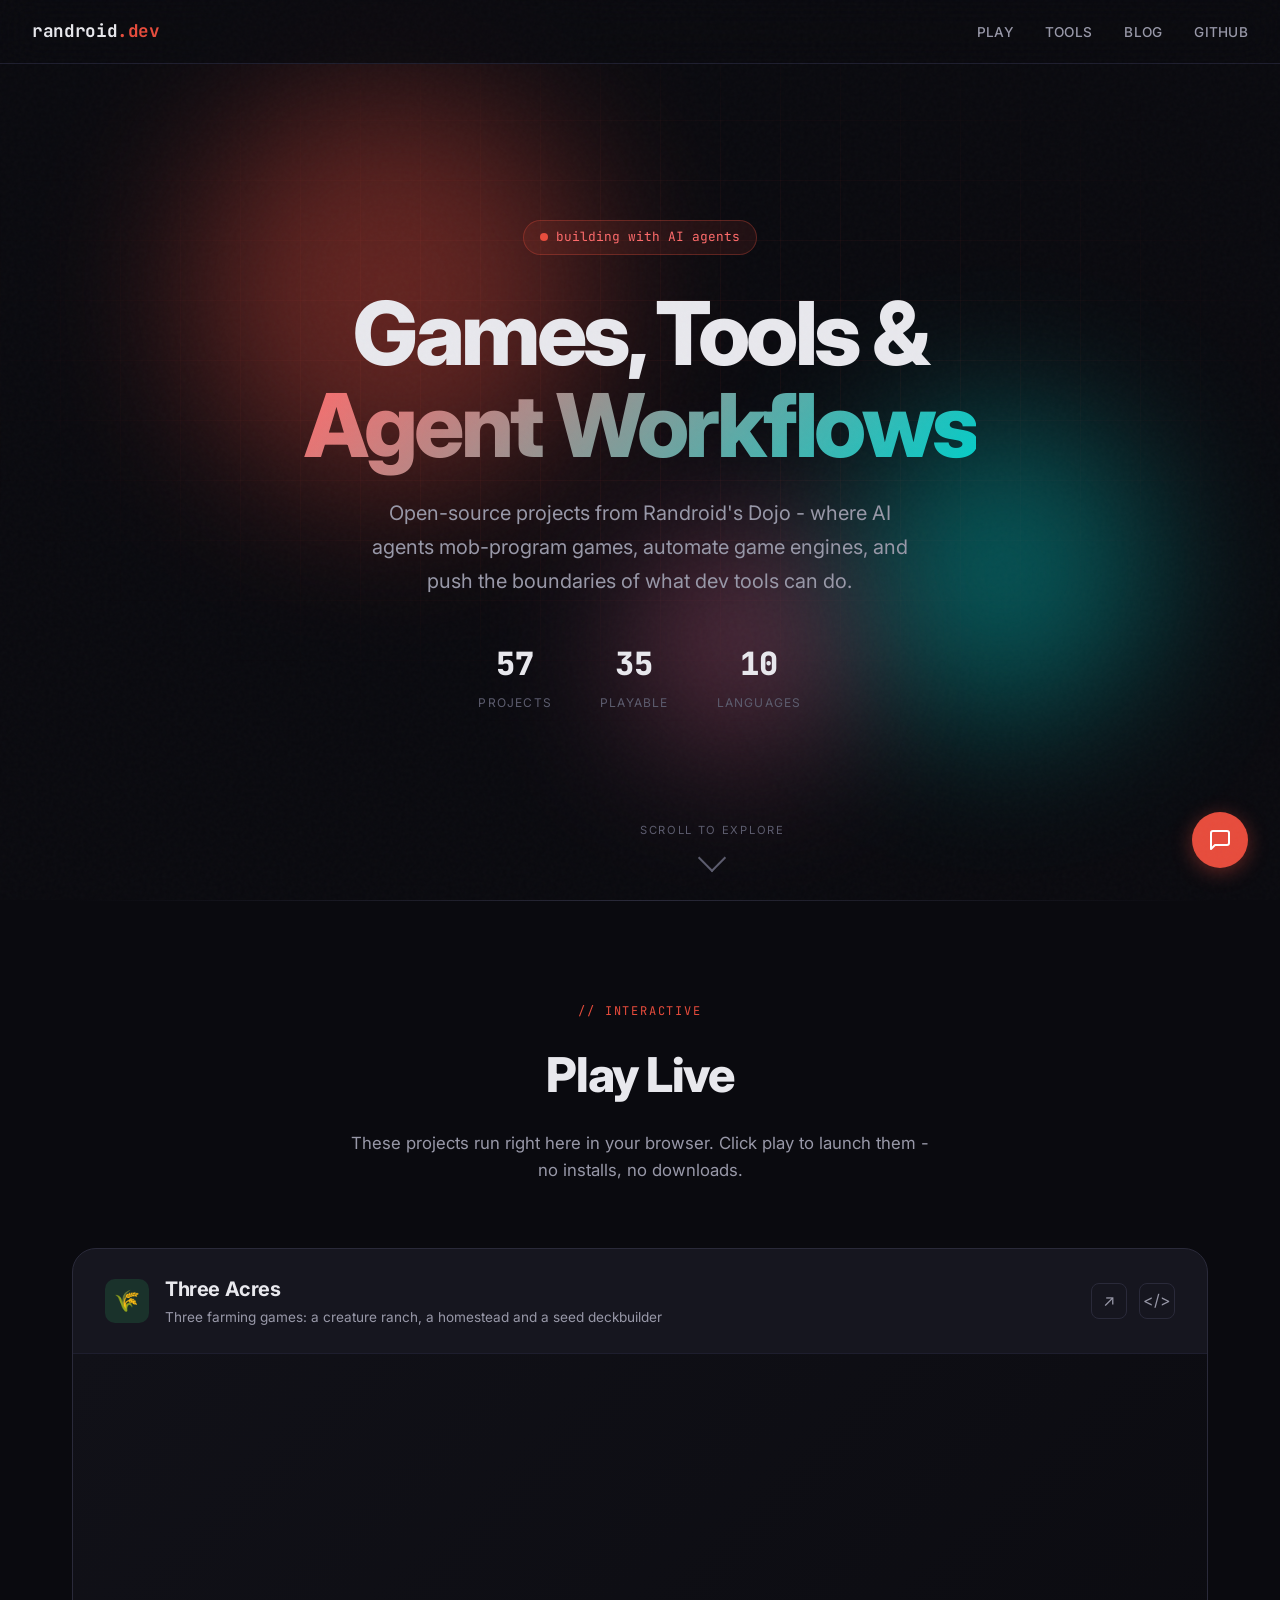
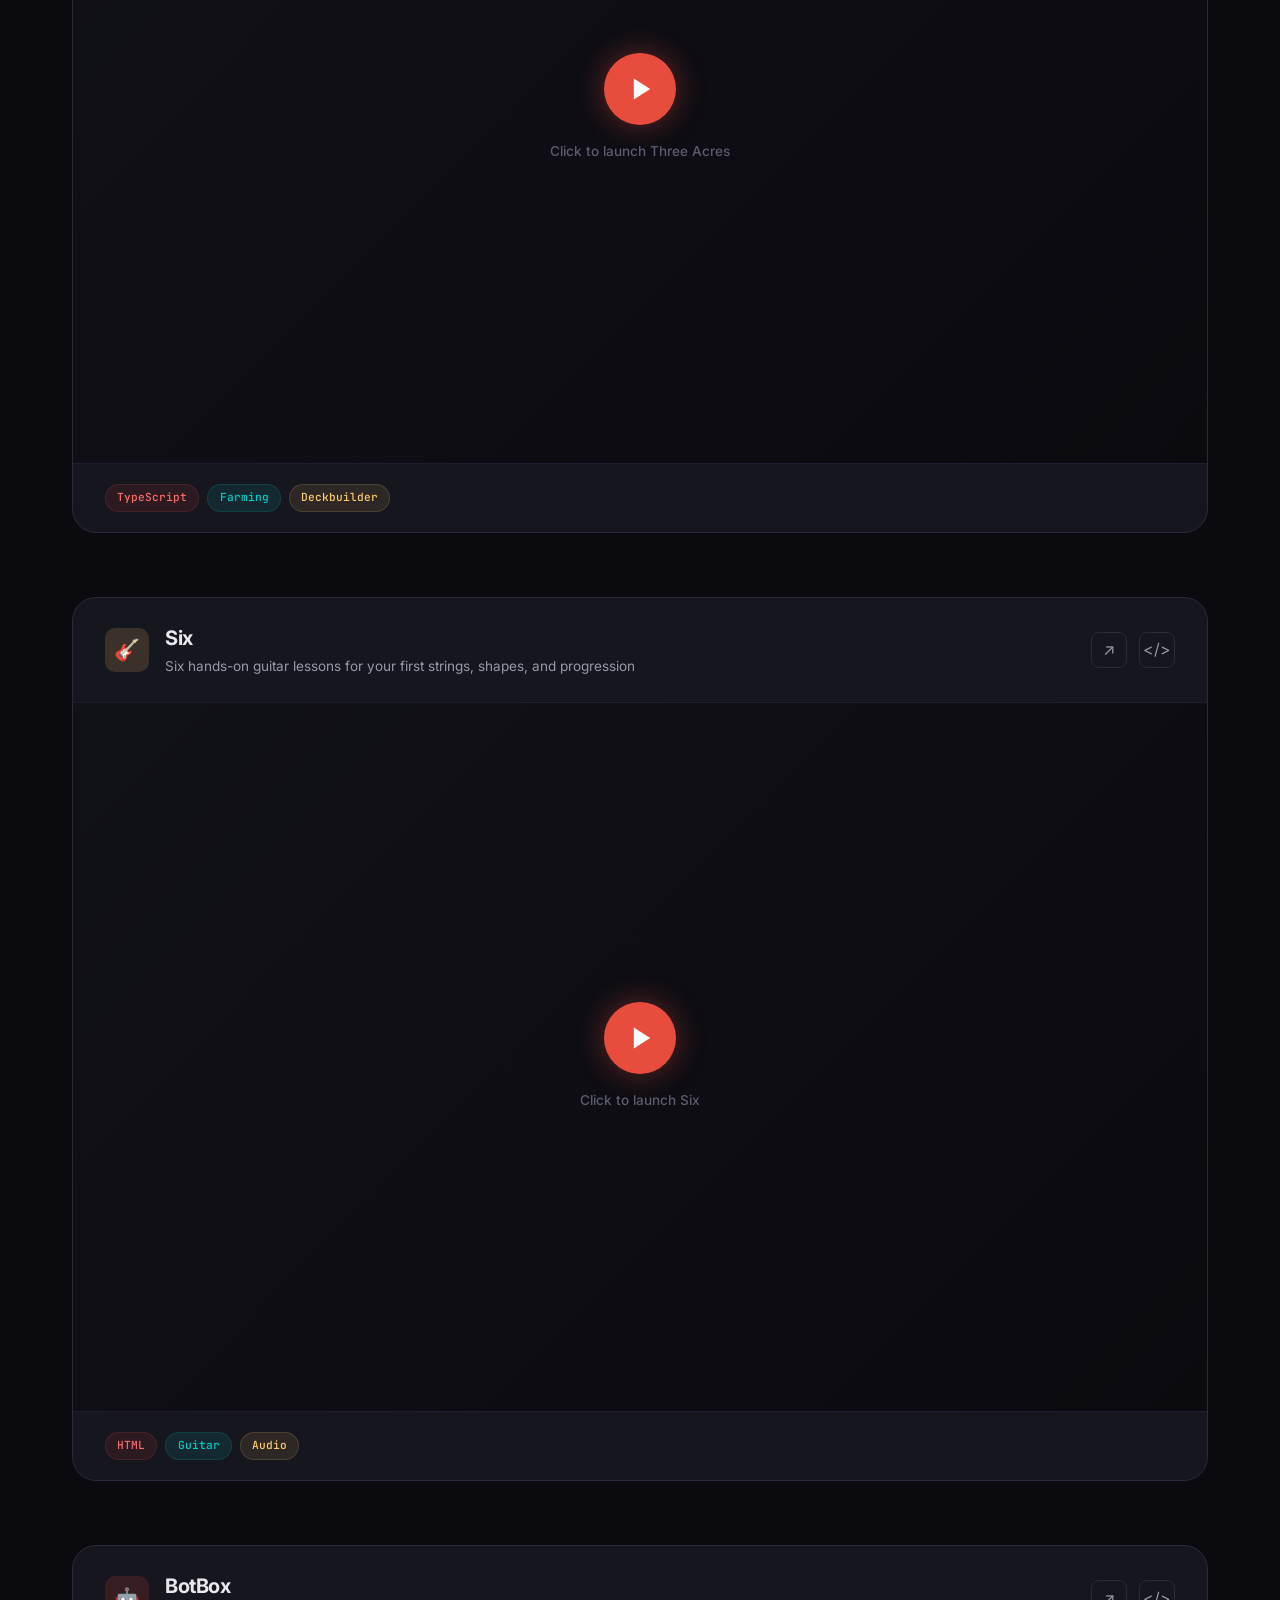
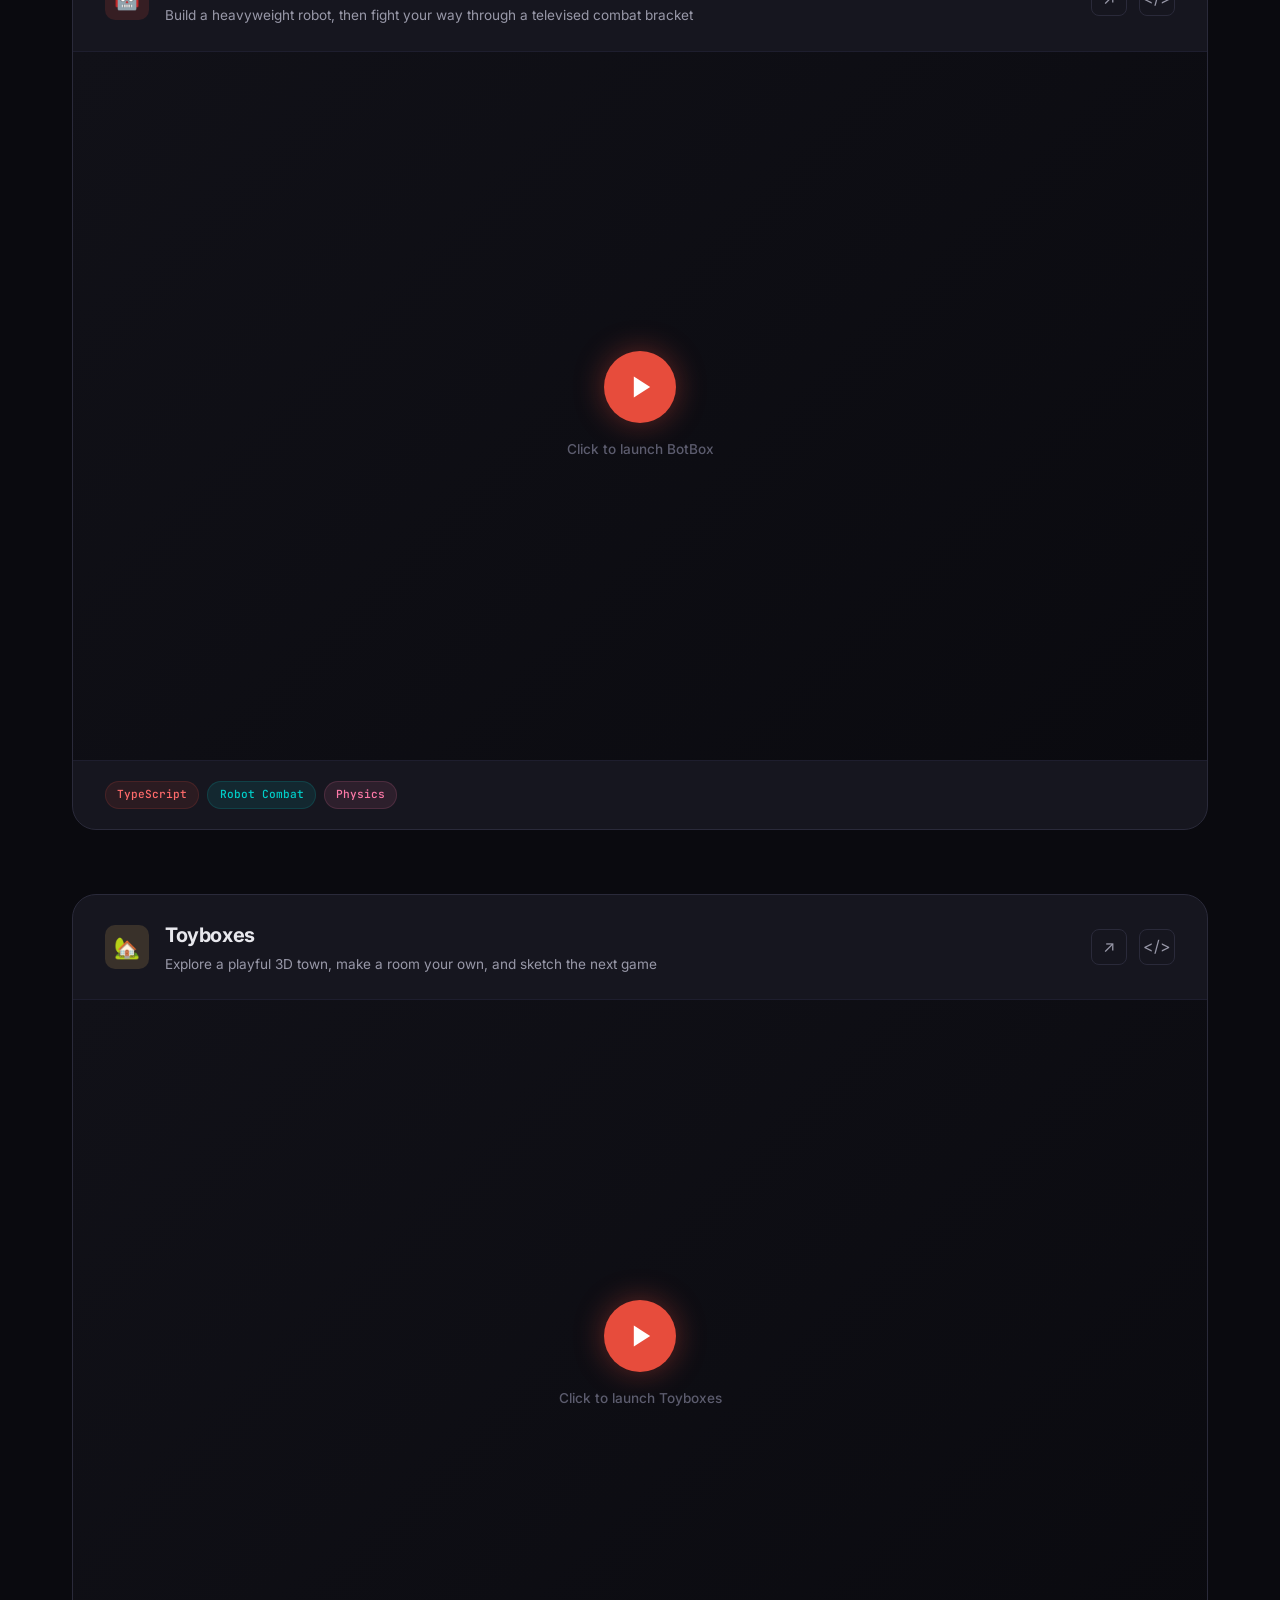
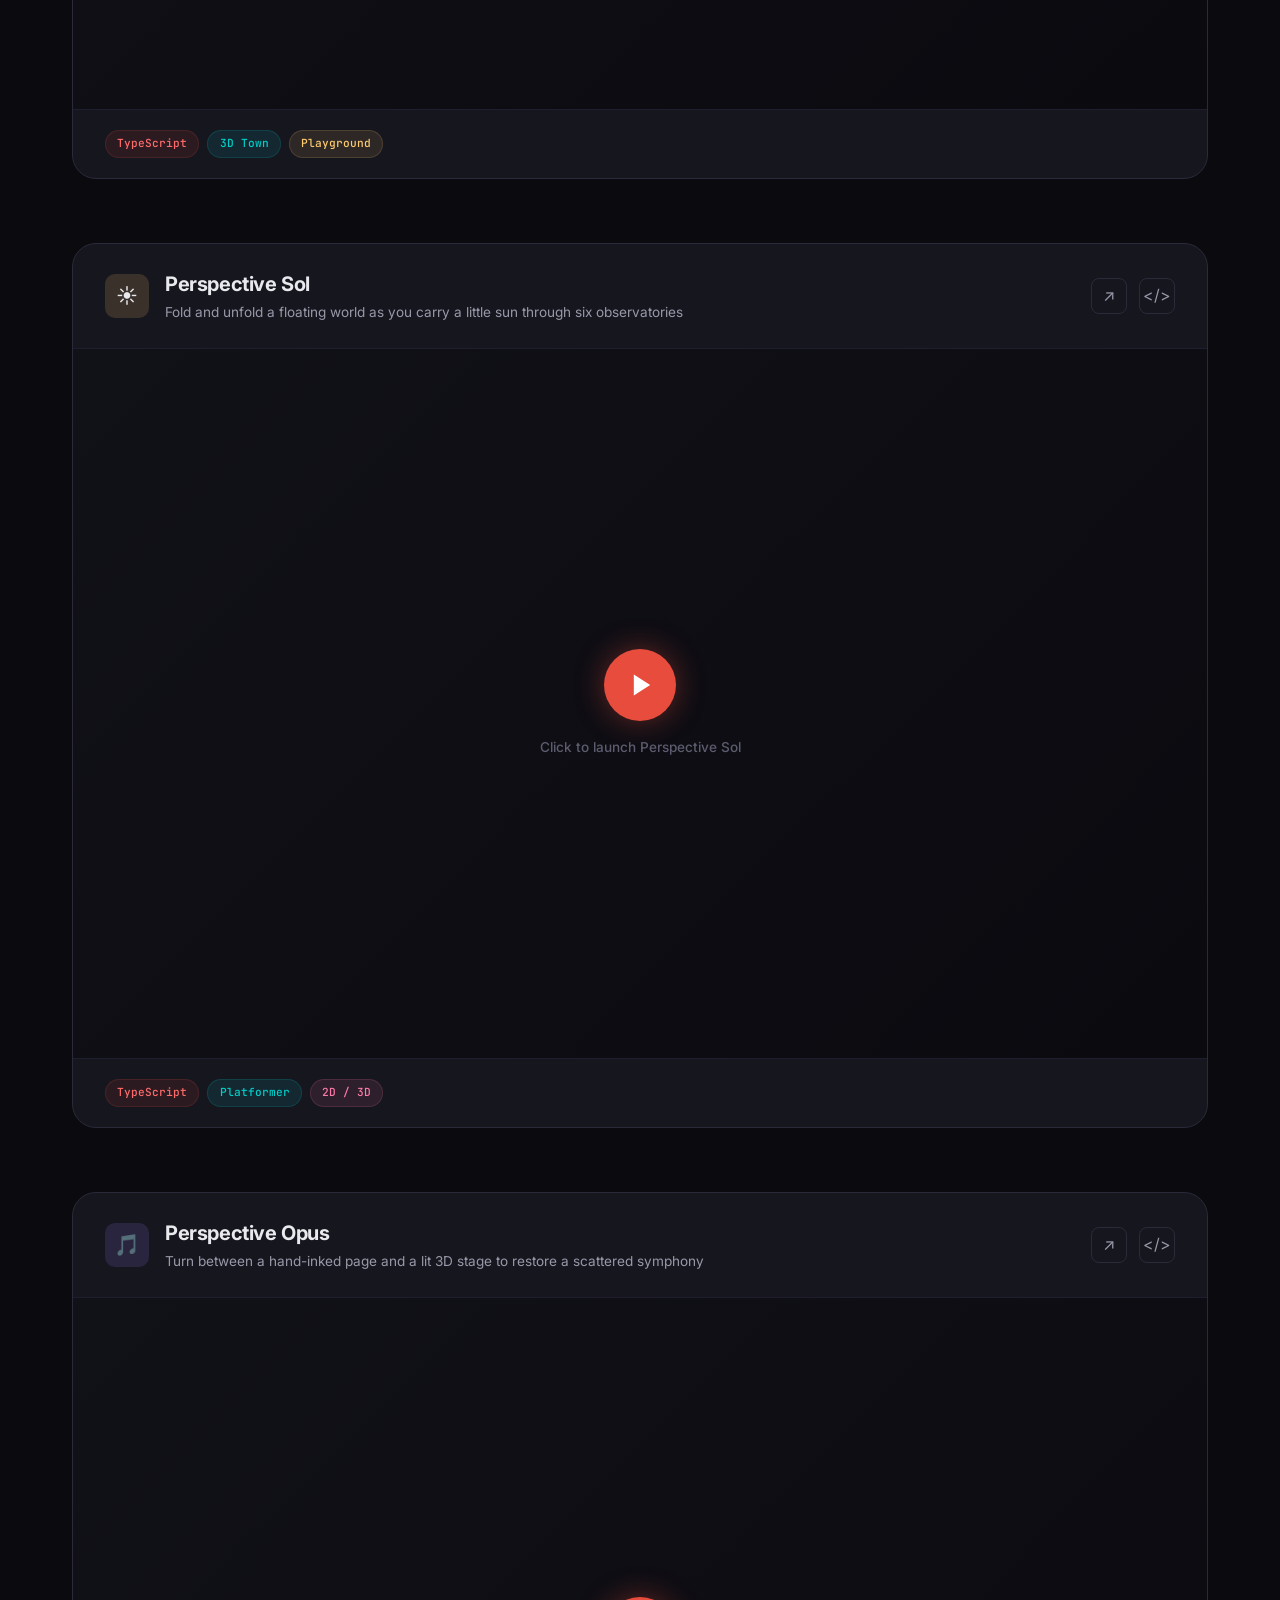
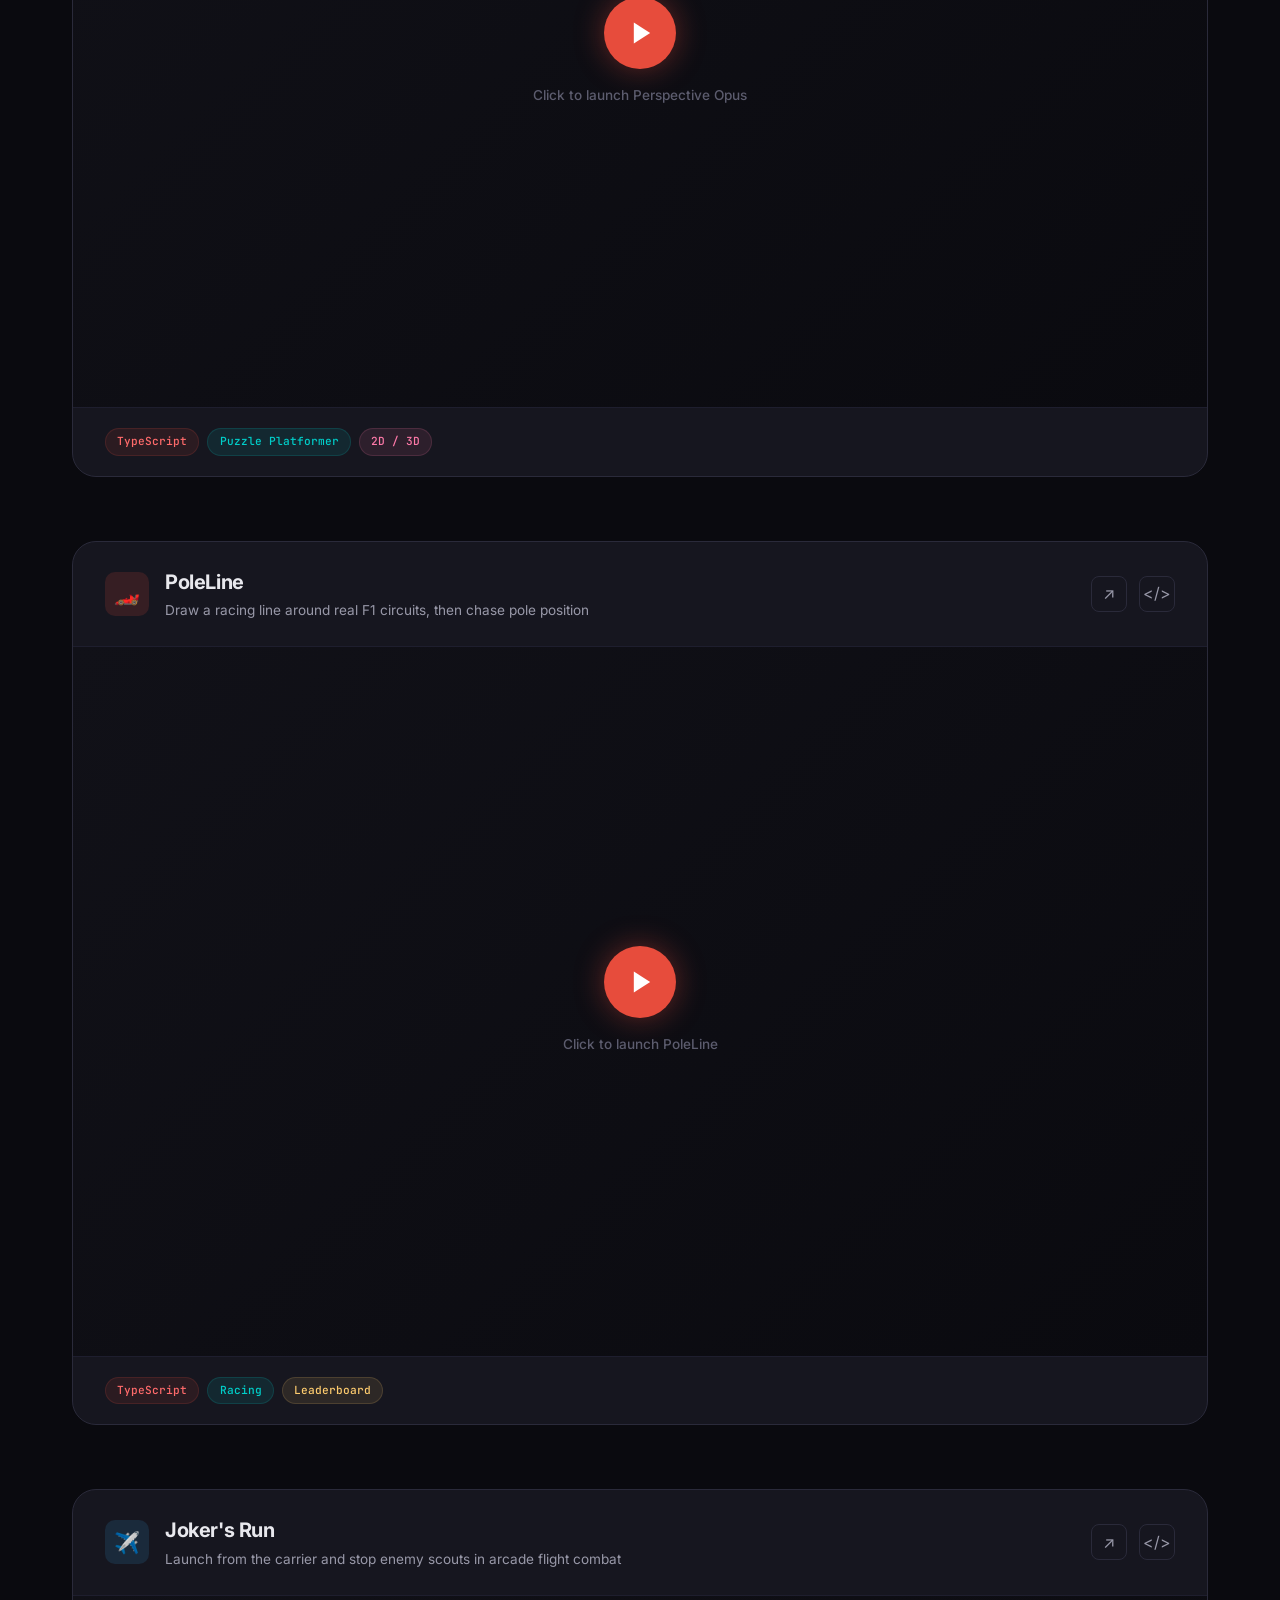
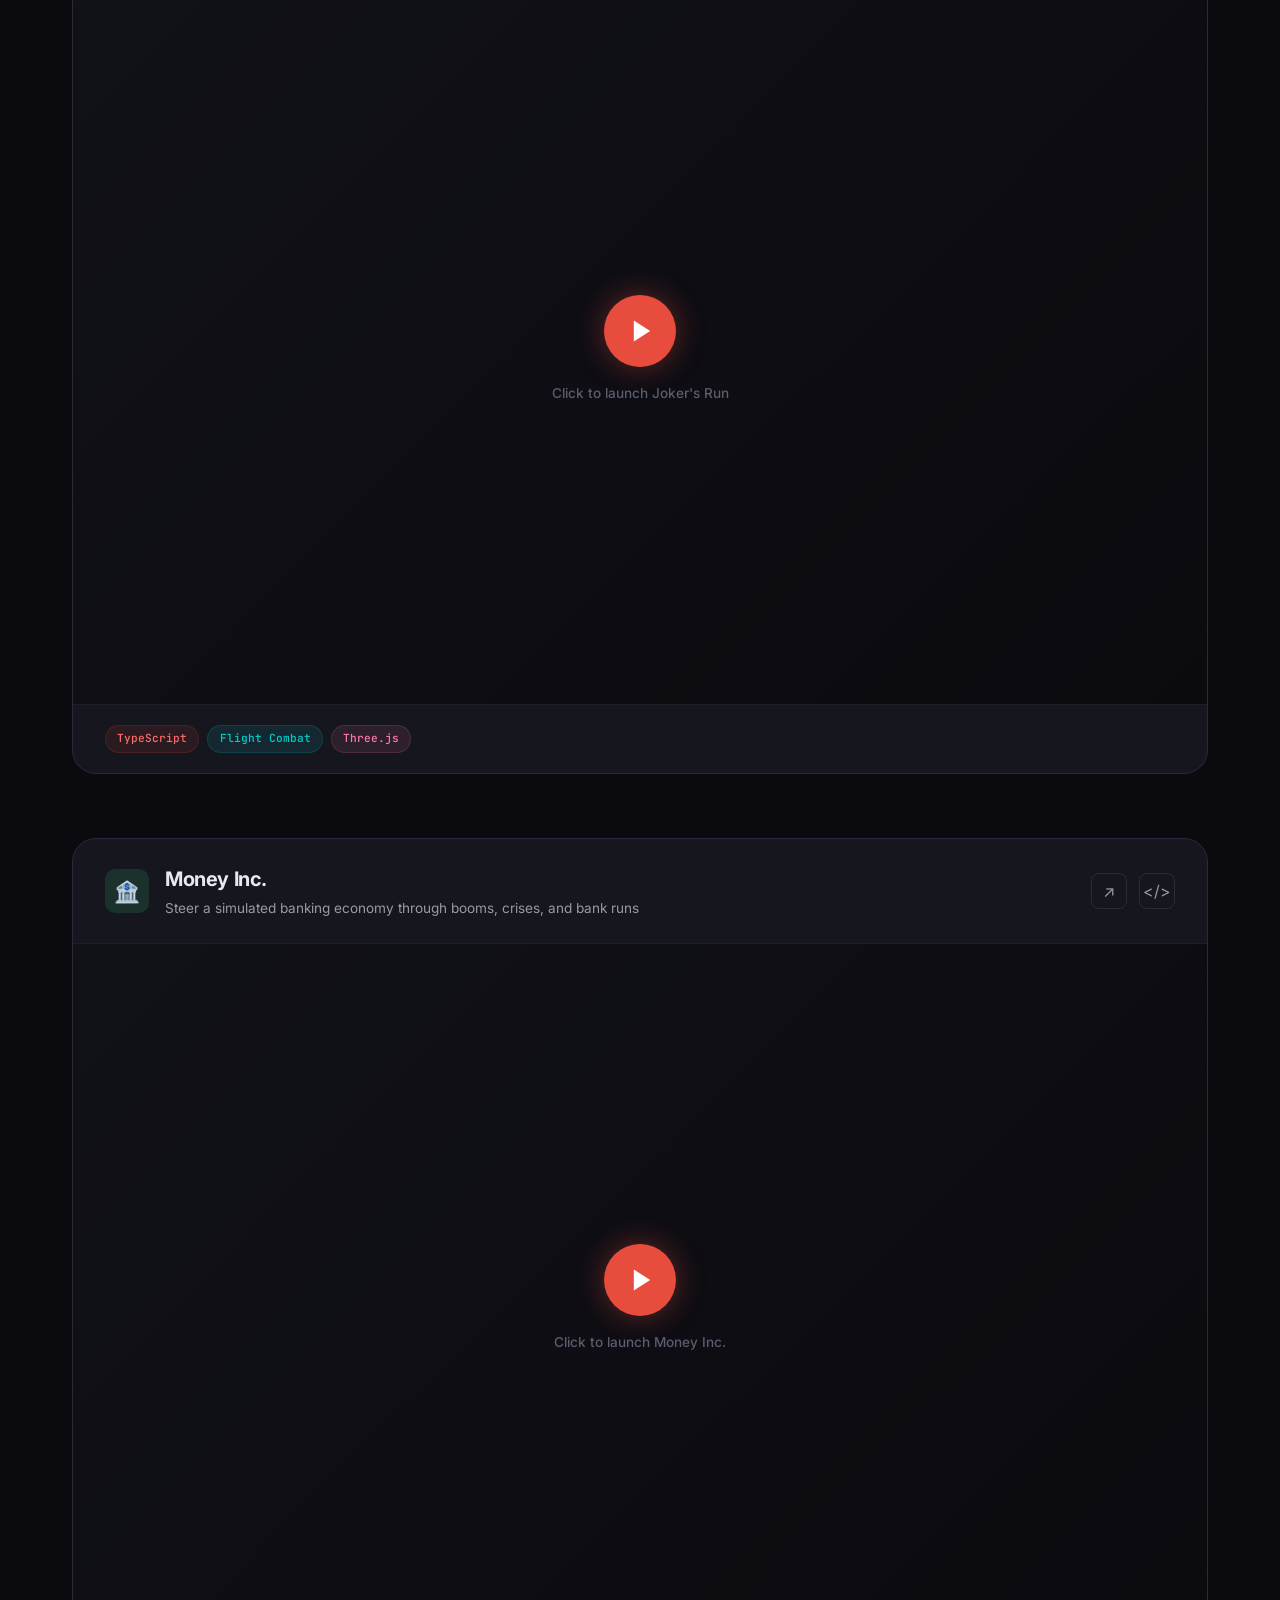
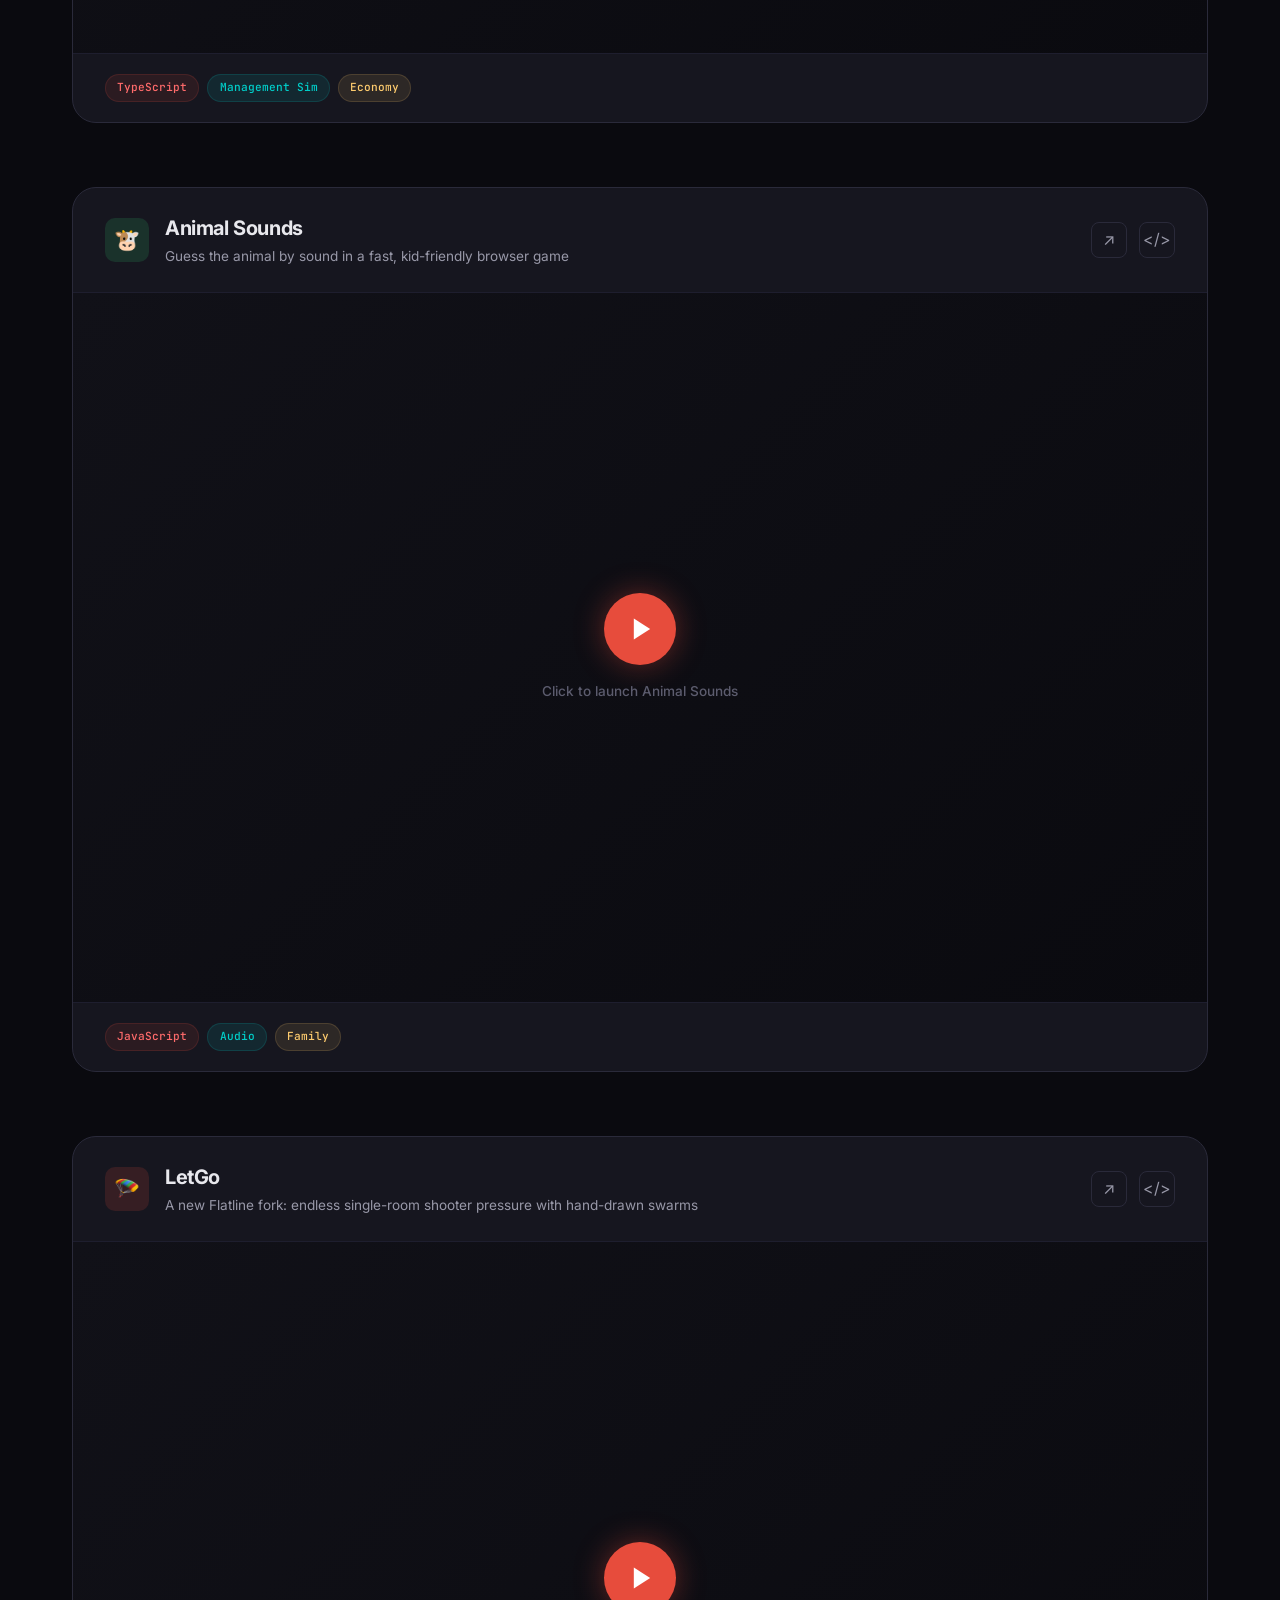
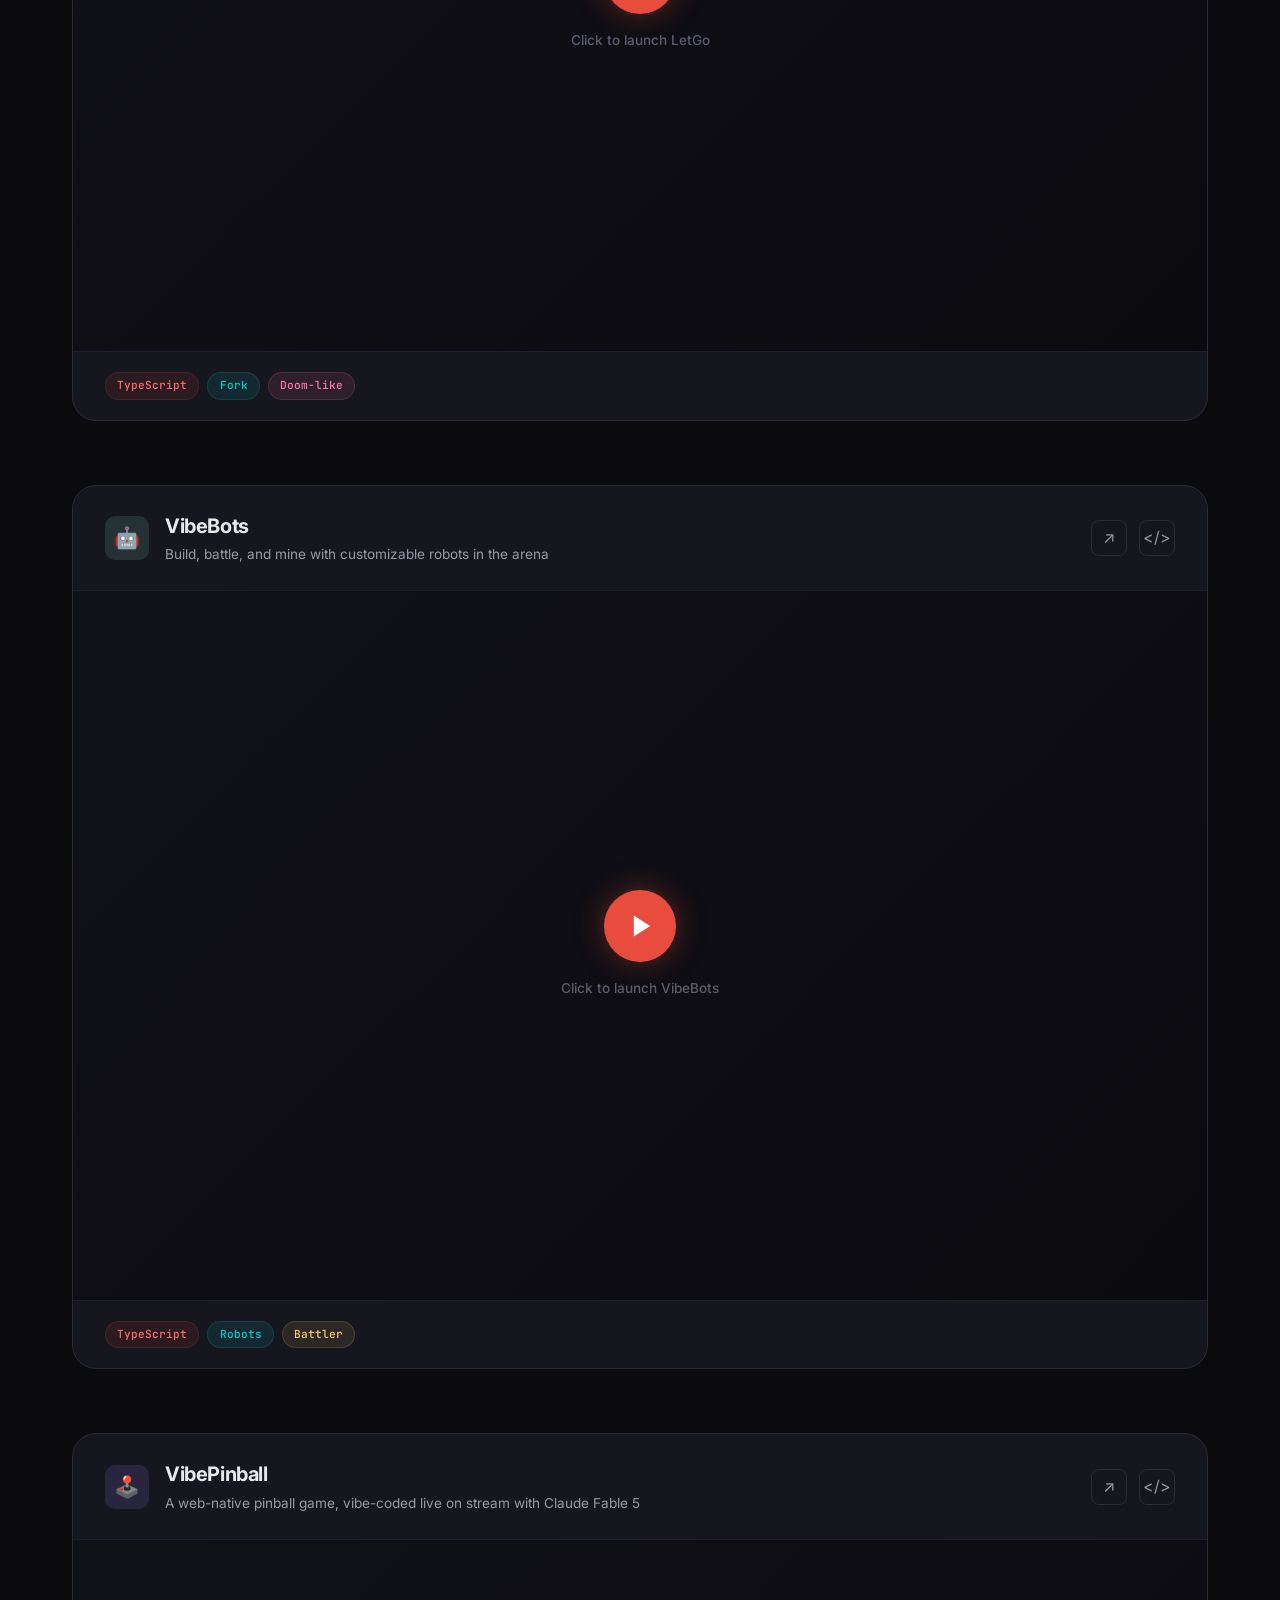
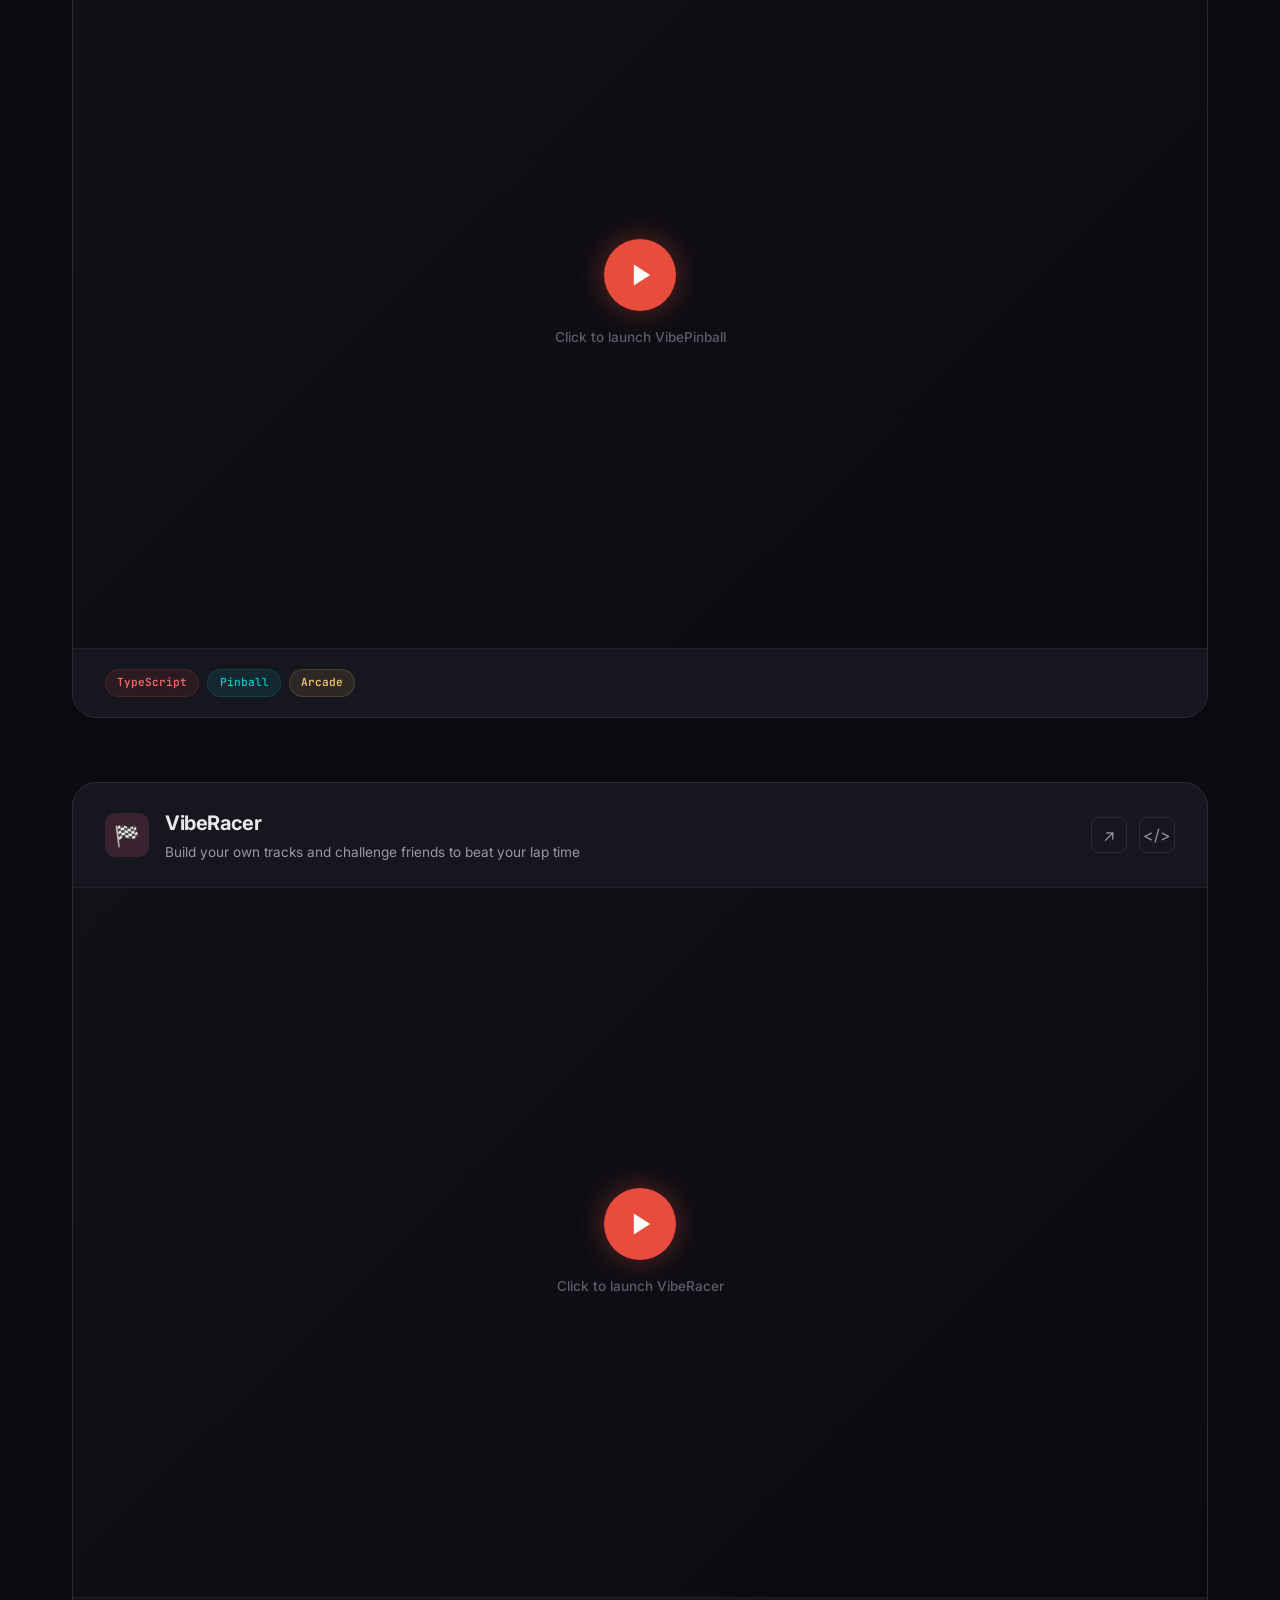
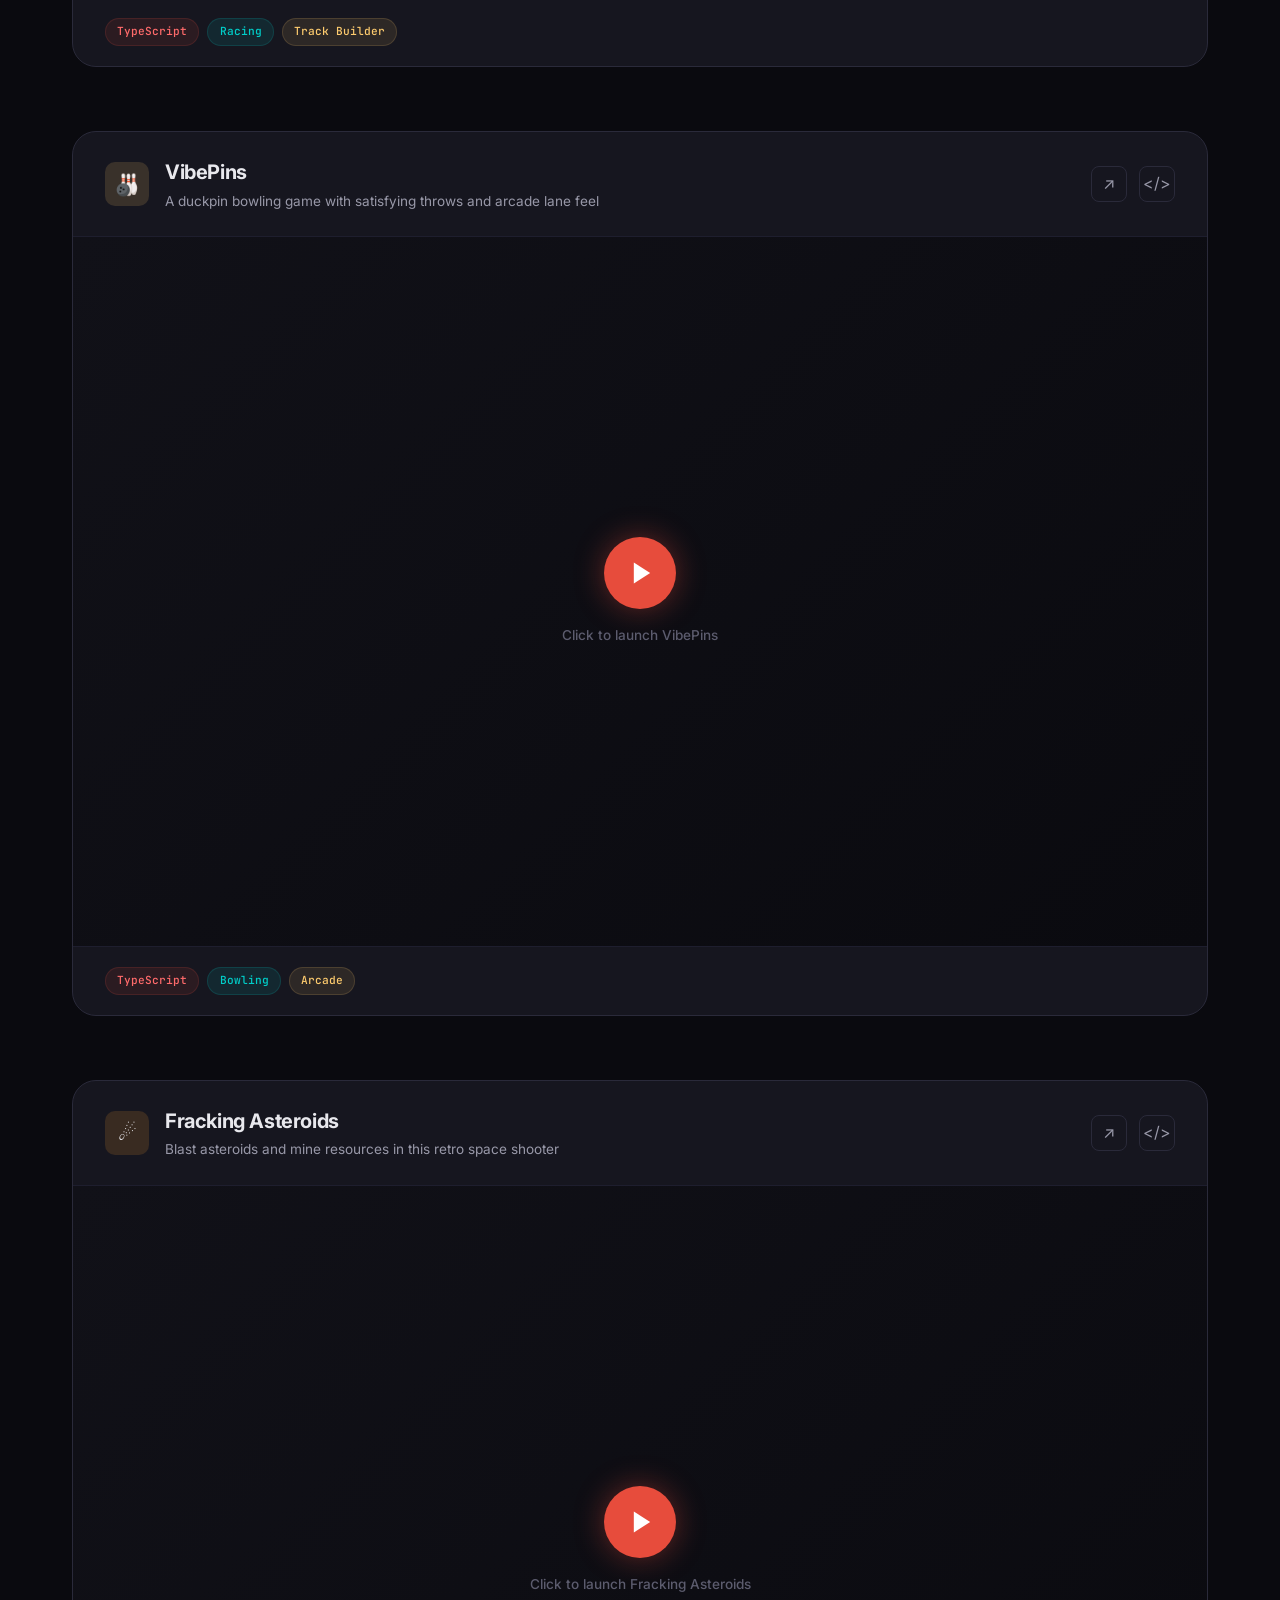
<file: index.html>
<!DOCTYPE html>
<html lang="en">
<head>
  <meta charset="UTF-8">
  <meta name="viewport" content="width=device-width, initial-scale=1.0">
  <title>Randroid's Dojo - Developer Portfolio</title>
  <meta name="description" content="Games, tools, and AI-powered dev workflows by Randroid's Dojo. Play games live, explore open-source tools, and see what happens when AI agents build software.">
  <link rel="preconnect" href="https://fonts.googleapis.com">
  <link rel="preconnect" href="https://fonts.gstatic.com" crossorigin>
  <link href="https://fonts.googleapis.com/css2?family=Inter:wght@400;500;600;700;800&family=JetBrains+Mono:wght@400;500;600;700&display=swap" rel="stylesheet">
  <link rel="stylesheet" href="styles.css">
  <link rel="icon" href="data:image/svg+xml,<svg xmlns='http://www.w3.org/2000/svg' viewBox='0 0 100 100'><text y='.9em' font-size='90'>🥋</text></svg>">
</head>
<body>

  <!-- ======== NAV ======== -->
  <nav class="nav" id="nav">
    <a href="#" class="nav-logo">randroid<span>.dev</span></a>
    <ul class="nav-links">
      <li><a href="#play" data-section="play">Play</a></li>
      <li><a href="#tools" data-section="tools">Tools</a></li>
      <li><a href="#blog" data-section="blog">Blog</a></li>
      <li><a href="https://github.com/Randroids-Dojo" target="_blank" rel="noopener">GitHub</a></li>
    </ul>
    <button class="nav-hamburger" id="menuToggle" aria-label="Menu">
      <span></span><span></span><span></span>
    </button>
  </nav>

  <!-- Mobile Menu -->
  <div class="mobile-menu" id="mobileMenu">
    <button class="mobile-close" id="menuClose" aria-label="Close menu">&times;</button>
    <a href="#play" class="mobile-link">Play</a>
    <a href="#tools" class="mobile-link">Tools</a>
    <a href="#blog" class="mobile-link">Blog</a>
    <a href="https://github.com/Randroids-Dojo" target="_blank" rel="noopener">GitHub</a>
  </div>

  <!-- ======== HERO ======== -->
  <section class="hero" id="hero">
    <div class="hero-grid-bg"></div>
    <div class="hero-orb hero-orb-1"></div>
    <div class="hero-orb hero-orb-2"></div>
    <div class="hero-orb hero-orb-3"></div>

    <div class="hero-content">
      <div class="hero-badge">
        <span class="pulse-dot"></span>
        building with AI agents
      </div>
      <h1>
        Games, Tools &amp;<br>
        <span class="gradient-text">Agent Workflows</span>
      </h1>
      <p class="hero-subtitle">
        Open-source projects from Randroid's Dojo - where AI agents mob-program games, automate game engines, and push the boundaries of what dev tools can do.
      </p>
      <div class="hero-stats">
        <div class="hero-stat">
          <div class="hero-stat-number" data-count="57">0</div>
          <div class="hero-stat-label">Projects</div>
        </div>
        <div class="hero-stat">
          <div class="hero-stat-number" data-count="35">0</div>
          <div class="hero-stat-label">Playable</div>
        </div>
        <div class="hero-stat">
          <div class="hero-stat-number" data-count="10">0</div>
          <div class="hero-stat-label">Languages</div>
        </div>
      </div>
    </div>

    <div class="hero-scroll-cue">
      <span>Scroll to explore</span>
      <div class="scroll-arrow"></div>
    </div>
  </section>

  <!-- ======== PLAYABLE PROJECTS ======== -->
  <div class="section-divider"><hr></div>

  <section class="section" id="play">
    <div class="section-header fade-in">
      <span class="section-label">// Interactive</span>
      <h2 class="section-title">Play Live</h2>
      <p class="section-desc">These projects run right here in your browser. Click play to launch them - no installs, no downloads.</p>
    </div>

    <div class="playable-grid">

      <!-- Three Acres -->
      <div class="playable-card" data-url="https://three-acres.vercel.app">
        <div class="playable-card-header">
          <div class="playable-card-info">
            <div class="playable-card-icon" style="background: rgba(46, 204, 113, 0.15);">&#x1F33E;</div>
            <div>
              <div class="playable-card-title">Three Acres</div>
              <div class="playable-card-tagline">Three farming games: a creature ranch, a homestead and a seed deckbuilder</div>
            </div>
          </div>
          <div class="playable-card-actions">
            <a href="https://three-acres.vercel.app" target="_blank" rel="noopener" class="btn-icon" title="Open in new tab">&#x2197;</a>
            <a href="https://github.com/Randroids-Dojo/ThreeAcres" target="_blank" rel="noopener" class="btn-icon" title="Source code">&lt;/&gt;</a>
          </div>
        </div>
        <div class="playable-card-embed">
          <div class="embed-placeholder" onclick="loadEmbed(this)">
            <div class="play-btn"><svg viewBox="0 0 24 24"><polygon points="5,3 19,12 5,21"/></svg></div>
            <span class="embed-label">Click to launch Three Acres</span>
          </div>
        </div>
        <div class="playable-card-footer">
          <span class="tech-tag">TypeScript</span>
          <span class="tech-tag teal">Farming</span>
          <span class="tech-tag gold">Deckbuilder</span>
        </div>
      </div>

      <!-- Six -->
      <div class="playable-card" data-url="https://six-guitar.vercel.app">
        <div class="playable-card-header">
          <div class="playable-card-info">
            <div class="playable-card-icon" style="background: rgba(253, 203, 110, 0.15);">&#x1F3B8;</div>
            <div>
              <div class="playable-card-title">Six</div>
              <div class="playable-card-tagline">Six hands-on guitar lessons for your first strings, shapes, and progression</div>
            </div>
          </div>
          <div class="playable-card-actions">
            <a href="https://six-guitar.vercel.app" target="_blank" rel="noopener" class="btn-icon" title="Open in new tab">&#x2197;</a>
            <a href="https://github.com/Randroids-Dojo/Six" target="_blank" rel="noopener" class="btn-icon" title="Source code">&lt;/&gt;</a>
          </div>
        </div>
        <div class="playable-card-embed">
          <div class="embed-placeholder" onclick="loadEmbed(this)">
            <div class="play-btn"><svg viewBox="0 0 24 24"><polygon points="5,3 19,12 5,21"/></svg></div>
            <span class="embed-label">Click to launch Six</span>
          </div>
        </div>
        <div class="playable-card-footer">
          <span class="tech-tag">HTML</span>
          <span class="tech-tag teal">Guitar</span>
          <span class="tech-tag gold">Audio</span>
        </div>
      </div>

      <!-- BotBox -->
      <div class="playable-card" data-url="https://botbox-game.vercel.app">
        <div class="playable-card-header">
          <div class="playable-card-info">
            <div class="playable-card-icon" style="background: rgba(231, 76, 60, 0.15);">&#x1F916;</div>
            <div>
              <div class="playable-card-title">BotBox</div>
              <div class="playable-card-tagline">Build a heavyweight robot, then fight your way through a televised combat bracket</div>
            </div>
          </div>
          <div class="playable-card-actions">
            <a href="https://botbox-game.vercel.app" target="_blank" rel="noopener" class="btn-icon" title="Open in new tab">&#x2197;</a>
            <a href="https://github.com/Randroids-Dojo/BotBox" target="_blank" rel="noopener" class="btn-icon" title="Source code">&lt;/&gt;</a>
          </div>
        </div>
        <div class="playable-card-embed">
          <div class="embed-placeholder" onclick="loadEmbed(this)">
            <div class="play-btn"><svg viewBox="0 0 24 24"><polygon points="5,3 19,12 5,21"/></svg></div>
            <span class="embed-label">Click to launch BotBox</span>
          </div>
        </div>
        <div class="playable-card-footer">
          <span class="tech-tag">TypeScript</span>
          <span class="tech-tag teal">Robot Combat</span>
          <span class="tech-tag pink">Physics</span>
        </div>
      </div>

      <!-- Toyboxes -->
      <div class="playable-card" data-url="https://toyboxes.games">
        <div class="playable-card-header">
          <div class="playable-card-info">
            <div class="playable-card-icon" style="background: rgba(253, 203, 110, 0.15);">&#x1F3E1;</div>
            <div>
              <div class="playable-card-title">Toyboxes</div>
              <div class="playable-card-tagline">Explore a playful 3D town, make a room your own, and sketch the next game</div>
            </div>
          </div>
          <div class="playable-card-actions">
            <a href="https://toyboxes.games" target="_blank" rel="noopener" class="btn-icon" title="Open in new tab">&#x2197;</a>
            <a href="https://github.com/Randroids-Dojo/Toyboxes" target="_blank" rel="noopener" class="btn-icon" title="Source code">&lt;/&gt;</a>
          </div>
        </div>
        <div class="playable-card-embed">
          <div class="embed-placeholder" onclick="loadEmbed(this)">
            <div class="play-btn"><svg viewBox="0 0 24 24"><polygon points="5,3 19,12 5,21"/></svg></div>
            <span class="embed-label">Click to launch Toyboxes</span>
          </div>
        </div>
        <div class="playable-card-footer">
          <span class="tech-tag">TypeScript</span>
          <span class="tech-tag teal">3D Town</span>
          <span class="tech-tag gold">Playground</span>
        </div>
      </div>

      <!-- Perspective Sol -->
      <div class="playable-card" data-url="https://perspective-sol.vercel.app">
        <div class="playable-card-header">
          <div class="playable-card-info">
            <div class="playable-card-icon" style="background: rgba(253, 203, 110, 0.15);">&#x2600;&#xFE0F;</div>
            <div>
              <div class="playable-card-title">Perspective Sol</div>
              <div class="playable-card-tagline">Fold and unfold a floating world as you carry a little sun through six observatories</div>
            </div>
          </div>
          <div class="playable-card-actions">
            <a href="https://perspective-sol.vercel.app" target="_blank" rel="noopener" class="btn-icon" title="Open in new tab">&#x2197;</a>
            <a href="https://github.com/Randroids-Dojo/PerspectiveSol" target="_blank" rel="noopener" class="btn-icon" title="Source code">&lt;/&gt;</a>
          </div>
        </div>
        <div class="playable-card-embed">
          <div class="embed-placeholder" onclick="loadEmbed(this)">
            <div class="play-btn"><svg viewBox="0 0 24 24"><polygon points="5,3 19,12 5,21"/></svg></div>
            <span class="embed-label">Click to launch Perspective Sol</span>
          </div>
        </div>
        <div class="playable-card-footer">
          <span class="tech-tag">TypeScript</span>
          <span class="tech-tag teal">Platformer</span>
          <span class="tech-tag pink">2D / 3D</span>
        </div>
      </div>

      <!-- Perspective Opus -->
      <div class="playable-card" data-url="https://perspective-opus.vercel.app">
        <div class="playable-card-header">
          <div class="playable-card-info">
            <div class="playable-card-icon" style="background: rgba(155, 120, 240, 0.15);">&#x1F3B5;</div>
            <div>
              <div class="playable-card-title">Perspective Opus</div>
              <div class="playable-card-tagline">Turn between a hand-inked page and a lit 3D stage to restore a scattered symphony</div>
            </div>
          </div>
          <div class="playable-card-actions">
            <a href="https://perspective-opus.vercel.app" target="_blank" rel="noopener" class="btn-icon" title="Open in new tab">&#x2197;</a>
            <a href="https://github.com/Randroids-Dojo/PerspectiveOpus" target="_blank" rel="noopener" class="btn-icon" title="Source code">&lt;/&gt;</a>
          </div>
        </div>
        <div class="playable-card-embed">
          <div class="embed-placeholder" onclick="loadEmbed(this)">
            <div class="play-btn"><svg viewBox="0 0 24 24"><polygon points="5,3 19,12 5,21"/></svg></div>
            <span class="embed-label">Click to launch Perspective Opus</span>
          </div>
        </div>
        <div class="playable-card-footer">
          <span class="tech-tag">TypeScript</span>
          <span class="tech-tag teal">Puzzle Platformer</span>
          <span class="tech-tag pink">2D / 3D</span>
        </div>
      </div>

      <!-- PoleLine -->
      <div class="playable-card" data-url="https://pole-line.vercel.app">
        <div class="playable-card-header">
          <div class="playable-card-info">
            <div class="playable-card-icon" style="background: rgba(231, 76, 60, 0.15);">&#x1F3CE;&#xFE0F;</div>
            <div>
              <div class="playable-card-title">PoleLine</div>
              <div class="playable-card-tagline">Draw a racing line around real F1 circuits, then chase pole position</div>
            </div>
          </div>
          <div class="playable-card-actions">
            <a href="https://pole-line.vercel.app" target="_blank" rel="noopener" class="btn-icon" title="Open in new tab">&#x2197;</a>
            <a href="https://github.com/Randroids-Dojo/PoleLine" target="_blank" rel="noopener" class="btn-icon" title="Source code">&lt;/&gt;</a>
          </div>
        </div>
        <div class="playable-card-embed">
          <div class="embed-placeholder" onclick="loadEmbed(this)">
            <div class="play-btn"><svg viewBox="0 0 24 24"><polygon points="5,3 19,12 5,21"/></svg></div>
            <span class="embed-label">Click to launch PoleLine</span>
          </div>
        </div>
        <div class="playable-card-footer">
          <span class="tech-tag">TypeScript</span>
          <span class="tech-tag teal">Racing</span>
          <span class="tech-tag gold">Leaderboard</span>
        </div>
      </div>

      <!-- Joker's Run -->
      <div class="playable-card" data-url="https://jokers-run-arcade.vercel.app">
        <div class="playable-card-header">
          <div class="playable-card-info">
            <div class="playable-card-icon" style="background: rgba(52, 152, 219, 0.15);">&#x2708;&#xFE0F;</div>
            <div>
              <div class="playable-card-title">Joker's Run</div>
              <div class="playable-card-tagline">Launch from the carrier and stop enemy scouts in arcade flight combat</div>
            </div>
          </div>
          <div class="playable-card-actions">
            <a href="https://jokers-run-arcade.vercel.app" target="_blank" rel="noopener" class="btn-icon" title="Open in new tab">&#x2197;</a>
            <a href="https://github.com/Randroids-Dojo/JokersRunArcade" target="_blank" rel="noopener" class="btn-icon" title="Source code">&lt;/&gt;</a>
          </div>
        </div>
        <div class="playable-card-embed">
          <div class="embed-placeholder" onclick="loadEmbed(this)">
            <div class="play-btn"><svg viewBox="0 0 24 24"><polygon points="5,3 19,12 5,21"/></svg></div>
            <span class="embed-label">Click to launch Joker's Run</span>
          </div>
        </div>
        <div class="playable-card-footer">
          <span class="tech-tag">TypeScript</span>
          <span class="tech-tag teal">Flight Combat</span>
          <span class="tech-tag pink">Three.js</span>
        </div>
      </div>

      <!-- Money Inc. -->
      <div class="playable-card" data-url="https://money-inc-dev.vercel.app">
        <div class="playable-card-header">
          <div class="playable-card-info">
            <div class="playable-card-icon" style="background: rgba(46, 204, 113, 0.15);">&#x1F3E6;</div>
            <div>
              <div class="playable-card-title">Money Inc.</div>
              <div class="playable-card-tagline">Steer a simulated banking economy through booms, crises, and bank runs</div>
            </div>
          </div>
          <div class="playable-card-actions">
            <a href="https://money-inc-dev.vercel.app" target="_blank" rel="noopener" class="btn-icon" title="Open in new tab">&#x2197;</a>
            <a href="https://github.com/Randroids-Dojo/Money-Inc" target="_blank" rel="noopener" class="btn-icon" title="Source code">&lt;/&gt;</a>
          </div>
        </div>
        <div class="playable-card-embed">
          <div class="embed-placeholder" onclick="loadEmbed(this)">
            <div class="play-btn"><svg viewBox="0 0 24 24"><polygon points="5,3 19,12 5,21"/></svg></div>
            <span class="embed-label">Click to launch Money Inc.</span>
          </div>
        </div>
        <div class="playable-card-footer">
          <span class="tech-tag">TypeScript</span>
          <span class="tech-tag teal">Management Sim</span>
          <span class="tech-tag gold">Economy</span>
        </div>
      </div>

      <!-- Animal Sounds -->
      <div class="playable-card" data-url="https://animal-sounds-beta.vercel.app">
        <div class="playable-card-header">
          <div class="playable-card-info">
            <div class="playable-card-icon" style="background: rgba(46, 204, 113, 0.15);">&#x1F42E;</div>
            <div>
              <div class="playable-card-title">Animal Sounds</div>
              <div class="playable-card-tagline">Guess the animal by sound in a fast, kid-friendly browser game</div>
            </div>
          </div>
          <div class="playable-card-actions">
            <a href="https://animal-sounds-beta.vercel.app" target="_blank" rel="noopener" class="btn-icon" title="Open in new tab">&#x2197;</a>
            <a href="https://github.com/Randroids-Dojo/Animal-Sounds" target="_blank" rel="noopener" class="btn-icon" title="Source code">&lt;/&gt;</a>
          </div>
        </div>
        <div class="playable-card-embed">
          <div class="embed-placeholder" onclick="loadEmbed(this)">
            <div class="play-btn"><svg viewBox="0 0 24 24"><polygon points="5,3 19,12 5,21"/></svg></div>
            <span class="embed-label">Click to launch Animal Sounds</span>
          </div>
        </div>
        <div class="playable-card-footer">
          <span class="tech-tag">JavaScript</span>
          <span class="tech-tag teal">Audio</span>
          <span class="tech-tag gold">Family</span>
        </div>
      </div>

      <!-- LetGo -->
      <div class="playable-card" data-url="https://let-go-kappa.vercel.app">
        <div class="playable-card-header">
          <div class="playable-card-info">
            <div class="playable-card-icon" style="background: rgba(231, 76, 60, 0.15);">&#x1FA82;</div>
            <div>
              <div class="playable-card-title">LetGo</div>
              <div class="playable-card-tagline">A new Flatline fork: endless single-room shooter pressure with hand-drawn swarms</div>
            </div>
          </div>
          <div class="playable-card-actions">
            <a href="https://let-go-kappa.vercel.app" target="_blank" rel="noopener" class="btn-icon" title="Open in new tab">&#x2197;</a>
            <a href="https://github.com/Randroids-Dojo/LetGo" target="_blank" rel="noopener" class="btn-icon" title="Source code">&lt;/&gt;</a>
          </div>
        </div>
        <div class="playable-card-embed">
          <div class="embed-placeholder" onclick="loadEmbed(this)">
            <div class="play-btn"><svg viewBox="0 0 24 24"><polygon points="5,3 19,12 5,21"/></svg></div>
            <span class="embed-label">Click to launch LetGo</span>
          </div>
        </div>
        <div class="playable-card-footer">
          <span class="tech-tag">TypeScript</span>
          <span class="tech-tag teal">Fork</span>
          <span class="tech-tag pink">Doom-like</span>
        </div>
      </div>

      <!-- VibeBots -->
      <div class="playable-card" data-url="https://vibebots.randroid.dev">
        <div class="playable-card-header">
          <div class="playable-card-info">
            <div class="playable-card-icon" style="background: rgba(120, 200, 180, 0.15);">&#x1F916;</div>
            <div>
              <div class="playable-card-title">VibeBots</div>
              <div class="playable-card-tagline">Build, battle, and mine with customizable robots in the arena</div>
            </div>
          </div>
          <div class="playable-card-actions">
            <a href="https://vibebots.randroid.dev" target="_blank" rel="noopener" class="btn-icon" title="Open in new tab">&#x2197;</a>
            <a href="https://github.com/Randroids-Dojo/VibeBots" target="_blank" rel="noopener" class="btn-icon" title="Source code">&lt;/&gt;</a>
          </div>
        </div>
        <div class="playable-card-embed">
          <div class="embed-placeholder" onclick="loadEmbed(this)">
            <div class="play-btn"><svg viewBox="0 0 24 24"><polygon points="5,3 19,12 5,21"/></svg></div>
            <span class="embed-label">Click to launch VibeBots</span>
          </div>
        </div>
        <div class="playable-card-footer">
          <span class="tech-tag">TypeScript</span>
          <span class="tech-tag teal">Robots</span>
          <span class="tech-tag gold">Battler</span>
        </div>
      </div>

      <!-- VibePinball -->
      <div class="playable-card" data-url="https://vibe-pinball.vercel.app">
        <div class="playable-card-header">
          <div class="playable-card-info">
            <div class="playable-card-icon" style="background: rgba(155, 120, 240, 0.15);">&#x1F579;&#xFE0F;</div>
            <div>
              <div class="playable-card-title">VibePinball</div>
              <div class="playable-card-tagline">A web-native pinball game, vibe-coded live on stream with Claude Fable 5</div>
            </div>
          </div>
          <div class="playable-card-actions">
            <a href="https://vibe-pinball.vercel.app" target="_blank" rel="noopener" class="btn-icon" title="Open in new tab">&#x2197;</a>
            <a href="https://github.com/Randroids-Dojo/VibePinball" target="_blank" rel="noopener" class="btn-icon" title="Source code">&lt;/&gt;</a>
          </div>
        </div>
        <div class="playable-card-embed">
          <div class="embed-placeholder" onclick="loadEmbed(this)">
            <div class="play-btn"><svg viewBox="0 0 24 24"><polygon points="5,3 19,12 5,21"/></svg></div>
            <span class="embed-label">Click to launch VibePinball</span>
          </div>
        </div>
        <div class="playable-card-footer">
          <span class="tech-tag">TypeScript</span>
          <span class="tech-tag teal">Pinball</span>
          <span class="tech-tag gold">Arcade</span>
        </div>
      </div>

      <!-- VibeRacer -->
      <div class="playable-card" data-url="https://vibe-racer-three.vercel.app">
        <div class="playable-card-header">
          <div class="playable-card-info">
            <div class="playable-card-icon" style="background: rgba(255, 99, 132, 0.15);">&#x1F3C1;</div>
            <div>
              <div class="playable-card-title">VibeRacer</div>
              <div class="playable-card-tagline">Build your own tracks and challenge friends to beat your lap time</div>
            </div>
          </div>
          <div class="playable-card-actions">
            <a href="https://vibe-racer-three.vercel.app" target="_blank" rel="noopener" class="btn-icon" title="Open in new tab">&#x2197;</a>
            <a href="https://github.com/Randroids-Dojo/VibeRacer" target="_blank" rel="noopener" class="btn-icon" title="Source code">&lt;/&gt;</a>
          </div>
        </div>
        <div class="playable-card-embed">
          <div class="embed-placeholder" onclick="loadEmbed(this)">
            <div class="play-btn"><svg viewBox="0 0 24 24"><polygon points="5,3 19,12 5,21"/></svg></div>
            <span class="embed-label">Click to launch VibeRacer</span>
          </div>
        </div>
        <div class="playable-card-footer">
          <span class="tech-tag">TypeScript</span>
          <span class="tech-tag teal">Racing</span>
          <span class="tech-tag gold">Track Builder</span>
        </div>
      </div>

      <!-- VibePins -->
      <div class="playable-card" data-url="https://vibe-pins.vercel.app">
        <div class="playable-card-header">
          <div class="playable-card-info">
            <div class="playable-card-icon" style="background: rgba(253, 203, 110, 0.15);">&#x1F3B3;</div>
            <div>
              <div class="playable-card-title">VibePins</div>
              <div class="playable-card-tagline">A duckpin bowling game with satisfying throws and arcade lane feel</div>
            </div>
          </div>
          <div class="playable-card-actions">
            <a href="https://vibe-pins.vercel.app" target="_blank" rel="noopener" class="btn-icon" title="Open in new tab">&#x2197;</a>
            <a href="https://github.com/Randroids-Dojo/VibePins" target="_blank" rel="noopener" class="btn-icon" title="Source code">&lt;/&gt;</a>
          </div>
        </div>
        <div class="playable-card-embed">
          <div class="embed-placeholder" onclick="loadEmbed(this)">
            <div class="play-btn"><svg viewBox="0 0 24 24"><polygon points="5,3 19,12 5,21"/></svg></div>
            <span class="embed-label">Click to launch VibePins</span>
          </div>
        </div>
        <div class="playable-card-footer">
          <span class="tech-tag">TypeScript</span>
          <span class="tech-tag teal">Bowling</span>
          <span class="tech-tag gold">Arcade</span>
        </div>
      </div>

      <!-- FrackingAsteroids -->
      <div class="playable-card" data-url="https://fracking-asteroids.vercel.app">
        <div class="playable-card-header">
          <div class="playable-card-info">
            <div class="playable-card-icon" style="background: rgba(255, 160, 50, 0.15);">&#x2604;</div>
            <div>
              <div class="playable-card-title">Fracking Asteroids</div>
              <div class="playable-card-tagline">Blast asteroids and mine resources in this retro space shooter</div>
            </div>
          </div>
          <div class="playable-card-actions">
            <a href="https://fracking-asteroids.vercel.app" target="_blank" rel="noopener" class="btn-icon" title="Open in new tab">&#x2197;</a>
            <a href="https://github.com/Randroids-Dojo/FrackingAsteroids" target="_blank" rel="noopener" class="btn-icon" title="Source code">&lt;/&gt;</a>
          </div>
        </div>
        <div class="playable-card-embed">
          <div class="embed-placeholder" onclick="loadEmbed(this)">
            <div class="play-btn"><svg viewBox="0 0 24 24"><polygon points="5,3 19,12 5,21"/></svg></div>
            <span class="embed-label">Click to launch Fracking Asteroids</span>
          </div>
        </div>
        <div class="playable-card-footer">
          <span class="tech-tag">TypeScript</span>
          <span class="tech-tag teal">Arcade</span>
          <span class="tech-tag gold">Space</span>
        </div>
      </div>

      <!-- Hoops -->
      <div class="playable-card" data-url="https://hoops-kappa.vercel.app">
        <div class="playable-card-header">
          <div class="playable-card-info">
            <div class="playable-card-icon" style="background: rgba(255, 165, 0, 0.15);">&#x1F3C0;</div>
            <div>
              <div class="playable-card-title">Hoops</div>
              <div class="playable-card-tagline">Set a high score in this arcade-style basketball shooter</div>
            </div>
          </div>
          <div class="playable-card-actions">
            <a href="https://hoops-kappa.vercel.app" target="_blank" rel="noopener" class="btn-icon" title="Open in new tab">&#x2197;</a>
            <a href="https://github.com/Randroids-Dojo/Hoops" target="_blank" rel="noopener" class="btn-icon" title="Source code">&lt;/&gt;</a>
          </div>
        </div>
        <div class="playable-card-embed">
          <div class="embed-placeholder" onclick="loadEmbed(this)">
            <div class="play-btn"><svg viewBox="0 0 24 24"><polygon points="5,3 19,12 5,21"/></svg></div>
            <span class="embed-label">Click to launch Hoops</span>
          </div>
        </div>
        <div class="playable-card-footer">
          <span class="tech-tag">JavaScript</span>
          <span class="tech-tag teal">HTML5 Canvas</span>
          <span class="tech-tag pink">Arcade</span>
        </div>
      </div>

      <!-- Mi Casa Es Su Casa -->
      <div class="playable-card" data-url="https://mi-casa-es-su-casa.vercel.app">
        <div class="playable-card-header">
          <div class="playable-card-info">
            <div class="playable-card-icon" style="background: rgba(210, 160, 90, 0.15);">&#x1F3E0;</div>
            <div>
              <div class="playable-card-title">Mi Casa Es Su Casa</div>
              <div class="playable-card-tagline">Persistent dollhouse life sim - visit anyone's home by name</div>
            </div>
          </div>
          <div class="playable-card-actions">
            <a href="https://mi-casa-es-su-casa.vercel.app" target="_blank" rel="noopener" class="btn-icon" title="Open in new tab">&#x2197;</a>
            <a href="https://github.com/Randroids-Dojo/mi-casa-es-su-casa" target="_blank" rel="noopener" class="btn-icon" title="Source code">&lt;/&gt;</a>
          </div>
        </div>
        <div class="playable-card-embed">
          <div class="embed-placeholder mcesc-placeholder">
            <div class="mcesc-prompt">
              <div class="mcesc-play" onclick="loadEmbed(this.closest('.embed-placeholder'))">
                <div class="play-btn"><svg viewBox="0 0 24 24"><polygon points="5,3 19,12 5,21"/></svg></div>
                <span class="embed-label">Click to launch</span>
              </div>
              <div class="mcesc-divider">or visit a specific home</div>
              <form class="mcesc-form" onsubmit="loadMiCasa(event, this)">
                <input class="mcesc-input" type="text" placeholder="Enter a name…" maxlength="20" autocomplete="off" spellcheck="false" />
                <button class="mcesc-btn" type="submit">Visit</button>
              </form>
            </div>
          </div>
        </div>
        <div class="playable-card-footer">
          <span class="tech-tag">Three.js</span>
          <span class="tech-tag teal">Life Sim</span>
          <span class="tech-tag gold">Persistent</span>
        </div>
      </div>

      <!-- BlockPunchKick -->
      <div class="playable-card" data-url="https://block-punch-kick.vercel.app">
        <div class="playable-card-header">
          <div class="playable-card-info">
            <div class="playable-card-icon" style="background: rgba(231, 76, 60, 0.15);">&#x1F94A;</div>
            <div>
              <div class="playable-card-title">Block Punch Kick</div>
              <div class="playable-card-tagline">Minimalist 3D skeleton fighter - surgical precision, crunchy hits</div>
            </div>
          </div>
          <div class="playable-card-actions">
            <a href="https://block-punch-kick.vercel.app" target="_blank" rel="noopener" class="btn-icon" title="Open in new tab">&#x2197;</a>
            <a href="https://github.com/Randroids-Dojo/BlockPunchKick" target="_blank" rel="noopener" class="btn-icon" title="Source code">&lt;/&gt;</a>
          </div>
        </div>
        <div class="playable-card-embed">
          <div class="embed-placeholder" onclick="loadEmbed(this)">
            <div class="play-btn"><svg viewBox="0 0 24 24"><polygon points="5,3 19,12 5,21"/></svg></div>
            <span class="embed-label">Click to launch Block Punch Kick</span>
          </div>
        </div>
        <div class="playable-card-footer">
          <span class="tech-tag">JavaScript</span>
          <span class="tech-tag teal">Fighter</span>
          <span class="tech-tag pink">3D</span>
        </div>
      </div>

      <!-- Epoch -->
      <div class="playable-card" data-url="https://epoch-theta.vercel.app">
        <div class="playable-card-header">
          <div class="playable-card-info">
            <div class="playable-card-icon" style="background: rgba(100, 120, 200, 0.15);">&#x2694;&#xFE0F;</div>
            <div>
              <div class="playable-card-title">Epoch</div>
              <div class="playable-card-tagline">A Real-Time Strategy Game of Cycles, Not Clicks</div>
            </div>
          </div>
          <div class="playable-card-actions">
            <a href="https://epoch-theta.vercel.app" target="_blank" rel="noopener" class="btn-icon" title="Open in new tab">&#x2197;</a>
            <a href="https://github.com/Randroids-Dojo/epoch" target="_blank" rel="noopener" class="btn-icon" title="Source code">&lt;/&gt;</a>
          </div>
        </div>
        <div class="playable-card-embed">
          <div class="embed-placeholder" onclick="loadEmbed(this)">
            <div class="play-btn"><svg viewBox="0 0 24 24"><polygon points="5,3 19,12 5,21"/></svg></div>
            <span class="embed-label">Click to launch Epoch</span>
          </div>
        </div>
        <div class="playable-card-footer">
          <span class="tech-tag">TypeScript</span>
          <span class="tech-tag teal">RTS</span>
          <span class="tech-tag gold">Strategy</span>
        </div>
      </div>

      <!-- GameTape -->
      <div class="playable-card" data-url="https://game-tape.vercel.app">
        <div class="playable-card-header">
          <div class="playable-card-info">
            <div class="playable-card-icon" style="background: rgba(0, 206, 201, 0.15);">&#x1F3AC;</div>
            <div>
              <div class="playable-card-title">GameTape</div>
              <div class="playable-card-tagline">Study agent workflows like a coach studies game tape</div>
            </div>
          </div>
          <div class="playable-card-actions">
            <a href="https://game-tape.vercel.app" target="_blank" rel="noopener" class="btn-icon" title="Open in new tab">&#x2197;</a>
            <a href="https://github.com/Randroids-Dojo/GameTape" target="_blank" rel="noopener" class="btn-icon" title="Source code">&lt;/&gt;</a>
          </div>
        </div>
        <div class="playable-card-embed">
          <div class="embed-placeholder" onclick="loadEmbed(this)">
            <div class="play-btn"><svg viewBox="0 0 24 24"><polygon points="5,3 19,12 5,21"/></svg></div>
            <span class="embed-label">Click to launch GameTape</span>
          </div>
        </div>
        <div class="playable-card-footer">
          <span class="tech-tag">HTML</span>
          <span class="tech-tag teal">Agent Analytics</span>
          <span class="tech-tag gold">Workflow Replay</span>
        </div>
      </div>

      <!-- GoPit -->
      <div class="playable-card" data-url="https://go-pit.vercel.app">
        <div class="playable-card-header">
          <div class="playable-card-info">
            <div class="playable-card-icon" style="background: rgba(253, 121, 168, 0.15);">&#x1F525;</div>
            <div>
              <div class="playable-card-title">GoPit</div>
              <div class="playable-card-tagline">Mobile arcade - fire projectiles at waves of descending slimes</div>
            </div>
          </div>
          <div class="playable-card-actions">
            <a href="https://go-pit.vercel.app" target="_blank" rel="noopener" class="btn-icon" title="Open in new tab">&#x2197;</a>
            <a href="https://github.com/Randroids-Dojo/GoPit" target="_blank" rel="noopener" class="btn-icon" title="Source code">&lt;/&gt;</a>
          </div>
        </div>
        <div class="playable-card-embed">
          <div class="embed-placeholder" onclick="loadEmbed(this)">
            <div class="play-btn"><svg viewBox="0 0 24 24"><polygon points="5,3 19,12 5,21"/></svg></div>
            <span class="embed-label">Click to launch GoPit</span>
          </div>
        </div>
        <div class="playable-card-footer">
          <span class="tech-tag gold">Godot 4.5</span>
          <span class="tech-tag">GDScript</span>
          <span class="tech-tag pink">Wave Survival</span>
        </div>
      </div>

      <!-- Block-You -->
      <div class="playable-card" data-url="https://block-you.vercel.app">
        <div class="playable-card-header">
          <div class="playable-card-info">
            <div class="playable-card-icon" style="background: rgba(231, 76, 60, 0.15);">&#x1F9F1;</div>
            <div>
              <div class="playable-card-title">Block-You</div>
              <div class="playable-card-tagline">A block-based puzzle game in the browser</div>
            </div>
          </div>
          <div class="playable-card-actions">
            <a href="https://block-you.vercel.app" target="_blank" rel="noopener" class="btn-icon" title="Open in new tab">&#x2197;</a>
            <a href="https://github.com/Randroids-Dojo/Block-You" target="_blank" rel="noopener" class="btn-icon" title="Source code">&lt;/&gt;</a>
          </div>
        </div>
        <div class="playable-card-embed">
          <div class="embed-placeholder" onclick="loadEmbed(this)">
            <div class="play-btn"><svg viewBox="0 0 24 24"><polygon points="5,3 19,12 5,21"/></svg></div>
            <span class="embed-label">Click to launch Block-You</span>
          </div>
        </div>
        <div class="playable-card-footer">
          <span class="tech-tag">JavaScript</span>
          <span class="tech-tag teal">Browser Game</span>
        </div>
      </div>

      <!-- Determined -->
      <div class="playable-card" data-url="https://determined-khaki.vercel.app">
        <div class="playable-card-header">
          <div class="playable-card-info">
            <div class="playable-card-icon" style="background: rgba(231, 76, 60, 0.15);">🧠</div>
            <div>
              <div class="playable-card-title">Determined</div>
              <div class="playable-card-tagline">An LLM-enabled web game - AI meets interactive fiction</div>
            </div>
          </div>
          <div class="playable-card-actions">
            <a href="https://determined-khaki.vercel.app" target="_blank" rel="noopener" class="btn-icon" title="Open in new tab">&#x2197;</a>
            <a href="https://github.com/Randroids-Dojo/Determined" target="_blank" rel="noopener" class="btn-icon" title="Source code">&lt;/&gt;</a>
          </div>
        </div>
        <div class="playable-card-embed">
          <div class="embed-placeholder" onclick="loadEmbed(this)">
            <div class="play-btn"><svg viewBox="0 0 24 24"><polygon points="5,3 19,12 5,21"/></svg></div>
            <span class="embed-label">Click to launch Determined</span>
          </div>
        </div>
        <div class="playable-card-footer">
          <span class="tech-tag">JavaScript</span>
          <span class="tech-tag teal">LLM-Powered</span>
          <span class="tech-tag pink">Interactive Fiction</span>
        </div>
      </div>

      <!-- SoftwareDevSim -->
      <div class="playable-card" data-url="https://software-dev-sim.vercel.app">
        <div class="playable-card-header">
          <div class="playable-card-info">
            <div class="playable-card-icon" style="background: rgba(100, 180, 255, 0.15);">&#x1F4BB;</div>
            <div>
              <div class="playable-card-title">SoftwareDevSim</div>
              <div class="playable-card-tagline">A collaboratively agentic coded game about software development</div>
            </div>
          </div>
          <div class="playable-card-actions">
            <a href="https://software-dev-sim.vercel.app" target="_blank" rel="noopener" class="btn-icon" title="Open in new tab">&#x2197;</a>
            <a href="https://github.com/Randroids-Dojo/SoftwareDevSim" target="_blank" rel="noopener" class="btn-icon" title="Source code">&lt;/&gt;</a>
          </div>
        </div>
        <div class="playable-card-embed">
          <div class="embed-placeholder" onclick="loadEmbed(this)">
            <div class="play-btn"><svg viewBox="0 0 24 24"><polygon points="5,3 19,12 5,21"/></svg></div>
            <span class="embed-label">Click to launch SoftwareDevSim</span>
          </div>
        </div>
        <div class="playable-card-footer">
          <span class="tech-tag">TypeScript</span>
          <span class="tech-tag teal">Simulation</span>
          <span class="tech-tag gold">Strategy</span>
        </div>
      </div>

      <!-- BabyPiano -->
      <div class="playable-card" data-url="https://baby-piano-eight.vercel.app">
        <div class="playable-card-header">
          <div class="playable-card-info">
            <div class="playable-card-icon" style="background: rgba(253, 203, 110, 0.15);">&#x1F3B9;</div>
            <div>
              <div class="playable-card-title">Baby Piano</div>
              <div class="playable-card-tagline">A tiny piano to teach little ones their first lullabies</div>
            </div>
          </div>
          <div class="playable-card-actions">
            <a href="https://baby-piano-eight.vercel.app" target="_blank" rel="noopener" class="btn-icon" title="Open in new tab">&#x2197;</a>
            <a href="https://github.com/Randroids-Dojo/BabyPiano" target="_blank" rel="noopener" class="btn-icon" title="Source code">&lt;/&gt;</a>
          </div>
        </div>
        <div class="playable-card-embed">
          <div class="embed-placeholder" onclick="loadEmbed(this)">
            <div class="play-btn"><svg viewBox="0 0 24 24"><polygon points="5,3 19,12 5,21"/></svg></div>
            <span class="embed-label">Click to launch Baby Piano</span>
          </div>
        </div>
        <div class="playable-card-footer">
          <span class="tech-tag">TypeScript</span>
          <span class="tech-tag teal">Music</span>
          <span class="tech-tag gold">Educational</span>
        </div>
      </div>

      <!-- Clankers -->
      <div class="playable-card" data-url="https://clankers-mocha.vercel.app">
        <div class="playable-card-header">
          <div class="playable-card-info">
            <div class="playable-card-icon" style="background: rgba(231, 76, 60, 0.15);">&#x1F0CF;</div>
            <div>
              <div class="playable-card-title">Clankers</div>
              <div class="playable-card-tagline">Humans vs machines on a scorched Earth in an open-source card battler</div>
            </div>
          </div>
          <div class="playable-card-actions">
            <a href="https://clankers-mocha.vercel.app" target="_blank" rel="noopener" class="btn-icon" title="Open in new tab">&#x2197;</a>
            <a href="https://github.com/Randroids-Dojo/Clankers" target="_blank" rel="noopener" class="btn-icon" title="Source code">&lt;/&gt;</a>
          </div>
        </div>
        <div class="playable-card-embed">
          <div class="embed-placeholder" onclick="loadEmbed(this)">
            <div class="play-btn"><svg viewBox="0 0 24 24"><polygon points="5,3 19,12 5,21"/></svg></div>
            <span class="embed-label">Click to launch Clankers</span>
          </div>
        </div>
        <div class="playable-card-footer">
          <span class="tech-tag">JavaScript</span>
          <span class="tech-tag teal">Card Battler</span>
          <span class="tech-tag pink">Strategy</span>
        </div>
      </div>

      <!-- VibeCity -->
      <div class="playable-card" data-url="https://vibe-city-weld.vercel.app">
        <div class="playable-card-header">
          <div class="playable-card-info">
            <div class="playable-card-icon" style="background: rgba(96, 165, 250, 0.15);">&#x1F3D9;&#xFE0F;</div>
            <div>
              <div class="playable-card-title">VibeCity</div>
              <div class="playable-card-tagline">A fully vibed city builder you can actually drive around in</div>
            </div>
          </div>
          <div class="playable-card-actions">
            <a href="https://vibe-city-weld.vercel.app" target="_blank" rel="noopener" class="btn-icon" title="Open in new tab">&#x2197;</a>
            <a href="https://github.com/Randroids-Dojo/VibeCity" target="_blank" rel="noopener" class="btn-icon" title="Source code">&lt;/&gt;</a>
          </div>
        </div>
        <div class="playable-card-embed">
          <div class="embed-placeholder" onclick="loadEmbed(this)">
            <div class="play-btn"><svg viewBox="0 0 24 24"><polygon points="5,3 19,12 5,21"/></svg></div>
            <span class="embed-label">Click to launch VibeCity</span>
          </div>
        </div>
        <div class="playable-card-footer">
          <span class="tech-tag">TypeScript</span>
          <span class="tech-tag teal">City Builder</span>
          <span class="tech-tag gold">3D Driving</span>
        </div>
      </div>

      <!-- Pseudo Paradox -->
      <div class="playable-card" data-url="https://pseudo-paradox.vercel.app">
        <div class="playable-card-header">
          <div class="playable-card-info">
            <div class="playable-card-icon" style="background: rgba(122, 90, 255, 0.15);">&#x23F3;</div>
            <div>
              <div class="playable-card-title">Pseudo Paradox</div>
              <div class="playable-card-tagline">Escape a locked room by coordinating with your own past selves</div>
            </div>
          </div>
          <div class="playable-card-actions">
            <a href="https://pseudo-paradox.vercel.app" target="_blank" rel="noopener" class="btn-icon" title="Open in new tab">&#x2197;</a>
            <a href="https://github.com/Randroids-Dojo/PseudoParadox" target="_blank" rel="noopener" class="btn-icon" title="Source code">&lt;/&gt;</a>
          </div>
        </div>
        <div class="playable-card-embed">
          <div class="embed-placeholder" onclick="loadEmbed(this)">
            <div class="play-btn"><svg viewBox="0 0 24 24"><polygon points="5,3 19,12 5,21"/></svg></div>
            <span class="embed-label">Click to launch Pseudo Paradox</span>
          </div>
        </div>
        <div class="playable-card-footer">
          <span class="tech-tag">TypeScript</span>
          <span class="tech-tag teal">Time Travel</span>
          <span class="tech-tag gold">Puzzle</span>
        </div>
      </div>

      <!-- Flatline -->
      <div class="playable-card" data-url="https://flatline-gamma.vercel.app">
        <div class="playable-card-header">
          <div class="playable-card-info">
            <div class="playable-card-icon" style="background: rgba(231, 76, 60, 0.15);">&#x1F480;</div>
            <div>
              <div class="playable-card-title">Flatline</div>
              <div class="playable-card-tagline">An endless single-room Doom-like shooter where hand-drawn flat enemies swarm you from every angle</div>
            </div>
          </div>
          <div class="playable-card-actions">
            <a href="https://flatline-gamma.vercel.app" target="_blank" rel="noopener" class="btn-icon" title="Open in new tab">&#x2197;</a>
            <a href="https://github.com/Randroids-Dojo/Flatline" target="_blank" rel="noopener" class="btn-icon" title="Source code">&lt;/&gt;</a>
          </div>
        </div>
        <div class="playable-card-embed">
          <div class="embed-placeholder" onclick="loadEmbed(this)">
            <div class="play-btn"><svg viewBox="0 0 24 24"><polygon points="5,3 19,12 5,21"/></svg></div>
            <span class="embed-label">Click to launch Flatline</span>
          </div>
        </div>
        <div class="playable-card-footer">
          <span class="tech-tag">TypeScript</span>
          <span class="tech-tag teal">Doom-like</span>
          <span class="tech-tag pink">Endless Shooter</span>
        </div>
      </div>

      <!-- VibeGear2 -->
      <div class="playable-card" data-url="https://vibe-gear2.vercel.app">
        <div class="playable-card-header">
          <div class="playable-card-info">
            <div class="playable-card-icon" style="background: rgba(255, 99, 132, 0.15);">&#x1F697;</div>
            <div>
              <div class="playable-card-title">VibeGear2</div>
              <div class="playable-card-tagline">Open-sourced and vibed spiritual successor to Top Gear 2</div>
            </div>
          </div>
          <div class="playable-card-actions">
            <a href="https://vibe-gear2.vercel.app" target="_blank" rel="noopener" class="btn-icon" title="Open in new tab">&#x2197;</a>
            <a href="https://github.com/Randroids-Dojo/VibeGear2" target="_blank" rel="noopener" class="btn-icon" title="Source code">&lt;/&gt;</a>
          </div>
        </div>
        <div class="playable-card-embed">
          <div class="embed-placeholder" onclick="loadEmbed(this)">
            <div class="play-btn"><svg viewBox="0 0 24 24"><polygon points="5,3 19,12 5,21"/></svg></div>
            <span class="embed-label">Click to launch VibeGear2</span>
          </div>
        </div>
        <div class="playable-card-footer">
          <span class="tech-tag">TypeScript</span>
          <span class="tech-tag teal">Racing</span>
          <span class="tech-tag gold">Retro Revival</span>
        </div>
      </div>

      <!-- TextRacer -->
      <div class="playable-card" data-url="https://text-racer.vercel.app">
        <div class="playable-card-header">
          <div class="playable-card-info">
            <div class="playable-card-icon" style="background: rgba(46, 204, 113, 0.15);">&#x1F3CE;&#xFE0F;</div>
            <div>
              <div class="playable-card-title">Text Racer</div>
              <div class="playable-card-tagline">Race against the clock in this fast-paced typing speed game</div>
            </div>
          </div>
          <div class="playable-card-actions">
            <a href="https://text-racer.vercel.app" target="_blank" rel="noopener" class="btn-icon" title="Open in new tab">&#x2197;</a>
            <a href="https://github.com/Randroids-Dojo/text-racer" target="_blank" rel="noopener" class="btn-icon" title="Source code">&lt;/&gt;</a>
          </div>
        </div>
        <div class="playable-card-embed">
          <div class="embed-placeholder" onclick="loadEmbed(this)">
            <div class="play-btn"><svg viewBox="0 0 24 24"><polygon points="5,3 19,12 5,21"/></svg></div>
            <span class="embed-label">Click to launch Text Racer</span>
          </div>
        </div>
        <div class="playable-card-footer">
          <span class="tech-tag">TypeScript</span>
          <span class="tech-tag teal">Typing</span>
          <span class="tech-tag gold">Racing</span>
        </div>
      </div>

      <!-- Drop Dead Keep -->
      <div class="playable-card" data-url="https://drop-dead-keep.vercel.app">
        <div class="playable-card-header">
          <div class="playable-card-info">
            <div class="playable-card-icon" style="background: rgba(108, 92, 231, 0.15);">&#x1F3F0;</div>
            <div>
              <div class="playable-card-title">Drop Dead Keep</div>
              <div class="playable-card-tagline">Fling boulders from your castle walls to shatter bridges and stop the undead</div>
            </div>
          </div>
          <div class="playable-card-actions">
            <a href="https://drop-dead-keep.vercel.app" target="_blank" rel="noopener" class="btn-icon" title="Open in new tab">&#x2197;</a>
            <a href="https://github.com/Randroids-Dojo/drop-dead-keep" target="_blank" rel="noopener" class="btn-icon" title="Source code">&lt;/&gt;</a>
          </div>
        </div>
        <div class="playable-card-embed">
          <div class="embed-placeholder" onclick="loadEmbed(this)">
            <div class="play-btn"><svg viewBox="0 0 24 24"><polygon points="5,3 19,12 5,21"/></svg></div>
            <span class="embed-label">Click to launch Drop Dead Keep</span>
          </div>
        </div>
        <div class="playable-card-footer">
          <span class="tech-tag">JavaScript</span>
          <span class="tech-tag teal">Tower Defense</span>
          <span class="tech-tag gold">Medieval</span>
        </div>
      </div>

      <!-- StreamerBillboard -->
      <div class="playable-card" data-url="https://streamer-billboard.vercel.app">
        <div class="playable-card-header">
          <div class="playable-card-info">
            <div class="playable-card-icon" style="background: rgba(145, 70, 255, 0.15);">&#x1F4FA;</div>
            <div>
              <div class="playable-card-title">Streamer Billboard</div>
              <div class="playable-card-tagline">Let Chat control animations on the big screen behind you</div>
            </div>
          </div>
          <div class="playable-card-actions">
            <a href="https://streamer-billboard.vercel.app" target="_blank" rel="noopener" class="btn-icon" title="Open in new tab">&#x2197;</a>
            <a href="https://github.com/Randroids-Dojo/StreamerBillboard" target="_blank" rel="noopener" class="btn-icon" title="Source code">&lt;/&gt;</a>
          </div>
        </div>
        <div class="playable-card-embed">
          <div class="embed-placeholder" onclick="loadEmbed(this)">
            <div class="play-btn"><svg viewBox="0 0 24 24"><polygon points="5,3 19,12 5,21"/></svg></div>
            <span class="embed-label">Click to launch Streamer Billboard</span>
          </div>
        </div>
        <div class="playable-card-footer">
          <span class="tech-tag">TypeScript</span>
          <span class="tech-tag teal">Streaming</span>
          <span class="tech-tag pink">Chat-Controlled</span>
        </div>
      </div>

      <!-- GoDig -->
      <div class="playable-card" data-url="https://go-dig.vercel.app">
        <div class="playable-card-header">
          <div class="playable-card-info">
            <div class="playable-card-icon" style="background: rgba(253, 203, 110, 0.15);">&#x26CF;&#xFE0F;</div>
            <div>
              <div class="playable-card-title">GoDig</div>
              <div class="playable-card-tagline">A digging game built with Godot 4.x in portrait mode</div>
            </div>
          </div>
          <div class="playable-card-actions">
            <a href="https://go-dig.vercel.app" target="_blank" rel="noopener" class="btn-icon" title="Open in new tab">&#x2197;</a>
            <a href="https://github.com/Randroids-Dojo/GoDig" target="_blank" rel="noopener" class="btn-icon" title="Source code">&lt;/&gt;</a>
          </div>
        </div>
        <div class="playable-card-embed">
          <div class="embed-placeholder" onclick="loadEmbed(this)">
            <div class="play-btn"><svg viewBox="0 0 24 24"><polygon points="5,3 19,12 5,21"/></svg></div>
            <span class="embed-label">Click to launch GoDig</span>
          </div>
        </div>
        <div class="playable-card-footer">
          <span class="tech-tag gold">Godot 4.x</span>
          <span class="tech-tag">GDScript</span>
          <span class="tech-tag teal">PlayGodot Tested</span>
        </div>
      </div>



    </div>
  </section>

  <!-- ======== DEV TOOLS ======== -->
  <section class="tools-section" id="tools">
    <div class="section-header fade-in" style="max-width: 1200px; margin: 0 auto; padding: 0 2rem 4rem;">
      <span class="section-label">// Open Source</span>
      <h2 class="section-title">Dev Tools &amp; Frameworks</h2>
      <p class="section-desc">The infrastructure behind the games. Automation frameworks, AI agent skills, and developer utilities born from real projects.</p>
    </div>

    <div class="tools-grid">

      <!-- Toyboxes App -->
      <div class="story-card">
        <div class="story-card-glow"></div>
        <div class="story-card-header">
          <div class="story-card-icon" style="background: rgba(253, 203, 110, 0.15);">&#x1F3AE;</div>
        </div>
        <h3>Toyboxes App</h3>
        <p class="story-card-narrative">
          The home for Toyboxes mobile games: a focused storefront for <span class="highlight">Joker's Run and Perspective Opus on Android</span>, with game details, support, and privacy information kept alongside the releases.
        </p>
        <div class="story-card-footer">
          <span class="story-card-lang"><span class="lang-dot lang-html"></span> JavaScript</span>
          <a href="https://toyboxes.app" target="_blank" rel="noopener" class="story-card-link">Visit Toyboxes.app <span>&rarr;</span></a>
        </div>
      </div>

      <!-- LocalLLM Dashboard -->
      <div class="story-card">
        <div class="story-card-glow"></div>
        <div class="story-card-header">
          <div class="story-card-icon" style="background: rgba(0, 206, 201, 0.15);">&#x1F4CA;</div>
        </div>
        <h3>LocalLLM Dashboard</h3>
        <p class="story-card-narrative">
          A public benchmark-results dashboard for the LocalLLM macOS app. It ingests raw benchmark evidence, <span class="highlight">re-derives the scoring server-side</span>, and turns scattered local runs into a shared leaderboard for comparing how coding models perform across real machines.
        </p>
        <div class="story-card-footer">
          <span class="story-card-lang"><span class="lang-dot lang-typescript"></span> TypeScript</span>
          <a href="https://github.com/Randroids-Dojo/LocalLLM-Dashboard" target="_blank" rel="noopener" class="story-card-link">View on GitHub <span>&rarr;</span></a>
        </div>
      </div>

      <!-- LocalLLM -->
      <div class="story-card">
        <div class="story-card-glow"></div>
        <div class="story-card-header">
          <div class="story-card-icon" style="background: rgba(52, 152, 219, 0.15);">&#x1F5A5;&#xFE0F;</div>
        </div>
        <h3>LocalLLM</h3>
        <p class="story-card-narrative">
          A native macOS menu bar app for running local coding models without leaving the desktop. LocalLLM wraps Ollama workflows, local benchmarks, and opt-in shared results into a <span class="highlight">small agentic cockpit</span> for testing how far private on-device coding assistants can go before you need the cloud.
        </p>
        <div class="story-card-footer">
          <span class="story-card-lang"><span class="lang-dot lang-swift"></span> Swift</span>
          <a href="https://github.com/Randroids-Dojo/LocalLLM" target="_blank" rel="noopener" class="story-card-link">View on GitHub <span>&rarr;</span></a>
        </div>
      </div>

      <!-- VibeReview -->
      <div class="story-card">
        <div class="story-card-glow"></div>
        <div class="story-card-header">
          <div class="story-card-icon" style="background: rgba(46, 204, 113, 0.15);">&#x1F4DD;</div>
        </div>
        <h3>VibeReview</h3>
        <p class="story-card-narrative">
          A macOS playtest capture tool for vibe-coded games. VibeReview bundles screenshots, reviewer notes, and live game state into <span class="highlight">structured Spiral-HTML artifacts</span> so agents can turn human playtest sessions into follow-ups, open questions, and concrete next steps instead of leaving feedback stranded in chat.
        </p>
        <div class="story-card-footer">
          <span class="story-card-lang"><span class="lang-dot lang-swift"></span> Swift</span>
          <a href="https://github.com/Randroids-Dojo/VibeReview" target="_blank" rel="noopener" class="story-card-link">View on GitHub <span>&rarr;</span></a>
        </div>
      </div>

      <!-- VibeTCG -->
      <div class="story-card">
        <div class="story-card-glow"></div>
        <div class="story-card-header">
          <div class="story-card-icon" style="background: rgba(231, 76, 60, 0.15);">&#x1F0CF;</div>
        </div>
        <h3>VibeTCG</h3>
        <p class="story-card-narrative">
          A spec-only ghost library for card battlers. VibeTCG turns a detailed GDD into a playable browser game through any coding agent, then anchors the implementation with <span class="highlight">38 test cases and a golden trace</span> so independent builds stay rule-identical. Clankers is the first proof that the spec can become a real game without becoming a one-off.
        </p>
        <div class="story-card-footer">
          <span class="story-card-lang"><span class="lang-dot lang-html"></span> Spec + Tests</span>
          <a href="https://github.com/Randroids-Dojo/VibeTCG" target="_blank" rel="noopener" class="story-card-link">View on GitHub <span>&rarr;</span></a>
        </div>
      </div>

      <!-- dots-html -->
      <div class="story-card">
        <div class="story-card-glow"></div>
        <div class="story-card-header">
          <div class="story-card-icon" style="background: rgba(236, 194, 64, 0.15);">&#x25CF;</div>
        </div>
        <h3>dots-html</h3>
        <p class="story-card-narrative">
          A Zig fork of the dots task tracker that swaps Markdown ledgers for <span class="highlight">HTML-backed task files</span>. It keeps the tiny command-line workflow that makes dots useful for long agent runs, while testing whether richer document structure can make status, dependencies, and completion reasons easier to audit across sessions.
        </p>
        <div class="story-card-footer">
          <span class="story-card-lang"><span class="lang-dot lang-zig"></span> Zig</span>
          <a href="https://github.com/Randroids-Dojo/dots-html" target="_blank" rel="noopener" class="story-card-link">View on GitHub <span>&rarr;</span></a>
        </div>
      </div>

      <!-- VibeKit -->
      <div class="story-card">
        <div class="story-card-glow"></div>
        <div class="story-card-header">
          <div class="story-card-icon" style="background: rgba(49, 120, 198, 0.15);">&#x1F9F0;</div>
        </div>
        <h3>VibeKit</h3>
        <p class="story-card-narrative">
          The reusable starter kit behind faster vibe-coded games and apps. VibeKit collects the components, conventions, and bootstrap pieces that kept recurring across projects, turning ad hoc setup work into a <span class="highlight">shared TypeScript foundation</span> for the next experiment.
        </p>
        <div class="story-card-footer">
          <span class="story-card-lang"><span class="lang-dot lang-typescript"></span> TypeScript</span>
          <a href="https://github.com/Randroids-Dojo/VibeKit" target="_blank" rel="noopener" class="story-card-link">View on GitHub <span>&rarr;</span></a>
        </div>
      </div>

      <!-- CutScript -->
      <div class="story-card">
        <div class="story-card-glow"></div>
        <div class="story-card-header">
          <div class="story-card-icon" style="background: rgba(0, 206, 201, 0.15);">&#x2702;&#xFE0F;</div>
        </div>
        <h3>CutScript</h3>
        <p class="story-card-narrative">
          An open-source AI-powered video editor where text becomes the editing surface. CutScript explores the workflow of <span class="highlight">editing video by editing words</span>: trim, rearrange, and shape the final cut through a script-first interface instead of dragging clips around a timeline.
        </p>
        <div class="story-card-footer">
          <span class="story-card-lang"><span class="lang-dot lang-typescript"></span> TypeScript</span>
          <a href="https://github.com/Randroids-Dojo/CutScript" target="_blank" rel="noopener" class="story-card-link">View on GitHub <span>&rarr;</span></a>
        </div>
      </div>

      <!-- MagicDesktop -->
      <div class="story-card">
        <div class="story-card-glow"></div>
        <div class="story-card-header">
          <div class="story-card-icon" style="background: rgba(240, 81, 56, 0.15);">&#x1FA84;</div>
        </div>
        <h3>MagicDesktop</h3>
        <p class="story-card-narrative">
          A Swift macOS experiment in making the desktop feel scriptable and agent-friendly. MagicDesktop sits in the same family as CopyPath and the Mac automation work: small native utilities that reduce friction in the daily loop between developer, operating system, and AI assistant.
        </p>
        <div class="story-card-footer">
          <span class="story-card-lang"><span class="lang-dot lang-swift"></span> Swift</span>
          <a href="https://github.com/Randroids-Dojo/MagicDesktop" target="_blank" rel="noopener" class="story-card-link">View on GitHub <span>&rarr;</span></a>
        </div>
      </div>

      <!-- Spiral -->
      <div class="story-card">
        <div class="story-card-glow"></div>
        <div class="story-card-header">
          <div class="story-card-icon" style="background: rgba(155, 89, 182, 0.15);">&#x1F300;</div>
        </div>
        <h3>Spiral</h3>
        <p class="story-card-narrative">
          The methodology that lets autonomous PR loops run for <span class="highlight">weeks without losing context</span>. Spiral writes ten canonical ledger files into a fresh repo - GDD tree, coverage rows, progress log, open questions, fun-factor gate - so the agent's job collapses to <span class="highlight">read ledgers, pick the next slice, ship, update ledgers</span>. The substrate half of the autonomous-loop trio (with <code>randroid-loop</code> and <code>task-tracking-dots</code>), shaped by three case studies: VibeRacer shipped, VibeGear2 still shipping, Flatline self-terminated un-fun. Spiral is the audit that catches the failure mode before it lands.
        </p>
        <div class="story-card-footer">
          <span class="story-card-lang"><span class="lang-dot lang-shell"></span> Shell + Markdown</span>
          <a href="https://github.com/Randroids-Dojo/skills/tree/main/plugins/spiral" target="_blank" rel="noopener" class="story-card-link">View on GitHub <span>&rarr;</span></a>
        </div>
      </div>

      <!-- SlipBox -->
      <div class="story-card">
        <div class="story-card-glow"></div>
        <div class="story-card-header">
          <div class="story-card-icon" style="background: rgba(46, 204, 113, 0.15);">&#x1F4E6;</div>
        </div>
        <h3>SlipBox</h3>
        <p class="story-card-narrative">
          A Zettelkasten-style semantic thinking engine for building a private second brain. SlipBox captures atomic notes, generates embeddings, auto-links related ideas, clusters them into themes, and surfaces conceptual tensions. The core model is simple: <span class="highlight">the engine is public, the knowledge stays private</span> in your own GitHub repo.
        </p>
        <div class="story-card-footer">
          <span class="story-card-lang"><span class="lang-dot lang-typescript"></span> TypeScript</span>
          <a href="https://github.com/Randroids-Dojo/SlipBox" target="_blank" rel="noopener" class="story-card-link">View on GitHub <span>&rarr;</span></a>
        </div>
      </div>

      <!-- UnrealFrog -->
      <div class="story-card">
        <div class="story-card-glow"></div>
        <div class="story-card-header">
          <div class="story-card-icon" style="background: rgba(0, 206, 201, 0.15);">&#x1F438;</div>
        </div>
        <h3>UnrealFrog</h3>
        <p class="story-card-narrative">
          A 3D Frogger arcade game built in Unreal Engine 5.4 by an <span class="highlight">8-agent mob</span>. Not playable in the browser - it's native Unreal - but it served a dual purpose: the proving ground for building out the <span class="highlight">PlayUnreal tooling</span>, and a stress test for <span class="highlight">Claude Code's Agent Teams</span>. Eight AI agents coordinating C++ and Blueprint work in a single UE5 project pushed both the engine automation and the multi-agent workflow to their limits.
        </p>
        <div class="story-card-footer">
          <span class="story-card-lang"><span class="lang-dot lang-cpp"></span> C++</span>
          <a href="https://github.com/Randroids-Dojo/UnrealFrog" target="_blank" rel="noopener" class="story-card-link">View on GitHub <span>&rarr;</span></a>
        </div>
      </div>

      <!-- PlayUnreal -->
      <div class="story-card">
        <div class="story-card-glow"></div>
        <div class="story-card-header">
          <div class="story-card-icon" style="background: rgba(231, 76, 60, 0.15);">&#x1F3AE;</div>
        </div>
        <h3>PlayUnreal</h3>
        <p class="story-card-narrative">
          If PlayGodot proved the model, PlayUnreal is the next frontier. <span class="highlight">The same external automation philosophy</span> - control Unreal Engine games from Python, run tests outside the engine, capture and compare screenshots - adapted to the beast that is UE5. Born from the UnrealFrog project's need for <span class="highlight">reliable CI/CD testing</span> of a 3D game built by AI agents.
        </p>
        <div class="story-card-footer">
          <span class="story-card-lang"><span class="lang-dot lang-python"></span> Python</span>
          <a href="https://github.com/Randroids-Dojo/PlayUnreal" target="_blank" rel="noopener" class="story-card-link">View on GitHub <span>&rarr;</span></a>
        </div>
      </div>

      <!-- CopyPath -->
      <div class="story-card">
        <div class="story-card-glow"></div>
        <div class="story-card-header">
          <div class="story-card-icon" style="background: rgba(240, 81, 56, 0.15);">&#x1F4CB;</div>
          <div class="story-card-stars">&#9733; 2</div>
        </div>
        <h3>CopyPath</h3>
        <p class="story-card-narrative">
          The tool that shouldn't need to exist but does. macOS Finder has never had a native "copy path" option in the right-click menu. CopyPath adds it - <span class="highlight">full path and quoted path</span> for terminal-safe pasting, plus copy from empty folder space. A tiny Swift extension for macOS Ventura+ that scratches the itch <span class="highlight">every developer has felt</span> but Apple never fixed.
        </p>
        <div class="story-card-footer">
          <span class="story-card-lang"><span class="lang-dot lang-swift"></span> Swift</span>
          <a href="https://github.com/Randroids-Dojo/CopyPath" target="_blank" rel="noopener" class="story-card-link">View on GitHub <span>&rarr;</span></a>
        </div>
      </div>

      <!-- Skills -->
      <div class="story-card">
        <div class="story-card-glow"></div>
        <div class="story-card-header">
          <div class="story-card-icon" style="background: rgba(231, 76, 60, 0.15);">&#x1F9E0;</div>
          <div class="story-card-stars">&#9733; 47</div>
        </div>
        <h3>Skills</h3>
        <p class="story-card-narrative">
          When AI coding agents kept making the same mistakes - wrong build commands, broken test patterns, missing engine conventions - skills became the fix. This collection gives <span class="highlight">Claude Code, Codex CLI, and OpenCode</span> deep knowledge of Godot, Unreal Engine, autonomous dev loops, and task tracking. One <code>npx skills add</code> command turns a general-purpose LLM into a <span class="highlight">specialized game dev partner</span> that knows how to export, test, and deploy your project.
        </p>
        <div class="story-card-footer">
          <span class="story-card-lang"><span class="lang-dot lang-python"></span> Python</span>
          <a href="https://github.com/Randroids-Dojo/skills" target="_blank" rel="noopener" class="story-card-link">View on GitHub <span>&rarr;</span></a>
        </div>
      </div>

      <!-- VibeGo -->
      <div class="story-card">
        <div class="story-card-glow"></div>
        <div class="story-card-header">
          <div class="story-card-icon" style="background: rgba(0, 206, 201, 0.15);">&#x1F4F1;</div>
        </div>
        <h3>VibeGo</h3>
        <p class="story-card-narrative">
          The couch coding dream: kick back, grab your phone, and orchestrate AI agents running on your Mac. VibeGo connects your Android phone to <span class="highlight">Claude Code and Codex CLI</span> over local WiFi via SSH and tmux. Push notifications ping you when the AI needs input or finishes a task. Multiple parallel sessions, <span class="highlight">jj VCS integration</span>, and an optional auto-responder that handles safe operations while you stay in the loop on the important calls.
        </p>
        <div class="story-card-footer">
          <span class="story-card-lang"><span class="lang-dot lang-typescript"></span> TypeScript</span>
          <a href="https://github.com/Randroids-Dojo/VibeGo" target="_blank" rel="noopener" class="story-card-link">View on GitHub <span>&rarr;</span></a>
        </div>
      </div>

      <!-- TeddyBot -->
      <div class="story-card">
        <div class="story-card-glow"></div>
        <div class="story-card-header">
          <div class="story-card-icon" style="background: rgba(104, 33, 122, 0.15);">&#x1F9F8;</div>
          <div class="story-card-stars">&#9733; 1</div>
        </div>
        <h3>TeddyBot</h3>
        <p class="story-card-narrative">
          A proof-of-concept that bridges the Microsoft AI stack with the Model Context Protocol. TeddyBot combines <span class="highlight">Semantic Kernel</span> and <span class="highlight">Microsoft.Extensions.AI</span> with MCP tool integration - 14 filesystem tools let the agent read, write, search, and navigate files through natural conversation. Built on .NET 10, it's a blueprint for adding <span class="highlight">MCP-powered file operations</span> to any .NET AI application.
        </p>
        <div class="story-card-footer">
          <span class="story-card-lang"><span class="lang-dot lang-csharp"></span> C#</span>
          <a href="https://github.com/Randroids-Dojo/TeddyBot" target="_blank" rel="noopener" class="story-card-link">View on GitHub <span>&rarr;</span></a>
        </div>
      </div>

      <!-- PlayGodot -->
      <div class="story-card">
        <div class="story-card-glow"></div>
        <div class="story-card-header">
          <div class="story-card-icon" style="background: rgba(53, 114, 165, 0.15);">&#x1F3AD;</div>
          <div class="story-card-stars">&#9733; 40</div>
        </div>
        <h3>PlayGodot</h3>
        <p class="story-card-narrative">
          Every game engine had automated testing - except Godot. Traditional frameworks ran <em>inside</em> the engine, crashing tests along with your game. PlayGodot flipped the model: <span class="highlight">Playwright, but for games.</span> It controls Godot externally over a custom binary protocol, capturing screenshots, simulating input, and querying scene trees - all from Python. With <span class="highlight">210+ tests</span> and a PyPI package, it's the foundation that GoDig and GoPit are tested on, and the reason those games ship with confidence.
        </p>
        <div class="story-card-footer">
          <span class="story-card-lang"><span class="lang-dot lang-python"></span> Python</span>
          <a href="https://github.com/Randroids-Dojo/PlayGodot" target="_blank" rel="noopener" class="story-card-link">View on GitHub <span>&rarr;</span></a>
        </div>
      </div>

      <!-- Logo-Remix -->
      <div class="story-card">
        <div class="story-card-glow"></div>
        <div class="story-card-header">
          <div class="story-card-icon" style="background: rgba(253, 121, 168, 0.15);">&#x1F3A8;</div>
        </div>
        <h3>Logo Remix</h3>
        <p class="story-card-narrative">
          Generative art meets brand identity. Take a vector image and <span class="highlight">endlessly reconfigure it</span> - shifting colors, morphing shapes, remixing composition. A creative coding experiment that turns static SVGs into a <span class="highlight">living canvas</span> of procedural variations. Part tool, part art piece, entirely mesmerizing.
        </p>
        <div class="story-card-footer">
          <span class="story-card-lang"><span class="lang-dot lang-html"></span> HTML</span>
          <a href="https://github.com/Randroids-Dojo/Logo-Remix" target="_blank" rel="noopener" class="story-card-link">View on GitHub <span>&rarr;</span></a>
        </div>
      </div>






      <!-- gpt5-fullstack-bootstrap -->
      <div class="story-card">
        <div class="story-card-glow"></div>
        <div class="story-card-header">
          <div class="story-card-icon" style="background: rgba(253, 203, 110, 0.15);">&#x1F680;</div>
          <div class="story-card-stars">&#9733; 2</div>
        </div>
        <h3>GPT-5 Fullstack Bootstrap</h3>
        <p class="story-card-narrative">
          An experiment in letting AI build the whole stack. This project was <span class="highlight">built entirely by ChatGPT and Cursor CLI</span> - React TypeScript frontend, FastAPI backend, PostgreSQL database, all wired together in Docker. A snapshot of what pure AI-driven development looks like: <span class="highlight">no human code, only prompts.</span> The result is a clean, deployable fullstack template that actually works.
        </p>
        <div class="story-card-footer">
          <span class="story-card-lang"><span class="lang-dot lang-python"></span> Python + TypeScript</span>
          <a href="https://github.com/Randroids-Dojo/gpt5-fullstack-bootstrap" target="_blank" rel="noopener" class="story-card-link">View on GitHub <span>&rarr;</span></a>
        </div>
      </div>

      <!-- dev-mac-setup -->
      <div class="story-card">
        <div class="story-card-glow"></div>
        <div class="story-card-header">
          <div class="story-card-icon" style="background: rgba(137, 224, 81, 0.15);">&#x1F5A5;&#xFE0F;</div>
        </div>
        <h3>Dev Mac Setup</h3>
        <p class="story-card-narrative">
          The "new Mac day" companion. A <span class="highlight">complete macOS development environment setup</span> with Hammerspoon workspace management, automation scripts, and developer tooling. One-command bootstrapping that takes a fresh Mac from unboxed to <span class="highlight">fully configured dev machine</span> - terminal, editors, compilers, containers, and custom window management all dialed in.
        </p>
        <div class="story-card-footer">
          <span class="story-card-lang"><span class="lang-dot lang-shell"></span> Shell</span>
          <a href="https://github.com/Randroids-Dojo/dev-mac-setup" target="_blank" rel="noopener" class="story-card-link">View on GitHub <span>&rarr;</span></a>
        </div>
      </div>

      <!-- mcp-desktop-dvr -->
      <div class="story-card">
        <div class="story-card-glow"></div>
        <div class="story-card-header">
          <div class="story-card-icon" style="background: rgba(0, 206, 201, 0.15);">&#x1F4F9;</div>
          <div class="story-card-stars">&#9733; 4</div>
        </div>
        <h3>MCP Desktop DVR</h3>
        <p class="story-card-narrative">
          What if your AI agent could watch what's happening on screen? MCP Desktop DVR is a <span class="highlight">Model Context Protocol server</span> that gives AI agents the ability to capture, replay, and analyze desktop video on macOS. Record a session, ask Claude what happened, let the agent <span class="highlight">see errors you can't describe</span>. Built for the edge cases where text logs aren't enough and you need the AI to actually witness the problem.
        </p>
        <div class="story-card-footer">
          <span class="story-card-lang"><span class="lang-dot lang-typescript"></span> TypeScript</span>
          <a href="https://github.com/Randroids-Dojo/mcp-desktop-dvr" target="_blank" rel="noopener" class="story-card-link">View on GitHub <span>&rarr;</span></a>
        </div>
      </div>




    </div>
  </section>

  <!-- ======== BLOG ======== -->
  <div class="section-divider"><hr></div>

  <section class="section blog-section" id="blog">
    <div class="section-header fade-in">
      <span class="section-label">// Thoughts</span>
      <h2 class="section-title">From the Dojo</h2>
      <p class="section-desc">Writing about AI, vibe coding, and what it's like to build software when the tools keep changing under your feet.</p>
    </div>

    <div class="blog-timeline">

      <!-- Post 6 -->
      <article class="blog-card" data-post="post-6">
        <div class="blog-card-date-col">
          <div class="blog-card-date-pip"></div>
          <time class="blog-card-date" datetime="2026-07-30">July 30, 2026</time>
        </div>
        <div class="blog-card-body">
          <img class="blog-card-thumb blog-card-thumb-full" src="assets/blog/steam-controller/openpuck-halo-thumbnail.png" alt="Halo gameplay beside the new Steam Controller and the question Steam Controller fixed" loading="lazy">
          <h3 class="blog-card-title">I Was Researching OpenPuck for Xbox. It Simplified Halo on PC First.</h3>
          <p class="blog-card-excerpt">I already had Halo working through a software bridge. The surprise was that OpenPuck made the PC setup cleaner before it ever reached Series X.</p>
          <div class="blog-card-meta">
            <span class="blog-card-read-time">5 min read</span>
            <span class="blog-card-cta">Read post <span class="arrow">&rarr;</span></span>
          </div>
        </div>
      </article>

      <!-- Post 1 -->
      <article class="blog-card" data-post="post-1">
        <div class="blog-card-date-col">
          <div class="blog-card-date-pip"></div>
          <time class="blog-card-date" datetime="2025-05-24">May 24, 2025</time>
        </div>
        <div class="blog-card-body">
          <img class="blog-card-thumb" src="https://images.squarespace-cdn.com/content/v1/5f29c42a3868f93715346525/1748074847558-PBSW9BNID7RB9H68H2EQ/vibe-coding.png" alt="Vibe Coding illustration" loading="lazy">
          <h3 class="blog-card-title">Vibe Coding + Software Engineering: A Partnership, Not a Competition</h3>
          <p class="blog-card-excerpt">I'm hoping we can move past the "true vibe coding means you don't care about the code" debates.</p>
          <div class="blog-card-meta">
            <span class="blog-card-read-time">5 min read</span>
            <span class="blog-card-cta">Read post <span class="arrow">&rarr;</span></span>
          </div>
        </div>
      </article>

      <!-- Post 2 -->
      <article class="blog-card" data-post="post-2">
        <div class="blog-card-date-col">
          <div class="blog-card-date-pip"></div>
          <time class="blog-card-date" datetime="2025-05-09">May 9, 2025</time>
        </div>
        <div class="blog-card-body">
          <img class="blog-card-thumb" src="https://images.squarespace-cdn.com/content/v1/5f29c42a3868f93715346525/1746806620262-7GZ8VH051P3N88GLRDHZ/ChatGPT+Image+May+9%2C+2025%2C+11_02_19+AM.png" alt="The Fog of Now" loading="lazy">
          <h3 class="blog-card-title">The Fog of Now: Living Through the AI Revolution</h3>
          <p class="blog-card-excerpt">This is our wave. This is our moment. We're right in the thick of it, even if we can't see where it's all going.</p>
          <div class="blog-card-meta">
            <span class="blog-card-read-time">3 min read</span>
            <span class="blog-card-cta">Read post <span class="arrow">&rarr;</span></span>
          </div>
        </div>
      </article>

      <!-- Post 3 -->
      <article class="blog-card" data-post="post-3">
        <div class="blog-card-date-col">
          <div class="blog-card-date-pip"></div>
          <time class="blog-card-date" datetime="2024-03-13">March 13, 2024</time>
        </div>
        <div class="blog-card-body">
          <img class="blog-card-thumb" src="https://images.squarespace-cdn.com/content/v1/5f29c42a3868f93715346525/1710390660339-KU1PVM3PNS2RX6B6K1JX/IMG_1964.jpeg" alt="Exploring Curiosities with ChatGPT" loading="lazy">
          <h3 class="blog-card-title">Exploring Curiosities with ChatGPT: The Judgment-Free Path to Understanding</h3>
          <p class="blog-card-excerpt">One of my favorite uses for ChatGPT is leveraging it as a judgment-free tool to fill in gaps in my understanding.</p>
          <div class="blog-card-meta">
            <span class="blog-card-read-time">4 min read</span>
            <span class="blog-card-cta">Read post <span class="arrow">&rarr;</span></span>
          </div>
        </div>
      </article>

      <!-- Post 4 -->
      <article class="blog-card" data-post="post-4">
        <div class="blog-card-date-col">
          <div class="blog-card-date-pip"></div>
          <time class="blog-card-date" datetime="2023-10-29">October 29, 2023</time>
        </div>
        <div class="blog-card-body">
          <h3 class="blog-card-title">Thom Clanzy's Software Engineering Conductor</h3>
          <p class="blog-card-excerpt">I've long had this unrefined idea that large projects need a "conductor" role - someone to connect the dots.</p>
          <div class="blog-card-meta">
            <span class="blog-card-read-time">5 min read</span>
            <span class="blog-card-cta">Read post <span class="arrow">&rarr;</span></span>
          </div>
        </div>
      </article>

      <!-- Post 5 -->
      <article class="blog-card" data-post="post-5">
        <div class="blog-card-date-col">
          <div class="blog-card-date-pip"></div>
          <time class="blog-card-date" datetime="2023-09-10">September 10, 2023</time>
        </div>
        <div class="blog-card-body">
          <h3 class="blog-card-title">Be Humble!</h3>
          <p class="blog-card-excerpt">As a consultant who has something to prove, it's easy to fall into the trap of overconfidence.</p>
          <div class="blog-card-meta">
            <span class="blog-card-read-time">2 min read</span>
            <span class="blog-card-cta">Read post <span class="arrow">&rarr;</span></span>
          </div>
        </div>
      </article>

    </div>
  </section>

  <!-- ======== BLOG READER OVERLAY ======== -->
  <div class="blog-reader" id="blogReader">
    <div class="blog-reader-backdrop" id="blogReaderBackdrop"></div>
    <div class="blog-reader-panel">
      <div class="blog-reader-header">
        <button class="blog-reader-close" id="blogReaderClose" aria-label="Close">&larr; Back</button>
      </div>
      <div class="blog-reader-scroll">
        <div class="blog-reader-content" id="blogReaderContent"></div>
      </div>
    </div>
  </div>

  <!-- Blog post content (hidden, loaded into reader) -->
  <template id="post-6">
    <time datetime="2026-07-30">July 30, 2026</time>
    <h1>I Was Researching OpenPuck for Xbox. It Simplified Halo on PC First.</h1>
    <img class="blog-hero-img" src="assets/blog/steam-controller/openpuck-halo-thumbnail.png" alt="Halo gameplay beside the new Steam Controller and the question Steam Controller fixed">
    <a class="blog-youtube-link" href="https://www.youtube.com/watch?v=OaFj9buxbKA" target="_blank" rel="noopener" aria-label="Watch OpenPuck Made My Steam Controller Work With Halo on YouTube">
      <svg class="blog-youtube-icon" viewBox="0 0 24 24" aria-hidden="true"><path d="M23.498 6.186a3.016 3.016 0 0 0-2.122-2.136C19.505 3.545 12 3.545 12 3.545s-7.505 0-9.377.505A3.017 3.017 0 0 0 .502 6.186C0 8.07 0 12 0 12s0 3.93.502 5.814a3.016 3.016 0 0 0 2.122 2.136c1.871.505 9.376.505 9.376.505s7.505 0 9.377-.505a3.015 3.015 0 0 0 2.122-2.136C24 15.93 24 12 24 12s0-3.93-.502-5.814zM9.545 15.568V8.432L15.818 12l-6.273 3.568z"/></svg>
      <span class="blog-youtube-copy">
        <span class="blog-youtube-label">Watch on YouTube</span>
        <span class="blog-youtube-title">OpenPuck Made My Steam Controller Work With Halo</span>
      </span>
      <span class="blog-youtube-arrow" aria-hidden="true">&nearr;</span>
    </a>
    <p>I went into this knowing there had to be some way to use the new Steam Controller with Halo: Campaign Evolved through the Xbox app on PC. I also suspected OpenPuck might eventually help me connect it to an actual Xbox. What I did not know was whether OpenPuck offered any benefit on PC.</p>
    <p>That became the surprise. I already had Halo working through a software bridge, but OpenPuck replaced most of that chain with a tiny receiver that made the Steam Controller appear to Windows as an Xbox 360 controller. Games read that standardized controller through XInput, Microsoft's interface for Xbox-style gamepads. Its first clear win was not on Xbox Series X. It was making the PC setup simpler.</p>

    <img class="blog-inline-img" src="https://i.ytimg.com/vi/UsmNnRveo6M/maxresdefault.jpg" alt="Holding the new Steam Controller during the hands-on review" loading="lazy">

    <h2>The PC Problem</h2>
    <p>Steam Input can translate controller inputs for games launched through Steam. Halo was launched through the Xbox app, outside the normal path where Steam Input reliably attaches a per-game controller layout. It kept receiving the Steam Controller's desktop mouse-and-keyboard layout instead of standard XInput gamepad input.</p>
    <p>My first working answer was software. <strong>SISR</strong> uses <strong>VIIPER and USBIP</strong> to expose Steam Input as a system-level Xbox 360 controller that Halo can recognize. It worked, but it meant keeping Steam, SISR, and the virtual controller bridge running with the right layout.</p>

    <h2>A Tiny Hardware Bridge</h2>
    <p>I already knew <a href="https://github.com/safijari/openpuck" target="_blank" rel="noopener">OpenPuck</a> might help me connect the Steam Controller to an Xbox, so I tested whether it could also simplify the PC setup. OpenPuck is open-source firmware for a small programmable USB radio built around Nordic's multiprotocol nRF52840 chip. My tested receiver was the <a href="https://www.adafruit.com/product/5199" target="_blank" rel="noopener">Adafruit product 5199 / Raytac MDBT50Q-RX</a>. It is sold as Bluetooth Low Energy hardware because the chip supports BLE, but it is not a normal USB Bluetooth adapter.</p>
    <p>OpenPuck reflashes that programmable receiver to use a low-latency 2.4 GHz radio link similar to Valve's puck. In Xbox mode, the OpenPuck receiver appears to Windows as an Xbox 360 controller, which games can read through XInput.</p>
    <p>One of the coolest parts is how much switching the controller can do without digging through menus. The Steam Controller itself, independent of OpenPuck, remembers two puck pairing slots: hold <strong>RB + A + Steam</strong> while turning it on for slot 1 on the right, or <strong>LB + A + Steam</strong> for slot 2 on the left. OpenPuck adds its own shortcuts. With its default mappings, holding all four rear buttons and pressing <strong>X</strong> switches to XInput mode, while pressing <strong>A</strong> returns to Steam puck mode. Together, those controls let the same controller move between receivers and configurations through a few deliberate button chords.</p>
    <p>That removed most of the software dance. I flashed OpenPuck onto a Raytac MDBT50Q-RX receiver, paired the controller to it, switched it to Xbox mode, and restarted Halo. The menus changed to Xbox button prompts, and the controller behaved like a gamepad instead of a mouse.</p>
    <img class="blog-inline-img" src="https://i.ytimg.com/vi/TG4r_01_mgA/maxresdefault.jpg" alt="Halo Campaign Evolved showing Xbox controller prompts during the Steam Controller test" loading="lazy">
    <p>You can see the broader controller test in <a href="https://www.youtube.com/watch?v=UsmNnRveo6M" target="_blank" rel="noopener"><em>Can the Steam Controller ACTUALLY Replace a Mouse?</em></a>, the original OpenPuck research in <a href="https://www.youtube.com/watch?v=HAL4o5r1RxE" target="_blank" rel="noopener">the July build recap stream</a>, and the controller running through Halo in <a href="https://www.youtube.com/watch?v=TG4r_01_mgA" target="_blank" rel="noopener">the full Halo stream</a>.</p>

    <h2>Then the Series X Said No</h2>
    <p>I initially hoped the same XInput mode would carry straight over to the console. It did not. That failure exposed the real distinction: looking like an Xbox controller to a Windows game is not the same as satisfying the authentication expected by a retail Xbox.</p>
    <p>OpenPuck handled the Steam Controller's wireless link and converted its input into different USB controller modes. It did not provide the console-facing compatibility layer. For that, I added the second adapter: a <a href="https://www.mayflash.com/product/magic_x.html" target="_blank" rel="noopener">Mayflash Magic-X</a>.</p>

    <h2>The Working Two-Adapter Chain</h2>
    <p><strong>Steam Controller &rarr; OpenPuck in persistent PS3 mode &rarr; Magic-X in blue Xbox mode &rarr; Xbox Series X</strong></p>
    <img class="blog-inline-img" src="assets/blog/steam-controller/xbox-series-x-working-setup.png" alt="Verified retail Xbox setup showing OpenPuck, persistent PS3 mode, Magic-X, and the complete adapter stack" loading="lazy">
    <p>The mode matters. OpenPuck's Xbox 360 mode still failed through Magic-X. Persistent PS3 mode worked because Magic-X accepts a wired DualShock 3 controller and converts that input into the Xbox-compatible protocol, including console authentication.</p>
    <p>The result is a working Steam Controller on a retail Xbox Series X. OpenPuck keeps the controller connection wireless, while Magic-X handles compatibility with the console.</p>

    <h2>The Useful Lesson</h2>
    <p>What looked like one compatibility problem was really three:</p>
    <ul>
      <li><strong>Radio:</strong> OpenPuck talks to the Steam Controller.</li>
      <li><strong>Input protocol:</strong> OpenPuck can appear to Windows as an Xbox 360 controller or to an adapter as a PS3 controller.</li>
      <li><strong>Console compatibility:</strong> Magic-X provides the final translation and authentication for Xbox.</li>
    </ul>
    <h2>Hardware, Code, and Setup Guides</h2>
    <p>The two adapters used for the Series X setup are:</p>
    <ul>
      <li><a href="https://www.adafruit.com/product/5199" target="_blank" rel="noopener">Adafruit product 5199 / Raytac MDBT50Q-RX</a>, the programmable USB receiver running OpenPuck</li>
      <li><a href="https://www.mayflash.com/product/magic_x.html" target="_blank" rel="noopener">Mayflash Magic-X</a>, the adapter providing the Xbox-compatible side of the chain</li>
    </ul>
    <p>The software and firmware projects behind the two setup paths are:</p>
    <ul>
      <li><a href="https://github.com/safijari/openpuck" target="_blank" rel="noopener">OpenPuck firmware repository</a> and its <a href="https://safijari.github.io/openpuck/" target="_blank" rel="noopener">WebUSB configurator</a></li>
      <li><a href="https://github.com/Alia5/SISR" target="_blank" rel="noopener">SISR</a>, which redirects Steam Input to system-level virtual controllers</li>
      <li><a href="https://github.com/Alia5/VIIPER" target="_blank" rel="noopener">VIIPER</a>, the virtual input-device backend used by SISR</li>
      <li><a href="https://github.com/vadimgrn/usbip-win2" target="_blank" rel="noopener">usbip-win2</a>, the Windows USB/IP driver used by that virtual-controller path</li>
    </ul>
    <p>If you want to reproduce either setup, I wrote down the exact hardware, modes, startup order, verification steps, and rollback notes in the Randroid's Dojo Knowledgebase:</p>
    <ul>
      <li><a href="https://github.com/Randroids-Dojo/Knowledgebase/blob/main/guides/Steam-Controller-XInput-on-Windows.md" target="_blank" rel="noopener">Use a Steam Controller as an Xbox/XInput Controller on Windows</a></li>
      <li><a href="https://github.com/Randroids-Dojo/Knowledgebase/blob/main/guides/Steam-Controller-on-Retail-Xbox.md" target="_blank" rel="noopener">Use a Steam Controller on a Retail Xbox with OpenPuck and Magic-X</a></li>
      <li><a href="https://github.com/Randroids-Dojo/Knowledgebase" target="_blank" rel="noopener">Browse Randroid's Knowledgebase</a></li>
      <li><a href="https://help.steampowered.com/en/faqs/view/33E8-5EDF-24E6-4CFB" target="_blank" rel="noopener">Valve's Steam Controller pairing and connectivity guide</a></li>
    </ul>
    <p>The fun part was finally playing with the controller. The valuable part was learning exactly why it had failed at each step.</p>
  </template>

  <template id="post-1">
    <time datetime="2025-05-24">May 24, 2025</time>
    <h1>Vibe Coding + Software Engineering: A Partnership, Not a Competition</h1>
    <img class="blog-hero-img" src="https://images.squarespace-cdn.com/content/v1/5f29c42a3868f93715346525/1748074847558-PBSW9BNID7RB9H68H2EQ/vibe-coding.png" alt="Vibe Coding illustration">
    <p>I'm hoping we can move past the "<em>true vibe coding means you don't care about the code</em>" debates.</p>
    <p>I find two things to be true:</p>
    <ol>
      <li>The capabilities of full vibe coding are growing</li>
      <li>Building with AI still requires good software engineering</li>
    </ol>
    <h2>Claude Leveled Up</h2>
    <p>Using Claude Code and the new Opus 4 model, I was able to create a full stack app bootstrap with just prompts. Which I suspect can be productionized with a bit more work (AI-assisted or not).</p>
    <p>I couldn't do this with previous models.</p>
    <p>I tried, but Claude stumbled implementing the app with the particular stack of libraries that I picked out for the project.</p>
    <p>Several times I wiped the repo and started fresh using different techniques.</p>
    <p>Each time I started with different versions of the generated project plan.</p>
    <p>At one point I was using multiple agents (e.g. frontend expert, backend expert, conductor).</p>
    <p>I've tried techniques where I direct Claude to take things one step at a time using custom commands (e.g. review the current implementation so far, plan out the implementation of the next story, review and provide feedback to the backend expert).</p>
    <p>Ultimately, each implementation hit a wall and just never quite got to a functioning bootstrap using this complex stack.</p>
    <p>With Opus 4, Claude was able to fully deliver on the task.</p>
    <ol>
      <li><strong>Generated the project plan</strong> - Result of a simple prompt:<br><br>&ldquo;Think very deeply and research as needed to come up with a plan to build an entire full stack, monolithic, hello world, web app using this stack: - React TypeScript frontend with Vite - FastAPI Python backend - Better Auth authentication service - Docker Compose for local development - Ready for deployment to Azure - PostgreSQL database and Redis cache - Shadcn for the UI components. We want absolutely minimal features so that this project can act as a bootstrap for any app in the future: - Signup and login - Persist some basic user data - Persist some basic global data that any logged-in user can mutate (for example a counter that anyone can click to count up)&rdquo;</li>
      <li><strong>Generated the project</strong> - The result of a session that was literally 1% away from compacting.</li>
      <li><strong>&ldquo;No, really, there is a library called Better Auth&rdquo;</strong> - This was the trickiest part for past attempts, but Opus 4 mostly got the idea after this one session.</li>
      <li><strong>Implement the remainder of real auth</strong> - And now we have the full stack running as expected (locally) with this session.</li>
    </ol>
    <h2>Are Vibes All We Need?</h2>
    <p>The bootstrap experiment basically shows that Claude can generate functioning software, but with some caveats.</p>
    <p>Firstly, my mother couldn't do what I did. Heck, my younger brother couldn't even boot up Claude Code if I told him vibes was all he needed to build apps now. So there is some barrier to entry when it comes to knowing what to build and how, even if we aren't writing the code directly.</p>
    <p>Secondly, its not production ready. That's not to say I couldn't get it ready, but that will take some more engineering.</p>
    <p>And lastly, there's no reason I (or you, or any other software engineer) couldn't write and edit the code alongside Claude (or whatever Genie you choose). You can go as slow or as fast as you're comfortable with. You can break things down to the tiniest of steps or yolo it with big sweeping changes that you then shape to your liking.</p>
    <p>What I'm saying is, there's no need to fear vibing AND there's plenty of engineering to be done.</p>
    <h2>Still Foggy</h2>
    <p>Take my take with a pinch of salt. Everything is changing rapidly and no one can say for sure where we'll end up once the fog clears. My gut tells me to keep an open mind and not to stick to dogmatic &ldquo;truths&rdquo; of the past when it comes to software engineering best practices. While it also is telling me that what got me here is going to help me even if the exact practices change.</p>
  </template>

  <template id="post-2">
    <time datetime="2025-05-09">May 9, 2025</time>
    <h1>The Fog of Now: Living Through the AI Revolution</h1>
    <img class="blog-hero-img" src="https://images.squarespace-cdn.com/content/v1/5f29c42a3868f93715346525/1746806620262-7GZ8VH051P3N88GLRDHZ/ChatGPT+Image+May+9%2C+2025%2C+11_02_19+AM.png" alt="The Fog of Now">
    <p>Growing up near Seattle, I used to think I missed the big waves. The personal computer boom. Microsoft exploding. The dot-com frenzy. I got into computers just after all that, on a brand-new HP running Windows ME, right when Napster was taking off. Just enough to feel the magic, but not early enough to ride the first wave.</p>
    <img class="blog-inline-img" src="https://images.squarespace-cdn.com/content/v1/5f29c42a3868f93715346525/7b1037e9-4d13-4bab-9fd2-9b2739762255/Windows_ME_desktop.png" alt="Windows ME desktop">
    <p>But now, with Gen AI, vibe coding, and agent workflows taking off, I'm realizing something. This is our wave. This is our moment. We're right in the thick of it &#x1F636;&#x200D;&#x1F32B;&#xFE0F;, even if we can't see where it's all going.</p>
    <p>The funny thing is, no matter what future actually plays out, it's going to feel obvious in hindsight. If things go great, people will say they saw it coming. If it all burns down, same story. The signs were there. We warned you.</p>
    <p>Right now, we're flooded with predictions. Total job loss. The end of creativity. AI paperclipping the planet. But also a boom in productivity. A new kind of economy. Better tools. Safer systems. All of these futures are on the table.</p>
    <p>What's likely is that we land somewhere in between. Artists, writers, and developers are already feeling the shift. Their work is being reshaped. Some jobs will disappear. Others will evolve. And entirely new ones will emerge. Think less &ldquo;mass unemployment&rdquo; and more &ldquo;reorg of human output.&rdquo;</p>
    <p>In programming, I think we're going to see something interesting. Agents might write more of the code, but they'll still need us to guide them. The skill isn't going away. It's just going to look different. More critical thinking. More product alignment. Less keyboard grinding. And maybe the same shift happens in product management too. Those roles start to blur.</p>
    <p>And when that happens, people will look back and say, &ldquo;Of course. That was always going to happen.&rdquo; Same way they talk about the internet, or the smartphone, or any tech shift that rewrote the rules while everyone was busy arguing about it.</p>
    <p>So yeah, the fog is real. But I want to be in it. I want to help shape what's next, not just watch it unfold.</p>
    <p>Because when the fog lifts, I don't want to say &ldquo;I knew it.&rdquo; I want to say &ldquo;I was there.&rdquo;</p>
  </template>

  <template id="post-3">
    <time datetime="2024-03-13">March 13, 2024</time>
    <h1>Exploring Curiosities with ChatGPT: The Judgment-Free Path to Understanding</h1>
    <img class="blog-hero-img" src="https://images.squarespace-cdn.com/content/v1/5f29c42a3868f93715346525/1710390660339-KU1PVM3PNS2RX6B6K1JX/IMG_1964.jpeg" alt="Exploring Curiosities with ChatGPT">
    <h2>Judgment Free</h2>
    <p>One of my favorite uses for ChatGPT is leveraging it as a judgment-free tool to fill in gaps in my understanding, especially about topics I feel I should know already. There's something uniquely comforting about asking questions without fear of embarrassment.</p>
    <h2>UUID Mystery</h2>
    <p>So, the enigma of UUIDs and the apparent non-issue of duplicates always bugged me. I assumed the uniqueness stemmed from a combination of the precise moment of creation and some hardware-specific detail. However, I learned that while this was true for version one UUIDs, version four relies on randomness. How, then, does this method avoid producing duplicates?</p>
    <p>In theory, duplicates are indeed possible with v4 UUIDs, but the sheer volume of unique possibilities makes this incredibly unlikely. This concept initially seemed counterintuitive. Why risk any chance of duplication? Yet, in scenarios demanding less than absolute certainty, the statistical improbability of such an event becomes clear and acceptable.</p>
    <h2>ChatGPT to the Rescue</h2>
    <p>ChatGPT helped break this down into a more digestible explanation: the realm of UUIDs encompasses 340 undecillion possible combinations. That's 340 followed by 36 zeros, an almost unfathomable number, illustrating the vastness of the UUID space. To me that was still too many zeros to truly understand. That's when I had ChatGPT break it down even further:</p>
    <blockquote>&ldquo;340 undecillion in the American system, or to put it in a more descriptive way: <strong>340 million million million million million million million millions</strong>&rdquo;</blockquote>
    <p>This final break down helped me truly visualize the extremely low odds of generating a duplicate.</p>
    <h2>My Ending</h2>
    <p>I love using Gen AI this way. Its ability to simplify complex information and address my questions without judgment really allows me to comfortably explore and understand random things like this.</p>
    <p>I wasn't quite sure the best way to end this so I ask ChatGPT to wrap it up on an exciting note, but without too much cheesiness. I think it failed, but it's also too good not to share &#x1F602;</p>
    <h2>ChatGPT's Ending</h2>
    <h3>Embracing Endless Possibilities</h3>
    <p>This journey into the depths of seemingly mundane topics, like the intricacies of UUIDs, underscores a profound realization: the pursuit of knowledge, no matter how esoteric, can be both exhilarating and profoundly rewarding. With tools like ChatGPT, we stand on the brink of a new frontier in learning, where questions are met with patience, curiosity is nurtured, and every answer leads to deeper understanding and more questions.</p>
    <p>It's not just about UUIDs or the technicalities that fascinate us in the moment; it's about embracing a mindset where no question is too small, and no curiosity is unworthy of exploration. This approach to learning, unhindered by the fear of judgment and empowered by the vastness of accessible knowledge, opens up a universe of possibilities.</p>
    <p>As we continue to navigate this ever-expanding digital cosmos, let us carry forward the excitement of discovery, the thrill of understanding, and the joy of connecting seemingly disparate dots. May we always remain curious, for it is in our questions that we find not just answers, but the pathways to endless learning and growth.</p>
  </template>

  <template id="post-4">
    <time datetime="2023-10-29">October 29, 2023</time>
    <h1>Thom Clanzy's Software Engineering Conductor</h1>
    <h2>The Need for a Conductor in Large Projects</h2>
    <p>I've long had this unrefined idea that large projects need a &ldquo;conductor&rdquo; role - someone to connect the dots. Picture this: someone announces in one Slack channel that their shiny new feature is now live. A week later, another person mentions in a meeting that they are working on creating that very same feature, unaware it already exists. Who bridges the gap between the two?</p>
    <p>Or in another example: In a team lead meeting, a decision is made. Perhaps it's documented somewhere, and all leads are expected to disseminate this information to their teams, ensuring that the decision is implemented. Yet, weeks later, it becomes evident that several teams never received the memo. Who identifies this oversight and ensures that everyone is on the same page?</p>
    <h2>Dissecting Communication Challenges</h2>
    <p>These two scenarios are mere illustrations of a broader problem. In reality, such communication hiccups occur multiple times daily in varying forms, especially on sizable projects involving dozens of individuals. One might argue against these examples, questioning where the fault lies: with the original team, the second team, the leads, or even the structure of the meetings themselves. While my examples might seem imperfect, they serve their purpose. They highlight that a single communication error can stem from various sources or be addressed in numerous ways. Furthermore, these are just instances - the types of communication challenges that arise in a large project are vast and varied.</p>
    <h2>The Concept of the Conductor Role</h2>
    <p>So let's talk about this idea of a conductor role and why I believe it could have real value. In my mind, I've been playing the role of an unofficial conductor on my projects. I'm one of those people who reads every Slack message, takes notes in meetings, and connects the dots whenever I see an opportunity. This might be as simple as cross-posting one Slack message into another channel or thread. It might be calling out a disconnect in stand-up or some other meeting and suggesting that someone reach out to a certain team to resolve it. The role is not clearly defined in my mind yet. However, if you've worked with me on a project, you've likely observed me doing these things. I'm writing this not because I've sat down and fully fleshed out a formal definition of this role. Indeed, it remains as nebulous as ever. Perhaps someday I'll do that. But today, I want to connect two dots.</p>
    <h2>Drawing Parallels with the Gaming Industry</h2>
    <p>The first dot is this concept of the conductor role, and the second is, of all things, an article in Issue 359 of the Game Informer magazine. Yep, that's right, the magazine you get at Game Stop. The article is titled as follows (if you read it vertically lol):</p>
    <p>RETROSPECTIVE</p>
    <h3>STEALTH</h3>
    <p>THE HISTORY OF</p>
    <h3>ACTION</h3>
    <p>SPLINTER CELL</p>
    <h3>REDEFINED</h3>
    <p>How an unlikely crew of inexperienced game developers created one of gaming's stealth icons BY NOLAN GOOD</p>
    <p>It's a great read for the story of how various elements converged to create a perfect storm for creativity and success. Specifically though, the dot I'm trying to connect is from a part of the article where it discusses how a game designer named Nathan Wolff organized the work of many as it related to game mechanics. Essentially, Wolff created what is known as a Design Bible. He wrote docs on every one of those gadgets, items, and interactions detailing their significance within the game and potential use cases. Then each element in these docs was made available to all teams in a central place, physical boards in a &ldquo;War Room&rdquo;. Teams then mapped out these elements as they applied to the game, ensuring a balanced distribution of these ideas throughout the game's narrative.</p>
    <h2>Connecting the Dots</h2>
    <p>Maybe the connection between what Nathan Wolf did on the first Splinter Cell game project and what I believe a conductor would do on a modern software project is not completely clear. Yet, think about how Nathan must have gone about collecting the data, probing teams for details, and discovering connections between one team's choices and another team's choices. By being the go-between, with a specific purpose of connecting dots, Nathan Wolff was playing the conductor role. I'd contend that without such a role, Tom Clancy's Splinter Cell may never have shipped or at least not in the award-winning state that it did.</p>
    <p>Let me know what you think about the concept of a Conductor and how you might refine this idea further.</p>
  </template>

  <template id="post-5">
    <time datetime="2023-09-10">September 10, 2023</time>
    <h1>Be Humble!</h1>
    <p>As a consultant who has something to prove, it's easy to fall into the trap of overconfidence. I must admit that presenting myself as more than I was in my earlier days worked well. The &ldquo;fake it till you make it&rdquo; mindset got me far when I was a newer software engineer and again when I first started as a hands-on consultant. What I learned, though, is that you don't have to know it all. Even more than that, clients (and teammates in general) hate a know-it-all.</p>
    <p>People aren't looking for someone who has an answer for everything. In my experience, others actually appreciate someone who readily admits where their expertise ends. How is this possible? Don't clients pay for the best and expect exactly that? Well easy, they will gladly pay for someone who has gaps in their knowledge if that person is honest, hungry, and hardworking. More than that, they want someone who can work well with others to actually deliver!</p>
    <p>Being humble isn't about being unconfident in what you know. We're all still expected to be strong willed. We should use our experience and actual expertise to ensure things are done well. Otherwise, what good is being the expert in your field if nobody supports and follows you when you actually know what you're talking about?</p>
    <p>For me, being humble means I'm open to the fact that I might or might not have the best solution for any given problem. If I am right, I want all the support I can get to implement my ideas. If I'm wrong, I want others to feel like they can step in and try it their way.</p>
    <p>In the end, delivering high quality software takes a team. Alienating your teammates, by always trying to prove you know better than everyone else, is not a recipe for success. At least not in my humble opinion &#x1F609;!</p>
  </template>

  <!-- ======== COMMUNITY BANNER ======== -->
  <div class="community-banner">
    <div class="community-inner fade-in">
      <span class="section-label">// Join the Dojo</span>
      <h2>Watch &amp; Hang Out</h2>
      <p>New videos on YouTube, live chat in Discord. If you're into AI-driven dev, agent workflows, or game building, come say hi.</p>
      <div class="community-cta-row">
        <a href="https://www.youtube.com/@RandroidsDojo?sub_confirmation=1" target="_blank" rel="noopener" class="btn-community btn-youtube">
          <svg class="btn-community-icon" viewBox="0 0 24 24" aria-hidden="true"><path d="M23.498 6.186a3.016 3.016 0 0 0-2.122-2.136C19.505 3.545 12 3.545 12 3.545s-7.505 0-9.377.505A3.017 3.017 0 0 0 .502 6.186C0 8.07 0 12 0 12s0 3.93.502 5.814a3.016 3.016 0 0 0 2.122 2.136c1.871.505 9.376.505 9.376.505s7.505 0 9.377-.505a3.015 3.015 0 0 0 2.122-2.136C24 15.93 24 12 24 12s0-3.93-.502-5.814zM9.545 15.568V8.432L15.818 12l-6.273 3.568z"/></svg>
          <span class="btn-community-text">
            <span class="btn-community-label">Subscribe on YouTube</span>
            <span class="btn-community-sub">@RandroidsDojo</span>
          </span>
        </a>
        <a href="https://discord.gg/jkauy6hzs" target="_blank" rel="noopener" class="btn-community btn-discord">
          <svg class="btn-community-icon" viewBox="0 0 24 24" aria-hidden="true"><path d="M20.317 4.37a19.791 19.791 0 0 0-4.885-1.515.074.074 0 0 0-.079.037c-.21.375-.444.864-.608 1.25a18.27 18.27 0 0 0-5.487 0 12.64 12.64 0 0 0-.617-1.25.077.077 0 0 0-.079-.037A19.736 19.736 0 0 0 3.677 4.37a.07.07 0 0 0-.032.027C.533 9.046-.32 13.58.099 18.057a.082.082 0 0 0 .031.057 19.9 19.9 0 0 0 5.993 3.03.078.078 0 0 0 .084-.028 14.09 14.09 0 0 0 1.226-1.994.076.076 0 0 0-.041-.106 13.107 13.107 0 0 1-1.872-.892.077.077 0 0 1-.008-.128 10.2 10.2 0 0 0 .372-.292.074.074 0 0 1 .077-.01c3.928 1.793 8.18 1.793 12.062 0a.074.074 0 0 1 .078.01c.12.098.246.198.373.292a.077.077 0 0 1-.006.127 12.299 12.299 0 0 1-1.873.892.077.077 0 0 0-.041.107c.36.698.772 1.362 1.225 1.993a.076.076 0 0 0 .084.028 19.839 19.839 0 0 0 6.002-3.03.077.077 0 0 0 .032-.054c.5-5.177-.838-9.674-3.549-13.66a.061.061 0 0 0-.031-.03zM8.02 15.33c-1.183 0-2.157-1.085-2.157-2.419 0-1.333.956-2.419 2.157-2.419 1.21 0 2.176 1.096 2.157 2.42 0 1.333-.956 2.418-2.157 2.418zm7.975 0c-1.183 0-2.157-1.085-2.157-2.419 0-1.333.955-2.419 2.157-2.419 1.21 0 2.176 1.096 2.157 2.42 0 1.333-.946 2.418-2.157 2.418z"/></svg>
          <span class="btn-community-text">
            <span class="btn-community-label">Join the Discord</span>
            <span class="btn-community-sub">discord.gg/jkauy6hzs</span>
          </span>
        </a>
      </div>
    </div>
  </div>

  <!-- ======== CTA BANNER ======== -->
  <div class="featured-banner">
    <div class="featured-inner fade-in">
      <h2>Built by Humans &amp; Agents</h2>
      <p>Every project in this portfolio was built with AI agents in the loop - from mob-programming 3D games with 8 agents to writing Godot automation frameworks. See how the sausage gets made.</p>
      <a href="https://github.com/Randroids-Dojo" target="_blank" rel="noopener" class="btn-primary">
        Explore on GitHub
        <span>&rarr;</span>
      </a>
    </div>
  </div>

  <!-- ======== FOOTER ======== -->
  <footer class="footer">
    <div class="footer-inner">
      <span class="footer-copy">&copy; 2026 Randroid's Dojo</span>
      <div class="footer-links">
        <a href="https://github.com/Randroids-Dojo" target="_blank" rel="noopener">GitHub</a>
        <a href="https://www.youtube.com/@RandroidsDojo?sub_confirmation=1" target="_blank" rel="noopener">YouTube</a>
        <a href="https://discord.gg/jkauy6hzs" target="_blank" rel="noopener">Discord</a>
      </div>
    </div>
  </footer>

  <!-- ======== FLOATING FEEDBACK BUTTON ======== -->
  <button class="fab" id="fab" aria-label="Send feedback">
    <svg class="fab-icon fab-icon-msg" viewBox="0 0 24 24" fill="none" stroke="currentColor" stroke-width="2" stroke-linecap="round" stroke-linejoin="round">
      <path d="M21 15a2 2 0 0 1-2 2H7l-4 4V5a2 2 0 0 1 2-2h14a2 2 0 0 1 2 2z"/>
    </svg>
    <svg class="fab-icon fab-icon-close" viewBox="0 0 24 24" fill="none" stroke="currentColor" stroke-width="2" stroke-linecap="round" stroke-linejoin="round">
      <line x1="18" y1="6" x2="6" y2="18"/><line x1="6" y1="6" x2="18" y2="18"/>
    </svg>
  </button>

  <div class="feedback-panel" id="feedbackPanel">
    <div class="feedback-header">
      <span class="feedback-label">// Say hello or send feedback</span>
    </div>
    <form class="feedback-form" id="feedbackForm">
      <input type="text" class="feedback-input" id="feedbackName" placeholder="Your name (optional)" autocomplete="off">
      <textarea class="feedback-textarea" id="feedbackMessage" placeholder="What's on your mind?" rows="4" required></textarea>
      <button type="submit" class="feedback-submit" id="feedbackSubmit">
        <span class="feedback-submit-label">Send Feedback</span>
        <span class="feedback-submit-sending">Sending...</span>
        <svg class="feedback-submit-arrow" viewBox="0 0 24 24" width="16" height="16" fill="none" stroke="currentColor" stroke-width="2" stroke-linecap="round" stroke-linejoin="round"><line x1="5" y1="12" x2="19" y2="12"/><polyline points="12 5 19 12 12 19"/></svg>
      </button>
      <span class="feedback-hint">Your message will be posted as a GitHub issue</span>
    </form>
    <div class="feedback-success" id="feedbackSuccess">
      <div class="feedback-success-icon">&#10003;</div>
      <p class="feedback-success-text">Thanks for the feedback!</p>
      <p class="feedback-success-sub">Your message has been submitted.</p>
    </div>
  </div>

  <script src="main.js"></script>
  <script src="easter-egg.js"></script>
</body>
</html>
</file>
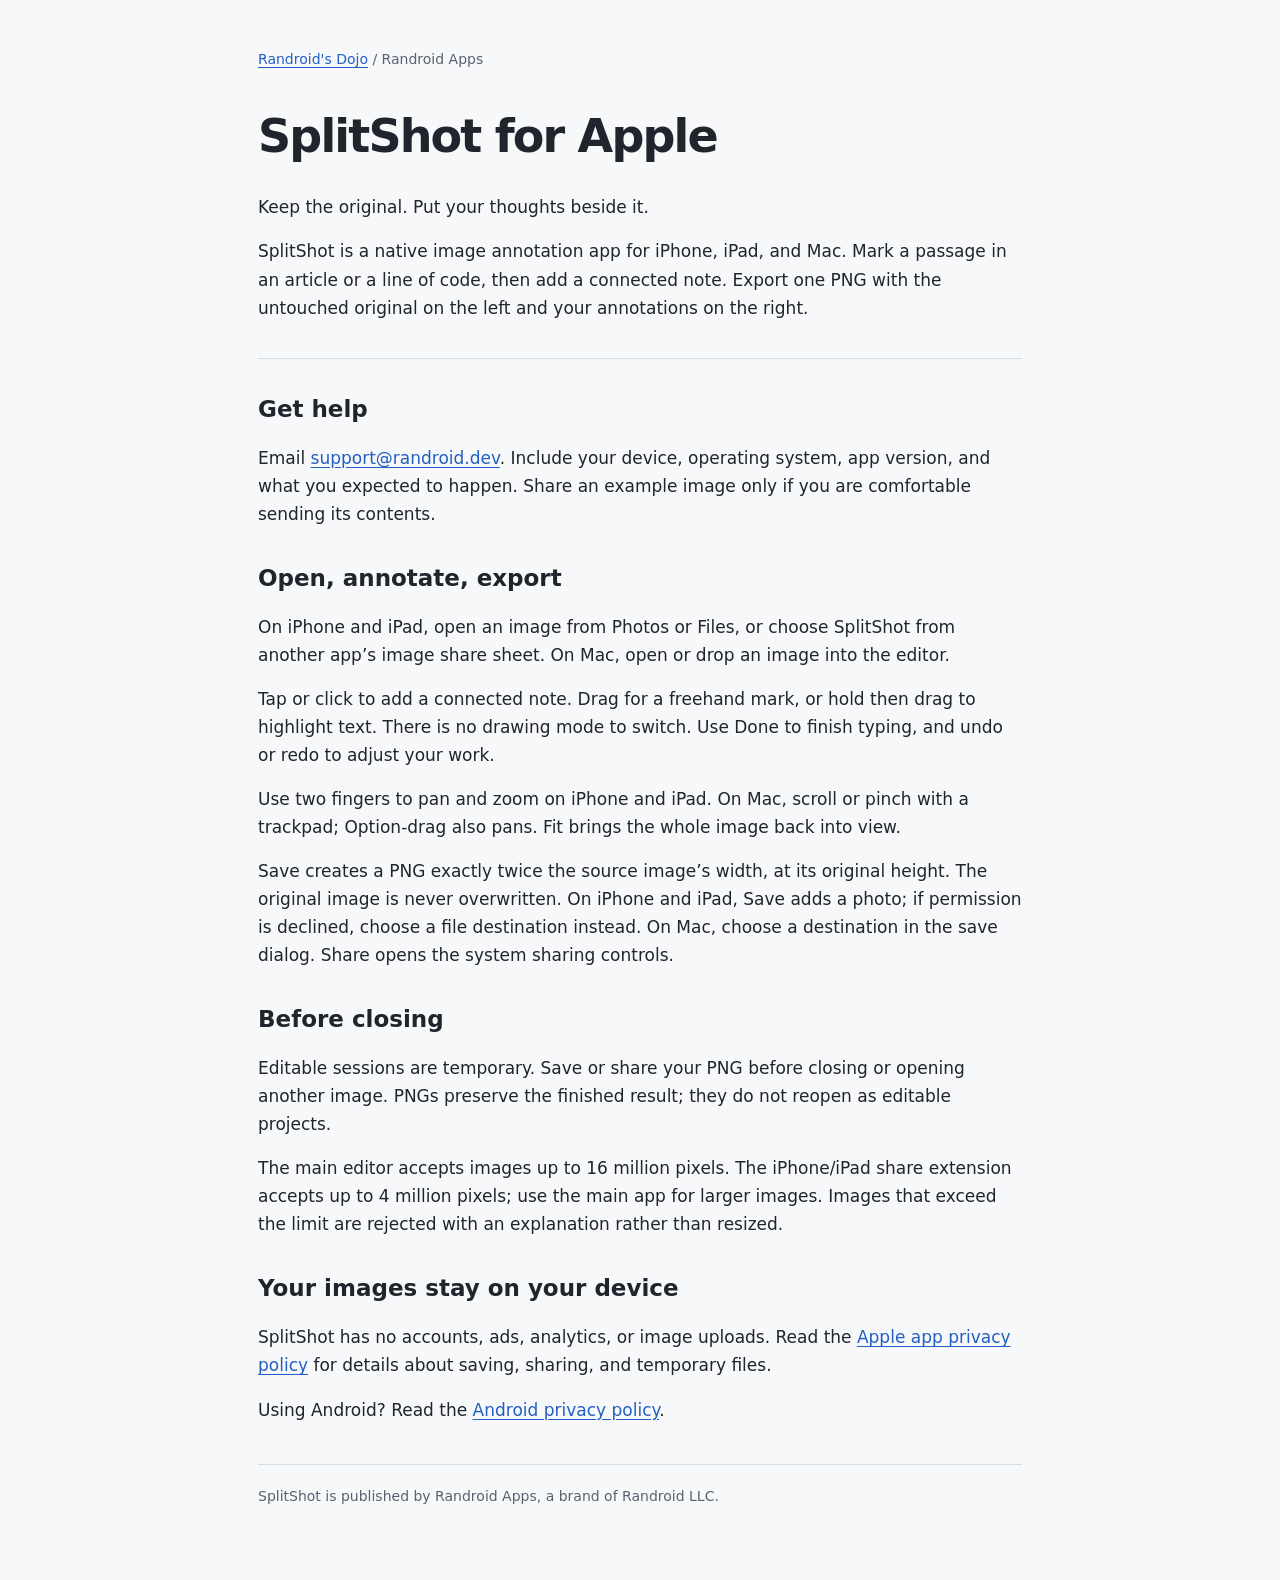
<file: splitshot/apple/index.html>
<!doctype html><html lang="en"><head><meta charset="utf-8"><meta name="viewport" content="width=device-width,initial-scale=1"><title>SplitShot for iPhone, iPad, and Mac | Randroid Apps</title><meta name="description" content="Support for SplitShot: annotate an image while preserving the original beside it."><style>:root{color-scheme:light dark;font:17px/1.65 system-ui,sans-serif}*{box-sizing:border-box}body{margin:0;background:#f7f8fa;color:#20242d}main{max-width:820px;margin:auto;padding:48px 28px 72px}nav,footer,.meta{font-size:14px;color:#58616f}nav{margin-bottom:40px}a{color:#235fc3;text-underline-offset:3px}h1{font-size:clamp(32px,6vw,46px);line-height:1.12;letter-spacing:-.04em}h2{font-size:23px;line-height:1.3;margin-top:36px}p{margin:0 0 16px}header{border-bottom:1px solid #d7dde6;padding-bottom:20px}footer{border-top:1px solid #d7dde6;padding-top:20px;margin-top:40px}@media(prefers-color-scheme:dark){body{background:#14161c;color:#e9edf4}a{color:#90baff}nav,footer,.meta{color:#b2bcc9}header,footer{border-color:#343b48}}</style></head><body><main><nav><a href="/">Randroid's Dojo</a> / Randroid Apps</nav><header><h1>SplitShot for Apple</h1><p>Keep the original. Put your thoughts beside it.</p><p>SplitShot is a native image annotation app for iPhone, iPad, and Mac. Mark a passage in an article or a line of code, then add a connected note. Export one PNG with the untouched original on the left and your annotations on the right.</p></header><section><h2>Get help</h2><p>Email <a href="mailto:support@randroid.dev">support@randroid.dev</a>. Include your device, operating system, app version, and what you expected to happen. Share an example image only if you are comfortable sending its contents.</p></section><section><h2>Open, annotate, export</h2><p>On iPhone and iPad, open an image from Photos or Files, or choose SplitShot from another app’s image share sheet. On Mac, open or drop an image into the editor.</p><p>Tap or click to add a connected note. Drag for a freehand mark, or hold then drag to highlight text. There is no drawing mode to switch. Use Done to finish typing, and undo or redo to adjust your work.</p><p>Use two fingers to pan and zoom on iPhone and iPad. On Mac, scroll or pinch with a trackpad; Option-drag also pans. Fit brings the whole image back into view.</p><p>Save creates a PNG exactly twice the source image’s width, at its original height. The original image is never overwritten. On iPhone and iPad, Save adds a photo; if permission is declined, choose a file destination instead. On Mac, choose a destination in the save dialog. Share opens the system sharing controls.</p></section><section><h2>Before closing</h2><p>Editable sessions are temporary. Save or share your PNG before closing or opening another image. PNGs preserve the finished result; they do not reopen as editable projects.</p><p>The main editor accepts images up to 16 million pixels. The iPhone/iPad share extension accepts up to 4 million pixels; use the main app for larger images. Images that exceed the limit are rejected with an explanation rather than resized.</p></section><section><h2>Your images stay on your device</h2><p>SplitShot has no accounts, ads, analytics, or image uploads. Read the <a href="/splitshot/apple/privacy/">Apple app privacy policy</a> for details about saving, sharing, and temporary files.</p><p>Using Android? Read the <a href="/splitshot/privacy/">Android privacy policy</a>.</p></section><footer>SplitShot is published by Randroid Apps, a brand of Randroid LLC.</footer></main></body></html>
</file>
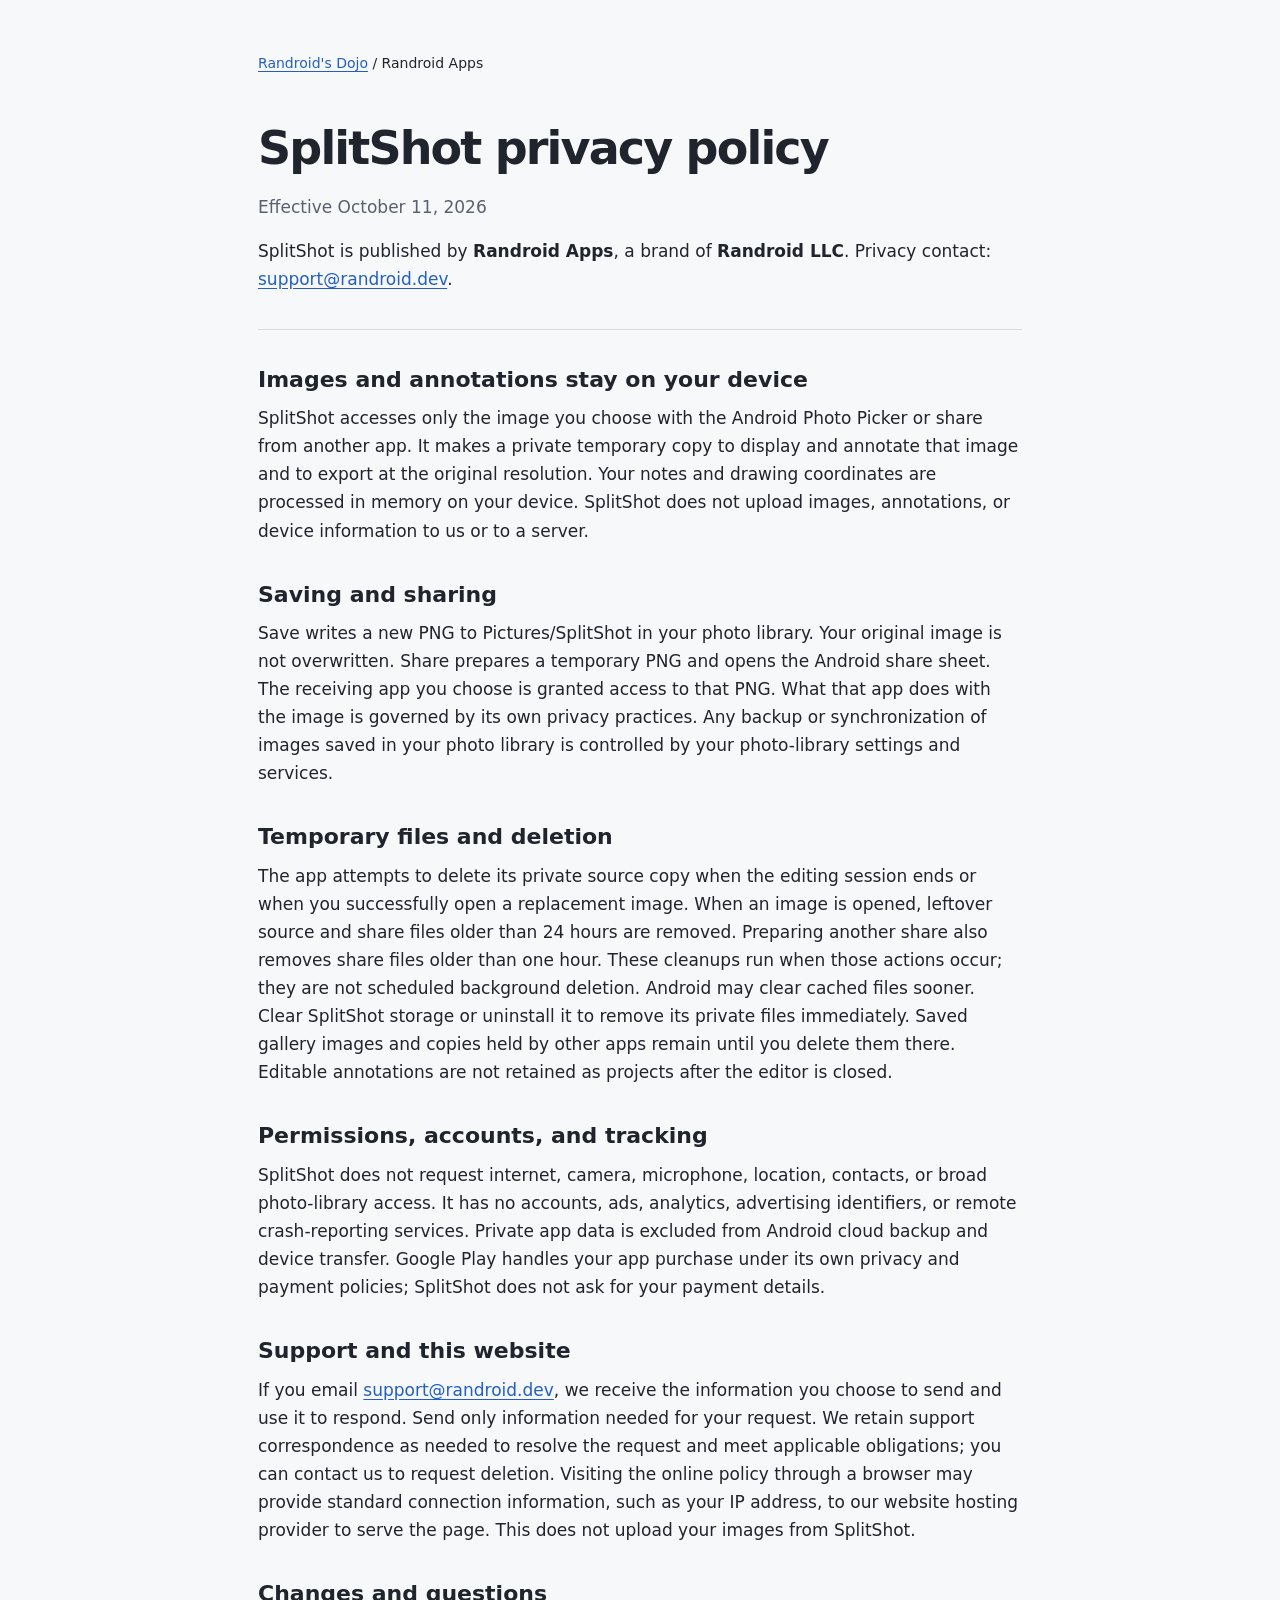
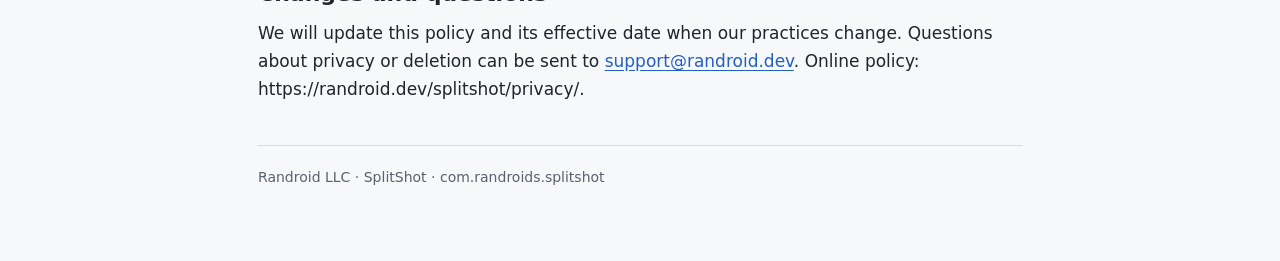
<file: splitshot/privacy/index.html>
<!doctype html><html lang="en"><head><meta charset="utf-8"><meta name="viewport" content="width=device-width, initial-scale=1"><title>SplitShot Privacy Policy | Randroid Apps</title><meta name="description" content="How SplitShot handles images, annotations, saved PNGs, and temporary files."><style>:root{color-scheme:light}*{box-sizing:border-box}body{margin:0;background:#f7f8fa;color:#20242d;font:17px/1.65 system-ui,sans-serif}main{max-width:820px;margin:0 auto;padding:52px 28px 72px}nav{font-size:14px;margin-bottom:48px}a{color:#235fc3;text-underline-offset:3px}h1{font-size:clamp(32px,6vw,46px);line-height:1.12;margin:0 0 18px;letter-spacing:-.04em}h2{font-size:22px;line-height:1.3;margin:36px 0 10px}p{margin:0 0 16px}.meta{color:#58616f}header{border-bottom:1px solid #d7dde6;padding-bottom:20px}footer{margin-top:42px;border-top:1px solid #d7dde6;padding-top:20px;font-size:14px;color:#58616f}@media(prefers-color-scheme:dark){:root{color-scheme:dark}body{background:#14161c;color:#e9edf4}a{color:#90baff}.meta,footer{color:#b2bcc9}header,footer{border-color:#343b48}}</style></head><body><main><nav><a href="/">Randroid's Dojo</a> / Randroid Apps</nav><header><h1>SplitShot privacy policy</h1><p class="meta">Effective October 11, 2026</p><p>SplitShot is published by <strong>Randroid Apps</strong>, a brand of <strong>Randroid LLC</strong>. Privacy contact: <a href="mailto:support@randroid.dev">support@randroid.dev</a>.</p></header><section><h2>Images and annotations stay on your device</h2><p>SplitShot accesses only the image you choose with the Android Photo Picker or share from another app. It makes a private temporary copy to display and annotate that image and to export at the original resolution. Your notes and drawing coordinates are processed in memory on your device. SplitShot does not upload images, annotations, or device information to us or to a server.</p></section>
<section><h2>Saving and sharing</h2><p>Save writes a new PNG to Pictures/SplitShot in your photo library. Your original image is not overwritten. Share prepares a temporary PNG and opens the Android share sheet. The receiving app you choose is granted access to that PNG. What that app does with the image is governed by its own privacy practices. Any backup or synchronization of images saved in your photo library is controlled by your photo-library settings and services.</p></section>
<section><h2>Temporary files and deletion</h2><p>The app attempts to delete its private source copy when the editing session ends or when you successfully open a replacement image. When an image is opened, leftover source and share files older than 24 hours are removed. Preparing another share also removes share files older than one hour. These cleanups run when those actions occur; they are not scheduled background deletion. Android may clear cached files sooner. Clear SplitShot storage or uninstall it to remove its private files immediately. Saved gallery images and copies held by other apps remain until you delete them there. Editable annotations are not retained as projects after the editor is closed.</p></section>
<section><h2>Permissions, accounts, and tracking</h2><p>SplitShot does not request internet, camera, microphone, location, contacts, or broad photo-library access. It has no accounts, ads, analytics, advertising identifiers, or remote crash-reporting services. Private app data is excluded from Android cloud backup and device transfer. Google Play handles your app purchase under its own privacy and payment policies; SplitShot does not ask for your payment details.</p></section>
<section><h2>Support and this website</h2><p>If you email <a href="mailto:support@randroid.dev">support@randroid.dev</a>, we receive the information you choose to send and use it to respond. Send only information needed for your request. We retain support correspondence as needed to resolve the request and meet applicable obligations; you can contact us to request deletion. Visiting the online policy through a browser may provide standard connection information, such as your IP address, to our website hosting provider to serve the page. This does not upload your images from SplitShot.</p></section>
<section><h2>Changes and questions</h2><p>We will update this policy and its effective date when our practices change. Questions about privacy or deletion can be sent to <a href="mailto:support@randroid.dev">support@randroid.dev</a>. Online policy: https://randroid.dev/splitshot/privacy/.</p></section><footer>Randroid LLC · SplitShot · com.randroids.splitshot</footer></main></body></html>
</file>
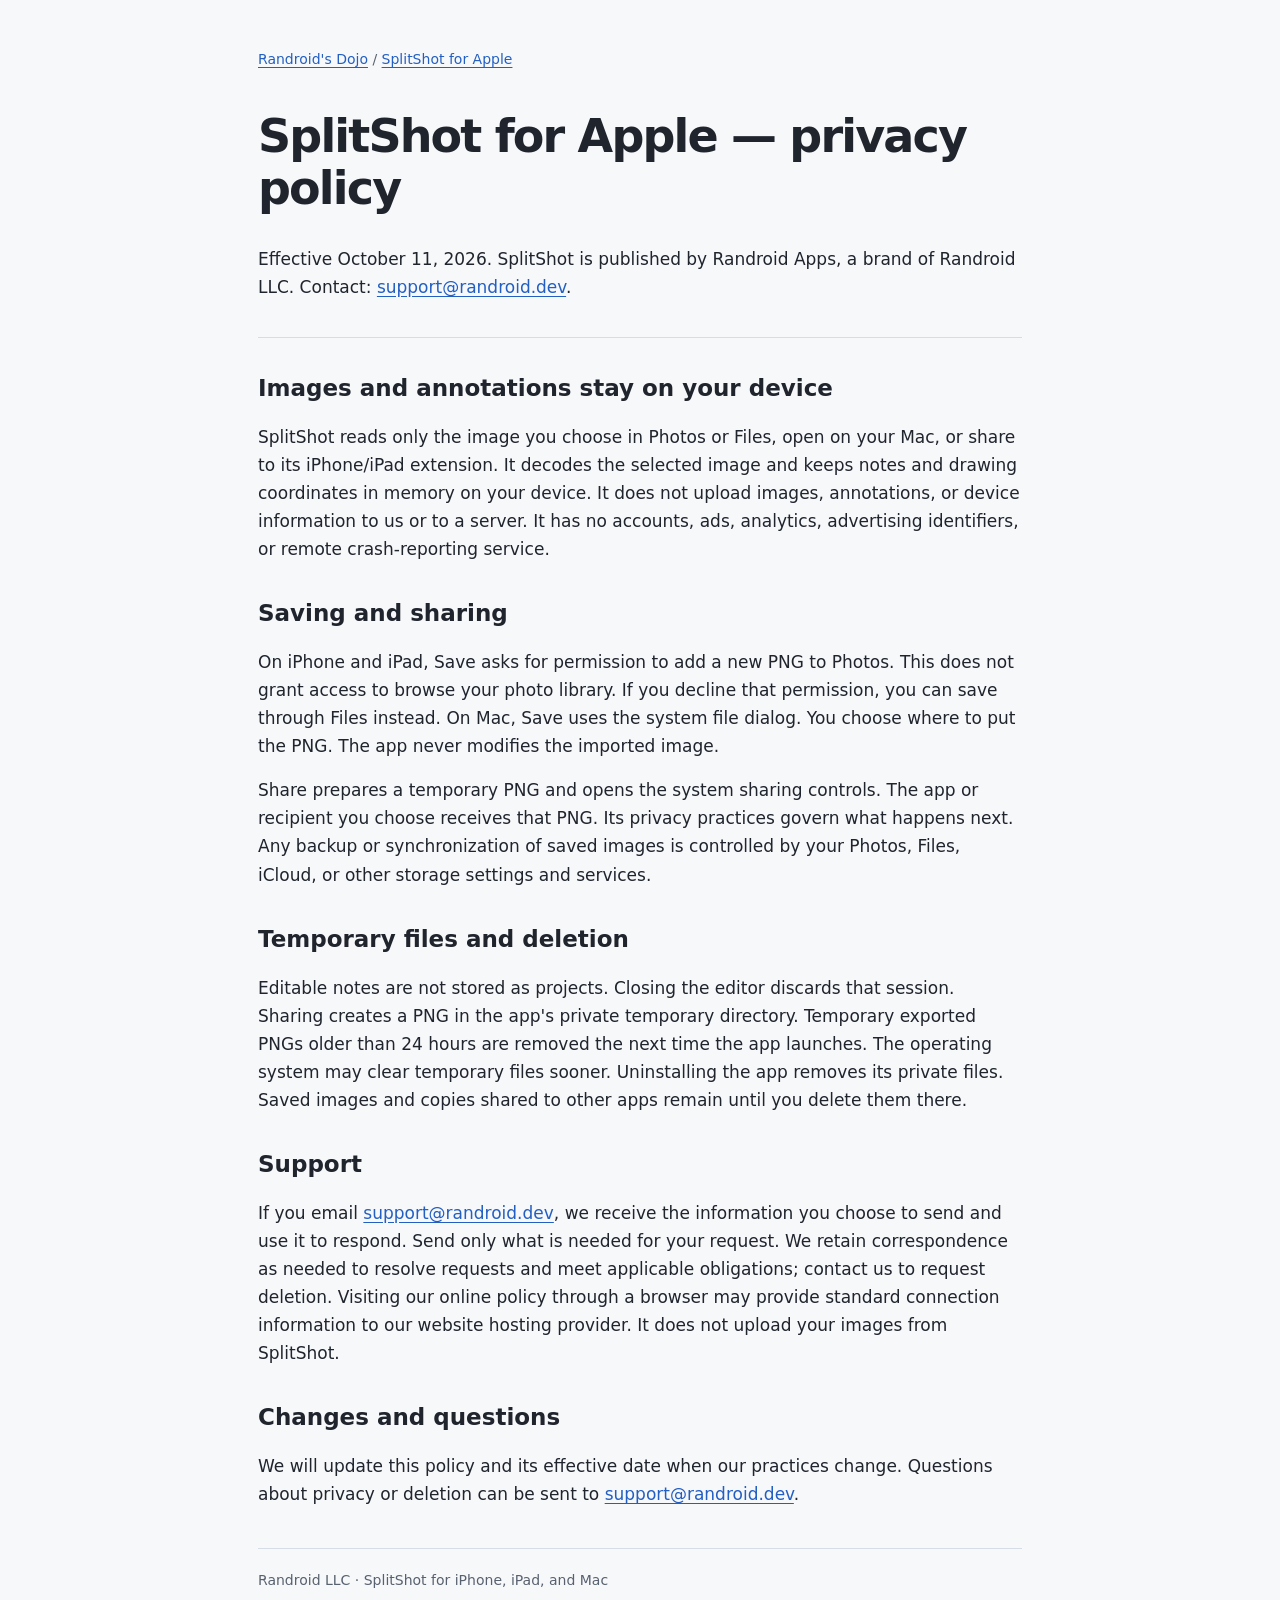
<file: splitshot/apple/privacy/index.html>
<!doctype html><html lang="en"><head><meta charset="utf-8"><meta name="viewport" content="width=device-width,initial-scale=1"><title>SplitShot for Apple: privacy policy | Randroid Apps</title><meta name="description" content="How the native iPhone, iPad, and Mac SplitShot apps handle your images and notes."><style>:root{color-scheme:light dark;font:17px/1.65 system-ui,sans-serif}*{box-sizing:border-box}body{margin:0;background:#f7f8fa;color:#20242d}main{max-width:820px;margin:auto;padding:48px 28px 72px}nav,footer,.meta{font-size:14px;color:#58616f}nav{margin-bottom:40px}a{color:#235fc3;text-underline-offset:3px}h1{font-size:clamp(32px,6vw,46px);line-height:1.12;letter-spacing:-.04em}h2{font-size:23px;line-height:1.3;margin-top:36px}p{margin:0 0 16px}header{border-bottom:1px solid #d7dde6;padding-bottom:20px}footer{border-top:1px solid #d7dde6;padding-top:20px;margin-top:40px}@media(prefers-color-scheme:dark){body{background:#14161c;color:#e9edf4}a{color:#90baff}nav,footer,.meta{color:#b2bcc9}header,footer{border-color:#343b48}}</style></head><body><main><nav><a href="/">Randroid's Dojo</a> / <a href="/splitshot/apple/">SplitShot for Apple</a></nav><header><h1>SplitShot for Apple — privacy policy</h1><p>Effective October 11, 2026. SplitShot is published by Randroid Apps, a brand of Randroid LLC. Contact: <a href="mailto:support@randroid.dev">support@randroid.dev</a>.</p></header><section><h2>Images and annotations stay on your device</h2><p>SplitShot reads only the image you choose in Photos or Files, open on your Mac, or share to its iPhone/iPad extension. It decodes the selected image and keeps notes and drawing coordinates in memory on your device. It does not upload images, annotations, or device information to us or to a server. It has no accounts, ads, analytics, advertising identifiers, or remote crash-reporting service.</p></section>
<section><h2>Saving and sharing</h2><p>On iPhone and iPad, Save asks for permission to add a new PNG to Photos. This does not grant access to browse your photo library. If you decline that permission, you can save through Files instead. On Mac, Save uses the system file dialog. You choose where to put the PNG. The app never modifies the imported image.</p><p>Share prepares a temporary PNG and opens the system sharing controls. The app or recipient you choose receives that PNG. Its privacy practices govern what happens next. Any backup or synchronization of saved images is controlled by your Photos, Files, iCloud, or other storage settings and services.</p></section>
<section><h2>Temporary files and deletion</h2><p>Editable notes are not stored as projects. Closing the editor discards that session. Sharing creates a PNG in the app&#x27;s private temporary directory. Temporary exported PNGs older than 24 hours are removed the next time the app launches. The operating system may clear temporary files sooner. Uninstalling the app removes its private files. Saved images and copies shared to other apps remain until you delete them there.</p></section>
<section><h2>Support</h2><p>If you email <a href="mailto:support@randroid.dev">support@randroid.dev</a>, we receive the information you choose to send and use it to respond. Send only what is needed for your request. We retain correspondence as needed to resolve requests and meet applicable obligations; contact us to request deletion. Visiting our online policy through a browser may provide standard connection information to our website hosting provider. It does not upload your images from SplitShot.</p></section>
<section><h2>Changes and questions</h2><p>We will update this policy and its effective date when our practices change. Questions about privacy or deletion can be sent to <a href="mailto:support@randroid.dev">support@randroid.dev</a>.</p></section><footer>Randroid LLC · SplitShot for iPhone, iPad, and Mac</footer></main></body></html>
</file>
<file: styles.css>
/* ============================================
   RANDROID.DEV - Portfolio Styles
   ============================================ */

/* --- Reset & Base --- */
*, *::before, *::after {
  margin: 0;
  padding: 0;
  box-sizing: border-box;
}

:root {
  --bg-primary: #0a0a0f;
  --bg-secondary: #111118;
  --bg-card: #16161f;
  --bg-card-hover: #1c1c28;
  --text-primary: #e8e8ed;
  --text-secondary: #9898a8;
  --text-muted: #5c5c6e;
  --accent: #e74c3c;
  --accent-glow: #ff6b6b;
  --accent-secondary: #00cec9;
  --accent-warm: #fd79a8;
  --accent-gold: #fdcb6e;
  --border: #2a2a3a;
  --border-subtle: #1e1e2e;
  --radius: 16px;
  --radius-sm: 10px;
  --radius-lg: 24px;
  --shadow: 0 4px 24px rgba(0, 0, 0, 0.4);
  --shadow-glow: 0 0 40px rgba(231, 76, 60, 0.15);
  --transition: 0.3s cubic-bezier(0.4, 0, 0.2, 1);
  --font-mono: 'JetBrains Mono', 'Fira Code', monospace;
  --font-sans: 'Inter', -apple-system, BlinkMacSystemFont, sans-serif;
}

html {
  scroll-behavior: smooth;
  font-size: 16px;
}

body {
  font-family: var(--font-sans);
  background: var(--bg-primary);
  color: var(--text-primary);
  line-height: 1.6;
  overflow-x: hidden;
  -webkit-font-smoothing: antialiased;
}

a {
  color: var(--accent-glow);
  text-decoration: none;
  transition: color var(--transition);
}

a:hover {
  color: var(--accent-secondary);
}

/* --- Noise Overlay --- */
body::before {
  content: '';
  position: fixed;
  inset: 0;
  z-index: 9999;
  pointer-events: none;
  opacity: 0.025;
  background-image: url("data:image/svg+xml,%3Csvg viewBox='0 0 256 256' xmlns='http://www.w3.org/2000/svg'%3E%3Cfilter id='noise'%3E%3CfeTurbulence type='fractalNoise' baseFrequency='0.9' numOctaves='4' stitchTiles='stitch'/%3E%3C/filter%3E%3Crect width='100%25' height='100%25' filter='url(%23noise)'/%3E%3C/svg%3E");
}

/* --- Navigation --- */
.nav {
  position: fixed;
  top: 0;
  left: 0;
  right: 0;
  z-index: 1000;
  padding: 0 2rem;
  height: 64px;
  display: flex;
  align-items: center;
  justify-content: space-between;
  background: rgba(10, 10, 15, 0.8);
  backdrop-filter: blur(20px);
  -webkit-backdrop-filter: blur(20px);
  border-bottom: 1px solid var(--border-subtle);
  transition: transform 0.4s ease, background 0.3s ease;
}

.nav.hidden {
  transform: translateY(-100%);
}

.nav-logo {
  font-family: var(--font-mono);
  font-size: 1.1rem;
  font-weight: 700;
  color: var(--text-primary);
  letter-spacing: -0.02em;
}

.nav-logo span {
  color: var(--accent);
}

.nav-links {
  display: flex;
  gap: 2rem;
  list-style: none;
}

.nav-links a {
  color: var(--text-secondary);
  font-size: 0.85rem;
  font-weight: 500;
  letter-spacing: 0.02em;
  text-transform: uppercase;
  transition: color var(--transition);
  position: relative;
}

.nav-links a::after {
  content: '';
  position: absolute;
  bottom: -4px;
  left: 0;
  width: 0;
  height: 2px;
  background: var(--accent);
  transition: width var(--transition);
}

.nav-links a:hover,
.nav-links a.active {
  color: var(--text-primary);
}

.nav-links a:hover::after,
.nav-links a.active::after {
  width: 100%;
}

.nav-hamburger {
  display: none;
  flex-direction: column;
  gap: 5px;
  cursor: pointer;
  padding: 4px;
  background: none;
  border: none;
}

.nav-hamburger span {
  width: 24px;
  height: 2px;
  background: var(--text-secondary);
  transition: var(--transition);
}

/* --- Hero Section --- */
.hero {
  min-height: 100vh;
  display: flex;
  flex-direction: column;
  align-items: center;
  justify-content: center;
  text-align: center;
  padding: 6rem 2rem 4rem;
  position: relative;
  overflow: hidden;
}

.hero-grid-bg {
  position: absolute;
  inset: 0;
  background-image:
    linear-gradient(rgba(231, 76, 60, 0.05) 1px, transparent 1px),
    linear-gradient(90deg, rgba(231, 76, 60, 0.05) 1px, transparent 1px);
  background-size: 60px 60px;
  mask-image: radial-gradient(ellipse 80% 60% at 50% 40%, black 30%, transparent 70%);
  -webkit-mask-image: radial-gradient(ellipse 80% 60% at 50% 40%, black 30%, transparent 70%);
}

.hero-orb {
  position: absolute;
  border-radius: 50%;
  filter: blur(80px);
  opacity: 0.4;
  animation: float 8s ease-in-out infinite;
}

.hero-orb-1 {
  width: 400px;
  height: 400px;
  background: var(--accent);
  top: 10%;
  left: 15%;
  animation-delay: 0s;
}

.hero-orb-2 {
  width: 300px;
  height: 300px;
  background: var(--accent-secondary);
  bottom: 20%;
  right: 10%;
  animation-delay: -3s;
}

.hero-orb-3 {
  width: 200px;
  height: 200px;
  background: var(--accent-warm);
  top: 60%;
  left: 50%;
  animation-delay: -5s;
}

@keyframes float {
  0%, 100% { transform: translate(0, 0) scale(1); }
  33% { transform: translate(30px, -20px) scale(1.05); }
  66% { transform: translate(-20px, 15px) scale(0.95); }
}

.hero-content {
  position: relative;
  z-index: 2;
  max-width: 800px;
}

.hero-badge {
  display: inline-flex;
  align-items: center;
  gap: 0.5rem;
  padding: 0.4rem 1rem;
  background: rgba(231, 76, 60, 0.1);
  border: 1px solid rgba(231, 76, 60, 0.3);
  border-radius: 100px;
  font-size: 0.8rem;
  color: var(--accent-glow);
  font-family: var(--font-mono);
  margin-bottom: 2rem;
  animation: fadeInUp 0.8s ease forwards;
  opacity: 0;
}

.hero-badge .pulse-dot {
  width: 8px;
  height: 8px;
  background: var(--accent);
  border-radius: 50%;
  animation: pulse 2s ease-in-out infinite;
}

@keyframes pulse {
  0%, 100% { opacity: 1; transform: scale(1); }
  50% { opacity: 0.5; transform: scale(0.8); }
}

.hero h1 {
  font-size: clamp(3rem, 7vw, 5.5rem);
  font-weight: 800;
  line-height: 1.05;
  letter-spacing: -0.04em;
  margin-bottom: 1.5rem;
  animation: fadeInUp 0.8s ease 0.15s forwards;
  opacity: 0;
}

.hero h1 .gradient-text {
  background: linear-gradient(135deg, var(--accent-glow), var(--accent-secondary));
  -webkit-background-clip: text;
  background-clip: text;
  -webkit-text-fill-color: transparent;
}

.hero-subtitle {
  font-size: clamp(1.05rem, 2vw, 1.25rem);
  color: var(--text-secondary);
  max-width: 560px;
  margin: 0 auto 2.5rem;
  line-height: 1.7;
  animation: fadeInUp 0.8s ease 0.3s forwards;
  opacity: 0;
}

.hero-stats {
  display: flex;
  gap: 3rem;
  justify-content: center;
  animation: fadeInUp 0.8s ease 0.45s forwards;
  opacity: 0;
}

.hero-stat {
  text-align: center;
}

.hero-stat-number {
  font-size: 2rem;
  font-weight: 800;
  font-family: var(--font-mono);
  color: var(--text-primary);
}

.hero-stat-label {
  font-size: 0.75rem;
  color: var(--text-muted);
  text-transform: uppercase;
  letter-spacing: 0.1em;
  margin-top: 0.25rem;
}

.hero-scroll-cue {
  position: absolute;
  bottom: 2rem;
  left: 50%;
  transform: translateX(-50%);
  display: flex;
  flex-direction: column;
  align-items: center;
  gap: 0.5rem;
  animation: fadeInUp 0.8s ease 0.6s forwards, bounce 2s ease-in-out 1.5s infinite;
  opacity: 0;
}

.hero-scroll-cue span {
  font-size: 0.7rem;
  color: var(--text-muted);
  text-transform: uppercase;
  letter-spacing: 0.15em;
}

.scroll-arrow {
  width: 20px;
  height: 20px;
  border-right: 2px solid var(--text-muted);
  border-bottom: 2px solid var(--text-muted);
  transform: rotate(45deg);
}

@keyframes bounce {
  0%, 100% { transform: translateX(-50%) translateY(0); }
  50% { transform: translateX(-50%) translateY(8px); }
}

@keyframes fadeInUp {
  from { opacity: 0; transform: translateY(20px); }
  to { opacity: 1; transform: translateY(0); }
}

/* --- Section Layout --- */
.section {
  padding: 6rem 2rem;
  max-width: 1200px;
  margin: 0 auto;
}

.section-header {
  text-align: center;
  margin-bottom: 4rem;
}

.section-label {
  display: inline-block;
  font-family: var(--font-mono);
  font-size: 0.75rem;
  color: var(--accent);
  text-transform: uppercase;
  letter-spacing: 0.15em;
  margin-bottom: 1rem;
}

.section-title {
  font-size: clamp(2rem, 4vw, 3rem);
  font-weight: 800;
  letter-spacing: -0.03em;
  margin-bottom: 1rem;
}

.section-desc {
  color: var(--text-secondary);
  max-width: 600px;
  margin: 0 auto;
  font-size: 1.05rem;
}

/* --- Divider --- */
.section-divider {
  max-width: 1200px;
  margin: 0 auto;
  padding: 0 2rem;
}

.section-divider hr {
  border: none;
  height: 1px;
  background: linear-gradient(90deg, transparent, var(--border), transparent);
}

/* --- Playable Project Cards --- */
.playable-grid {
  display: grid;
  grid-template-columns: 1fr;
  gap: 4rem;
}

.playable-card {
  background: var(--bg-card);
  border: 1px solid var(--border);
  border-radius: var(--radius-lg);
  overflow: hidden;
  transition: border-color var(--transition), box-shadow var(--transition);
  opacity: 0;
  transform: translateY(30px);
  transition: opacity 0.6s ease, transform 0.6s ease, border-color 0.3s ease, box-shadow 0.3s ease;
}

.playable-card.visible {
  opacity: 1;
  transform: translateY(0);
}

.playable-card:hover {
  border-color: var(--accent);
  box-shadow: var(--shadow-glow);
}

.playable-card-header {
  display: flex;
  align-items: center;
  justify-content: space-between;
  padding: 1.5rem 2rem;
  border-bottom: 1px solid var(--border-subtle);
}

.playable-card-info {
  display: flex;
  align-items: center;
  gap: 1rem;
}

.playable-card-icon {
  width: 44px;
  height: 44px;
  border-radius: var(--radius-sm);
  display: flex;
  align-items: center;
  justify-content: center;
  font-size: 1.3rem;
  flex-shrink: 0;
}

.playable-card-title {
  font-size: 1.25rem;
  font-weight: 700;
  letter-spacing: -0.02em;
}

.playable-card-tagline {
  font-size: 0.85rem;
  color: var(--text-secondary);
  margin-top: 0.15rem;
}

.playable-card-actions {
  display: flex;
  gap: 0.75rem;
  align-items: center;
}

.btn-icon {
  width: 36px;
  height: 36px;
  border-radius: 8px;
  border: 1px solid var(--border);
  background: transparent;
  color: var(--text-secondary);
  cursor: pointer;
  display: flex;
  align-items: center;
  justify-content: center;
  transition: var(--transition);
  font-size: 1rem;
}

.btn-icon:hover {
  background: var(--bg-card-hover);
  color: var(--text-primary);
  border-color: var(--accent);
}

.playable-card-embed {
  position: relative;
  width: 100%;
  aspect-ratio: 16 / 10;
  background: #000;
}

.playable-card-embed iframe {
  width: 100%;
  height: 100%;
  border: none;
}

.embed-placeholder {
  position: absolute;
  inset: 0;
  display: flex;
  flex-direction: column;
  align-items: center;
  justify-content: center;
  gap: 1rem;
  background: linear-gradient(135deg, var(--bg-secondary), var(--bg-primary));
  cursor: pointer;
  transition: background var(--transition);
  z-index: 2;
}

.embed-placeholder:hover {
  background: linear-gradient(135deg, var(--bg-card), var(--bg-secondary));
}

.embed-placeholder .play-btn {
  width: 72px;
  height: 72px;
  border-radius: 50%;
  background: var(--accent);
  display: flex;
  align-items: center;
  justify-content: center;
  box-shadow: 0 0 30px rgba(231, 76, 60, 0.4);
  transition: transform var(--transition), box-shadow var(--transition);
}

.embed-placeholder:hover .play-btn {
  transform: scale(1.1);
  box-shadow: 0 0 50px rgba(231, 76, 60, 0.6);
}

.play-btn svg {
  width: 28px;
  height: 28px;
  fill: white;
  margin-left: 3px;
}

.embed-placeholder .embed-label {
  font-size: 0.85rem;
  color: var(--text-muted);
  font-weight: 500;
}

/* Mi Casa Es Su Casa - name entry placeholder */
.mcesc-placeholder {
  flex-direction: column;
  cursor: default;
}

.mcesc-placeholder:hover {
  background: var(--bg-card);
}

.mcesc-prompt {
  display: flex;
  flex-direction: column;
  align-items: center;
  gap: 0.75rem;
  padding: 1.5rem;
  text-align: center;
}

.mcesc-play {
  display: flex;
  flex-direction: column;
  align-items: center;
  gap: 0.5rem;
  cursor: pointer;
}

.mcesc-play:hover .play-btn {
  transform: scale(1.1);
  box-shadow: 0 0 50px rgba(231, 76, 60, 0.6);
}

.mcesc-divider {
  font-size: 0.75rem;
  color: var(--text-muted);
  text-transform: uppercase;
  letter-spacing: 0.05em;
}

.mcesc-form {
  display: flex;
  gap: 0.5rem;
  width: 100%;
  max-width: 280px;
}

.mcesc-input {
  flex: 1;
  background: var(--bg-secondary);
  border: 1px solid var(--border);
  border-radius: 6px;
  color: var(--text-primary);
  font-size: 0.9rem;
  font-family: inherit;
  padding: 0.45rem 0.75rem;
  outline: none;
  transition: border-color var(--transition);
}

.mcesc-input:focus {
  border-color: var(--accent);
}

.mcesc-btn {
  background: var(--accent);
  border: none;
  border-radius: 6px;
  color: #fff;
  font-size: 0.85rem;
  font-weight: 600;
  font-family: inherit;
  padding: 0.45rem 1rem;
  cursor: pointer;
  transition: opacity var(--transition);
}

.mcesc-btn:hover {
  opacity: 0.85;
}

.playable-card-footer {
  padding: 1.25rem 2rem;
  border-top: 1px solid var(--border-subtle);
  display: flex;
  gap: 0.5rem;
  flex-wrap: wrap;
}

.tech-tag {
  padding: 0.25rem 0.7rem;
  border-radius: 100px;
  font-size: 0.7rem;
  font-family: var(--font-mono);
  font-weight: 500;
  background: rgba(231, 76, 60, 0.1);
  color: var(--accent-glow);
  border: 1px solid rgba(231, 76, 60, 0.15);
}

.tech-tag.teal {
  background: rgba(0, 206, 201, 0.1);
  color: var(--accent-secondary);
  border-color: rgba(0, 206, 201, 0.15);
}

.tech-tag.pink {
  background: rgba(253, 121, 168, 0.1);
  color: var(--accent-warm);
  border-color: rgba(253, 121, 168, 0.15);
}

.tech-tag.gold {
  background: rgba(253, 203, 110, 0.1);
  color: var(--accent-gold);
  border-color: rgba(253, 203, 110, 0.15);
}

/* --- Story Cards (Dev Tools) --- */
.tools-section {
  background: var(--bg-secondary);
  padding: 6rem 0;
}

.tools-grid {
  display: grid;
  grid-template-columns: repeat(auto-fill, minmax(360px, 1fr));
  gap: 2rem;
  max-width: 1200px;
  margin: 0 auto;
  padding: 0 2rem;
}

.story-card {
  background: var(--bg-card);
  border: 1px solid var(--border);
  border-radius: var(--radius);
  padding: 2rem;
  position: relative;
  overflow: hidden;
  transition: transform var(--transition), border-color var(--transition), box-shadow var(--transition);
  cursor: default;
  opacity: 0;
  transform: translateY(30px);
}

.story-card.visible {
  opacity: 1;
  transform: translateY(0);
  transition: opacity 0.6s ease, transform 0.6s ease, border-color 0.3s ease, box-shadow 0.3s ease;
}

.story-card:hover {
  transform: translateY(-4px);
  border-color: var(--accent);
  box-shadow: var(--shadow-glow);
}

.story-card.visible:hover {
  transform: translateY(-4px);
}

.story-card-glow {
  position: absolute;
  top: -50%;
  left: -50%;
  width: 200%;
  height: 200%;
  background: radial-gradient(circle at center, var(--accent) 0%, transparent 60%);
  opacity: 0;
  transition: opacity 0.5s ease;
  pointer-events: none;
}

.story-card:hover .story-card-glow {
  opacity: 0.03;
}

.story-card-header {
  display: flex;
  align-items: flex-start;
  justify-content: space-between;
  margin-bottom: 1.25rem;
}

.story-card-icon {
  width: 48px;
  height: 48px;
  border-radius: var(--radius-sm);
  display: flex;
  align-items: center;
  justify-content: center;
  font-size: 1.5rem;
}

.story-card-stars {
  display: flex;
  align-items: center;
  gap: 0.35rem;
  font-size: 0.8rem;
  color: var(--accent-gold);
  font-family: var(--font-mono);
}

.story-card h3 {
  font-size: 1.3rem;
  font-weight: 700;
  letter-spacing: -0.02em;
  margin-bottom: 0.75rem;
}

.story-card-narrative {
  color: var(--text-secondary);
  font-size: 0.92rem;
  line-height: 1.75;
  margin-bottom: 1.5rem;
}

.story-card-narrative .highlight {
  color: var(--accent-glow);
  font-weight: 600;
}

.story-card-footer {
  display: flex;
  align-items: center;
  justify-content: space-between;
  padding-top: 1.25rem;
  border-top: 1px solid var(--border-subtle);
}

.story-card-lang {
  display: flex;
  align-items: center;
  gap: 0.5rem;
  font-size: 0.8rem;
  color: var(--text-muted);
  font-family: var(--font-mono);
}

.lang-dot {
  width: 10px;
  height: 10px;
  border-radius: 50%;
}

.story-card-link {
  font-size: 0.8rem;
  font-weight: 600;
  color: var(--accent-glow);
  display: flex;
  align-items: center;
  gap: 0.4rem;
  transition: gap var(--transition);
}

.story-card-link:hover {
  gap: 0.7rem;
}

/* Language colors */
.lang-python { background: #3572A5; }
.lang-swift { background: #F05138; }
.lang-typescript { background: #3178C6; }
.lang-csharp { background: #68217A; }
.lang-cpp { background: #f34b7d; }
.lang-shell { background: #89e051; }
.lang-html { background: #e34c26; }
.lang-zig { background: #ec915c; }

/* --- Community Banner --- */
.community-banner {
  max-width: 1200px;
  margin: 0 auto;
  padding: 4rem 2rem 2rem;
}

.community-inner {
  background: linear-gradient(135deg, rgba(255, 0, 0, 0.10), rgba(88, 101, 242, 0.12));
  border: 1px solid rgba(255, 255, 255, 0.08);
  border-radius: var(--radius-lg);
  padding: 3rem 2.5rem;
  text-align: center;
  position: relative;
  overflow: hidden;
}

.community-inner::before {
  content: '';
  position: absolute;
  inset: 0;
  background-image:
    linear-gradient(rgba(255, 255, 255, 0.04) 1px, transparent 1px),
    linear-gradient(90deg, rgba(255, 255, 255, 0.04) 1px, transparent 1px);
  background-size: 40px 40px;
  pointer-events: none;
}

.community-inner > * {
  position: relative;
  z-index: 1;
}

.community-inner .section-label {
  display: inline-block;
  margin-bottom: 0.75rem;
}

.community-inner h2 {
  font-size: clamp(1.6rem, 3vw, 2.2rem);
  font-weight: 800;
  letter-spacing: -0.03em;
  margin-bottom: 0.85rem;
}

.community-inner p {
  color: var(--text-secondary);
  font-size: 1rem;
  max-width: 560px;
  margin: 0 auto 2rem;
  line-height: 1.65;
}

.community-cta-row {
  display: flex;
  flex-wrap: wrap;
  gap: 1rem;
  justify-content: center;
}

.btn-community {
  display: inline-flex;
  align-items: center;
  gap: 0.85rem;
  padding: 0.85rem 1.5rem;
  border-radius: 100px;
  font-weight: 600;
  color: white;
  border: 1px solid transparent;
  transition: transform var(--transition), box-shadow var(--transition), filter var(--transition);
  text-align: left;
}

.btn-community:hover {
  transform: translateY(-2px);
  filter: brightness(1.05);
  color: white;
}

.btn-community-icon {
  width: 22px;
  height: 22px;
  fill: currentColor;
  flex-shrink: 0;
}

.btn-community-text {
  display: flex;
  flex-direction: column;
  line-height: 1.2;
}

.btn-community-label {
  font-size: 0.95rem;
  font-weight: 700;
}

.btn-community-sub {
  font-size: 0.75rem;
  font-family: var(--font-mono);
  opacity: 0.85;
  font-weight: 500;
}

.btn-youtube {
  background: #ff0000;
  border-color: rgba(255, 255, 255, 0.1);
}

.btn-youtube:hover {
  box-shadow: 0 8px 24px rgba(255, 0, 0, 0.35);
}

.btn-discord {
  background: #5865f2;
  border-color: rgba(255, 255, 255, 0.1);
}

.btn-discord:hover {
  box-shadow: 0 8px 24px rgba(88, 101, 242, 0.4);
}

/* --- Featured Banner --- */
.featured-banner {
  max-width: 1200px;
  margin: 0 auto;
  padding: 2rem 2rem 6rem;
}

.featured-inner {
  background: linear-gradient(135deg, rgba(231, 76, 60, 0.15), rgba(0, 206, 201, 0.1));
  border: 1px solid rgba(231, 76, 60, 0.25);
  border-radius: var(--radius-lg);
  padding: 4rem;
  text-align: center;
  position: relative;
  overflow: hidden;
}

.featured-inner::before {
  content: '';
  position: absolute;
  inset: 0;
  background-image:
    linear-gradient(rgba(231, 76, 60, 0.06) 1px, transparent 1px),
    linear-gradient(90deg, rgba(231, 76, 60, 0.06) 1px, transparent 1px);
  background-size: 40px 40px;
}

.featured-inner > * {
  position: relative;
  z-index: 1;
}

.featured-inner h2 {
  font-size: clamp(1.8rem, 3.5vw, 2.5rem);
  font-weight: 800;
  letter-spacing: -0.03em;
  margin-bottom: 1rem;
}

.featured-inner p {
  color: var(--text-secondary);
  font-size: 1.05rem;
  max-width: 600px;
  margin: 0 auto 2rem;
  line-height: 1.7;
}

.btn-primary {
  display: inline-flex;
  align-items: center;
  gap: 0.5rem;
  padding: 0.8rem 2rem;
  background: var(--accent);
  color: white;
  border-radius: 100px;
  font-weight: 600;
  font-size: 0.9rem;
  transition: transform var(--transition), box-shadow var(--transition);
  border: none;
  cursor: pointer;
}

.btn-primary:hover {
  transform: translateY(-2px);
  box-shadow: 0 8px 24px rgba(231, 76, 60, 0.35);
  color: white;
}

/* --- Footer --- */
.footer {
  border-top: 1px solid var(--border-subtle);
  padding: 3rem 2rem;
  text-align: center;
}

.footer-inner {
  max-width: 1200px;
  margin: 0 auto;
  display: flex;
  align-items: center;
  justify-content: space-between;
}

.footer-copy {
  font-size: 0.85rem;
  color: var(--text-muted);
  font-family: var(--font-mono);
}

.footer-links {
  display: flex;
  gap: 1.5rem;
  padding-right: 5rem;
}

.footer-links a {
  color: var(--text-muted);
  font-size: 0.85rem;
  transition: color var(--transition);
}

.footer-links a:hover {
  color: var(--text-primary);
}

/* --- Scroll Animations --- */
.fade-in {
  opacity: 0;
  transform: translateY(30px);
  transition: opacity 0.7s ease, transform 0.7s ease;
}

.fade-in.visible {
  opacity: 1;
  transform: translateY(0);
}

.fade-in-delay-1 { transition-delay: 0.1s; }
.fade-in-delay-2 { transition-delay: 0.2s; }
.fade-in-delay-3 { transition-delay: 0.3s; }

/* --- Mobile Menu --- */
.mobile-menu {
  display: none;
  position: fixed;
  inset: 0;
  z-index: 999;
  background: rgba(10, 10, 15, 0.95);
  backdrop-filter: blur(20px);
  flex-direction: column;
  align-items: center;
  justify-content: center;
  gap: 2rem;
}

.mobile-menu.open {
  display: flex;
}

.mobile-menu a {
  font-size: 1.5rem;
  color: var(--text-secondary);
  font-weight: 600;
  transition: color var(--transition);
}

.mobile-menu a:hover {
  color: var(--text-primary);
}

.mobile-close {
  position: absolute;
  top: 1.5rem;
  right: 1.5rem;
  background: none;
  border: none;
  color: var(--text-secondary);
  font-size: 2rem;
  cursor: pointer;
}

/* --- Blog Timeline --- */
.blog-section {
  padding-bottom: 4rem;
}

.blog-timeline {
  position: relative;
  max-width: 800px;
  margin: 0 auto;
}

.blog-timeline::before {
  content: '';
  position: absolute;
  top: 0;
  bottom: 0;
  left: 53px;
  width: 2px;
  background: linear-gradient(180deg, var(--accent), var(--border), transparent);
}

.blog-card {
  display: flex;
  gap: 2rem;
  padding: 2rem 0;
  cursor: pointer;
  position: relative;
  opacity: 0;
  transform: translateY(30px);
  transition: opacity 0.6s ease, transform 0.6s ease;
}

.blog-card.visible {
  opacity: 1;
  transform: translateY(0);
}

.blog-card + .blog-card {
  border-top: 1px solid var(--border-subtle);
}

.blog-card-date-col {
  flex-shrink: 0;
  width: 140px;
  display: flex;
  align-items: flex-start;
  gap: 0.75rem;
  padding-top: 0.35rem;
}

.blog-card-date-pip {
  width: 12px;
  height: 12px;
  border-radius: 50%;
  border: 2px solid var(--accent);
  background: var(--bg-primary);
  flex-shrink: 0;
  margin-top: 2px;
  position: relative;
  z-index: 2;
  transition: background var(--transition), box-shadow var(--transition);
}

.blog-card:hover .blog-card-date-pip {
  background: var(--accent);
  box-shadow: 0 0 12px rgba(231, 76, 60, 0.5);
}

.blog-card-date {
  font-family: var(--font-mono);
  font-size: 0.75rem;
  color: var(--text-muted);
  white-space: nowrap;
}

.blog-card-body {
  flex: 1;
  min-width: 0;
}

.blog-card-title {
  font-size: 1.35rem;
  font-weight: 700;
  letter-spacing: -0.02em;
  line-height: 1.35;
  margin-bottom: 0.75rem;
  transition: color var(--transition);
}

.blog-card:hover .blog-card-title {
  color: var(--accent-glow);
}

.blog-card-excerpt {
  color: var(--text-secondary);
  font-size: 0.95rem;
  line-height: 1.65;
  margin-bottom: 1rem;
  display: -webkit-box;
  -webkit-line-clamp: 2;
  -webkit-box-orient: vertical;
  overflow: hidden;
}

.blog-card-meta {
  display: flex;
  align-items: center;
  justify-content: space-between;
}

.blog-card-read-time {
  font-family: var(--font-mono);
  font-size: 0.7rem;
  color: var(--text-muted);
  text-transform: uppercase;
  letter-spacing: 0.08em;
}

.blog-card-cta {
  font-size: 0.8rem;
  font-weight: 600;
  color: var(--accent-glow);
  display: flex;
  align-items: center;
  gap: 0.4rem;
  transition: gap var(--transition);
}

.blog-card:hover .blog-card-cta {
  gap: 0.7rem;
}

.blog-card-cta .arrow {
  transition: transform var(--transition);
}

.blog-card:hover .blog-card-cta .arrow {
  transform: translateX(2px);
}

/* --- Blog Reader Overlay --- */
.blog-reader {
  position: fixed;
  inset: 0;
  z-index: 2000;
  pointer-events: none;
  visibility: hidden;
}

.blog-reader.open {
  pointer-events: auto;
  visibility: visible;
}

.blog-reader-backdrop {
  position: absolute;
  inset: 0;
  background: rgba(10, 10, 15, 0.85);
  backdrop-filter: blur(12px);
  -webkit-backdrop-filter: blur(12px);
  opacity: 0;
  transition: opacity 0.4s ease;
}

.blog-reader.open .blog-reader-backdrop {
  opacity: 1;
}

.blog-reader-panel {
  position: absolute;
  top: 0;
  right: 0;
  width: 100%;
  max-width: 720px;
  height: 100%;
  background: var(--bg-primary);
  border-left: 1px solid var(--border);
  transform: translateX(100%);
  transition: transform 0.45s cubic-bezier(0.4, 0, 0.2, 1);
  display: flex;
  flex-direction: column;
}

.blog-reader.open .blog-reader-panel {
  transform: translateX(0);
}

.blog-reader-header {
  padding: 1.25rem 2rem;
  border-bottom: 1px solid var(--border-subtle);
  flex-shrink: 0;
}

.blog-reader-close {
  background: none;
  border: 1px solid var(--border);
  color: var(--text-secondary);
  font-size: 0.85rem;
  font-weight: 500;
  cursor: pointer;
  padding: 0.4rem 1rem;
  border-radius: 8px;
  transition: var(--transition);
  font-family: var(--font-sans);
}

.blog-reader-close:hover {
  color: var(--text-primary);
  border-color: var(--accent);
  background: var(--bg-card);
}

.blog-reader-scroll {
  flex: 1;
  overflow-y: auto;
  overscroll-behavior: contain;
  scrollbar-width: thin;
  scrollbar-color: var(--border) transparent;
}

.blog-reader-scroll::-webkit-scrollbar {
  width: 6px;
}

.blog-reader-scroll::-webkit-scrollbar-track {
  background: transparent;
}

.blog-reader-scroll::-webkit-scrollbar-thumb {
  background: var(--border);
  border-radius: 3px;
}

.blog-reader-content {
  padding: 3rem 2.5rem 4rem;
  max-width: 100%;
}

/* --- Blog Reader Typography --- */
.blog-reader-content time {
  display: block;
  font-family: var(--font-mono);
  font-size: 0.8rem;
  color: var(--accent);
  text-transform: uppercase;
  letter-spacing: 0.1em;
  margin-bottom: 1.5rem;
}

.blog-reader-content h1 {
  font-size: clamp(1.8rem, 4vw, 2.4rem);
  font-weight: 800;
  letter-spacing: -0.03em;
  line-height: 1.2;
  margin-bottom: 2.5rem;
  padding-bottom: 2rem;
  border-bottom: 1px solid var(--border-subtle);
}

.blog-reader-content h2 {
  font-size: 1.35rem;
  font-weight: 700;
  letter-spacing: -0.02em;
  margin-top: 2.5rem;
  margin-bottom: 1rem;
  color: var(--text-primary);
}

.blog-reader-content h3 {
  font-size: 1.15rem;
  font-weight: 700;
  margin-top: 2rem;
  margin-bottom: 0.75rem;
  color: var(--text-primary);
}

.blog-reader-content p {
  color: var(--text-secondary);
  font-size: 1.05rem;
  line-height: 1.85;
  margin-bottom: 1.25rem;
}

.blog-reader-content em {
  font-style: italic;
  color: var(--text-primary);
}

.blog-reader-content strong {
  font-weight: 700;
  color: var(--text-primary);
}

.blog-reader-content ol,
.blog-reader-content ul {
  color: var(--text-secondary);
  font-size: 1.05rem;
  line-height: 1.85;
  margin-bottom: 1.25rem;
  padding-left: 1.5rem;
}

.blog-reader-content li {
  margin-bottom: 0.75rem;
}

.blog-reader-content blockquote {
  border-left: 3px solid var(--accent);
  padding: 1rem 1.5rem;
  margin: 1.5rem 0;
  background: rgba(231, 76, 60, 0.06);
  border-radius: 0 var(--radius-sm) var(--radius-sm) 0;
  font-size: 1.05rem;
  color: var(--text-primary);
  line-height: 1.75;
}

.blog-reader-content code {
  font-family: var(--font-mono);
  font-size: 0.9em;
  background: rgba(231, 76, 60, 0.1);
  padding: 0.15em 0.4em;
  border-radius: 4px;
  color: var(--accent-glow);
}

/* --- Blog Images --- */
.blog-hero-img {
  width: 100%;
  max-height: 400px;
  object-fit: cover;
  border-radius: var(--radius-sm);
  margin-bottom: 2rem;
}

.blog-youtube-link {
  display: grid;
  grid-template-columns: auto minmax(0, 1fr) auto;
  align-items: center;
  gap: 1rem;
  margin: 0 0 2rem;
  padding: 1rem 1.1rem;
  border: 1px solid rgba(255, 0, 0, 0.32);
  border-radius: var(--radius-sm);
  background: linear-gradient(135deg, rgba(255, 0, 0, 0.12), rgba(22, 22, 31, 0.92));
  color: var(--text-primary);
  transition: border-color var(--transition), background var(--transition), transform var(--transition);
}

.blog-youtube-link:hover {
  color: var(--text-primary);
  border-color: rgba(255, 0, 0, 0.68);
  background: linear-gradient(135deg, rgba(255, 0, 0, 0.19), var(--bg-card-hover));
  transform: translateY(-2px);
}

.blog-youtube-link:focus-visible {
  outline: 2px solid #ff0000;
  outline-offset: 3px;
}

.blog-youtube-icon {
  width: 2.4rem;
  height: 2.4rem;
  fill: #ff0000;
  flex-shrink: 0;
}

.blog-youtube-copy {
  display: grid;
  gap: 0.15rem;
  min-width: 0;
}

.blog-youtube-label {
  color: var(--text-muted);
  font-family: var(--font-mono);
  font-size: 0.7rem;
  font-weight: 600;
  letter-spacing: 0.09em;
  text-transform: uppercase;
}

.blog-youtube-title {
  color: var(--text-primary);
  font-size: 0.98rem;
  font-weight: 700;
  line-height: 1.35;
}

.blog-youtube-arrow {
  color: var(--text-muted);
  font-size: 1.15rem;
  transition: color var(--transition), transform var(--transition);
}

.blog-youtube-link:hover .blog-youtube-arrow {
  color: #ff6b6b;
  transform: translate(2px, -2px);
}

.blog-inline-img {
  width: 100%;
  max-height: 350px;
  object-fit: contain;
  border-radius: var(--radius-sm);
  margin: 1.5rem 0;
}

.blog-card-thumb {
  width: 100%;
  height: 160px;
  object-fit: cover;
  border-radius: var(--radius-sm);
  margin-bottom: 1rem;
  transition: transform var(--transition), opacity var(--transition);
}

.blog-card-thumb-full {
  height: auto;
  aspect-ratio: 16 / 9;
  object-fit: contain;
}

.blog-card:hover .blog-card-thumb {
  transform: scale(1.02);
  opacity: 0.9;
}

/* Blog content reveal animation */
.blog-reader-content > * {
  opacity: 0;
  transform: translateY(12px);
  animation: none;
}

.blog-reader.open .blog-reader-content > * {
  animation: blogReveal 0.5s ease forwards;
}

.blog-reader.open .blog-reader-content > *:nth-child(1) { animation-delay: 0.15s; }
.blog-reader.open .blog-reader-content > *:nth-child(2) { animation-delay: 0.2s; }
.blog-reader.open .blog-reader-content > *:nth-child(3) { animation-delay: 0.25s; }
.blog-reader.open .blog-reader-content > *:nth-child(4) { animation-delay: 0.28s; }
.blog-reader.open .blog-reader-content > *:nth-child(5) { animation-delay: 0.31s; }
.blog-reader.open .blog-reader-content > *:nth-child(6) { animation-delay: 0.34s; }
.blog-reader.open .blog-reader-content > *:nth-child(7) { animation-delay: 0.37s; }
.blog-reader.open .blog-reader-content > *:nth-child(8) { animation-delay: 0.40s; }
.blog-reader.open .blog-reader-content > *:nth-child(9) { animation-delay: 0.43s; }
.blog-reader.open .blog-reader-content > *:nth-child(10) { animation-delay: 0.46s; }
.blog-reader.open .blog-reader-content > *:nth-child(n+11) { animation-delay: 0.48s; }

@keyframes blogReveal {
  from {
    opacity: 0;
    transform: translateY(12px);
  }
  to {
    opacity: 1;
    transform: translateY(0);
  }
}

/* --- Floating Feedback Button --- */
.fab {
  position: fixed;
  bottom: 2rem;
  right: 2rem;
  z-index: 3000;
  width: 56px;
  height: 56px;
  border-radius: 50%;
  border: 1px solid rgba(231, 76, 60, 0.4);
  background: var(--accent);
  color: white;
  cursor: pointer;
  display: flex;
  align-items: center;
  justify-content: center;
  box-shadow: 0 4px 20px rgba(231, 76, 60, 0.4);
  transition: transform 0.3s cubic-bezier(0.4, 0, 0.2, 1), box-shadow 0.3s ease, background 0.3s ease;
}

.fab:hover {
  transform: scale(1.08);
  box-shadow: 0 6px 28px rgba(231, 76, 60, 0.55);
}

.fab:active {
  transform: scale(0.95);
}

.fab-icon {
  width: 24px;
  height: 24px;
  position: absolute;
  transition: opacity 0.25s ease, transform 0.25s ease;
}

.fab-icon-msg {
  opacity: 1;
  transform: scale(1);
}

.fab-icon-close {
  opacity: 0;
  transform: scale(0.5) rotate(-90deg);
}

.fab.open .fab-icon-msg {
  opacity: 0;
  transform: scale(0.5) rotate(90deg);
}

.fab.open .fab-icon-close {
  opacity: 1;
  transform: scale(1) rotate(0deg);
}

.fab.open {
  background: var(--bg-card);
  border-color: var(--border);
  box-shadow: var(--shadow);
}

/* --- Feedback Panel --- */
.feedback-panel {
  position: fixed;
  bottom: 6rem;
  right: 2rem;
  z-index: 2999;
  width: 360px;
  background: var(--bg-card);
  border: 1px solid var(--border);
  border-radius: var(--radius);
  box-shadow: 0 8px 40px rgba(0, 0, 0, 0.5), 0 0 40px rgba(231, 76, 60, 0.08);
  opacity: 0;
  transform: translateY(16px) scale(0.95);
  transform-origin: bottom right;
  pointer-events: none;
  transition: opacity 0.3s ease, transform 0.3s cubic-bezier(0.4, 0, 0.2, 1);
}

.feedback-panel.open {
  opacity: 1;
  transform: translateY(0) scale(1);
  pointer-events: auto;
}

.feedback-header {
  padding: 1.25rem 1.5rem 0.75rem;
}

.feedback-label {
  font-family: var(--font-mono);
  font-size: 0.75rem;
  color: var(--accent);
  text-transform: uppercase;
  letter-spacing: 0.12em;
}

.feedback-form {
  padding: 0 1.5rem 1.5rem;
  display: flex;
  flex-direction: column;
  gap: 0.75rem;
}

.feedback-input,
.feedback-textarea {
  width: 100%;
  background: var(--bg-secondary);
  border: 1px solid var(--border);
  border-radius: var(--radius-sm);
  padding: 0.75rem 1rem;
  color: var(--text-primary);
  font-family: var(--font-sans);
  font-size: 0.9rem;
  transition: border-color var(--transition), box-shadow var(--transition);
  outline: none;
  resize: vertical;
}

.feedback-input::placeholder,
.feedback-textarea::placeholder {
  color: var(--text-muted);
}

.feedback-input:focus,
.feedback-textarea:focus {
  border-color: var(--accent);
  box-shadow: 0 0 0 3px rgba(231, 76, 60, 0.15);
}

.feedback-textarea {
  min-height: 100px;
  max-height: 200px;
}

.feedback-submit {
  display: inline-flex;
  align-items: center;
  justify-content: center;
  gap: 0.5rem;
  padding: 0.7rem 1.5rem;
  background: var(--accent);
  color: white;
  border: none;
  border-radius: 100px;
  font-weight: 600;
  font-size: 0.85rem;
  font-family: var(--font-sans);
  cursor: pointer;
  transition: transform var(--transition), box-shadow var(--transition), opacity var(--transition), background var(--transition);
}

.feedback-submit:hover {
  transform: translateY(-1px);
  box-shadow: 0 4px 16px rgba(231, 76, 60, 0.35);
}

.feedback-submit:active {
  transform: translateY(0);
}

.feedback-submit:disabled {
  cursor: not-allowed;
  opacity: 0.8;
}

.feedback-submit-sending {
  display: none;
}

.feedback-submit.sending .feedback-submit-label,
.feedback-submit.sending .feedback-submit-arrow {
  display: none;
}

.feedback-submit.sending .feedback-submit-sending {
  display: inline;
}

.feedback-submit.error {
  background: #e74c3c;
}

.feedback-hint {
  font-size: 0.7rem;
  color: var(--text-muted);
  text-align: center;
  line-height: 1.4;
}

/* --- Feedback Success State --- */
.feedback-success {
  display: none;
  flex-direction: column;
  align-items: center;
  justify-content: center;
  padding: 2rem 1.5rem 2.5rem;
  text-align: center;
}

.feedback-success.visible {
  display: flex;
}

.feedback-success-icon {
  width: 48px;
  height: 48px;
  border-radius: 50%;
  background: rgba(0, 206, 201, 0.15);
  border: 2px solid var(--accent-secondary);
  color: var(--accent-secondary);
  display: flex;
  align-items: center;
  justify-content: center;
  font-size: 1.4rem;
  font-weight: 700;
  margin-bottom: 1rem;
}

.feedback-success-text {
  font-size: 1.1rem;
  font-weight: 700;
  color: var(--text-primary);
  margin-bottom: 0.25rem;
}

.feedback-success-sub {
  font-size: 0.85rem;
  color: var(--text-secondary);
}

/* --- Responsive --- */
@media (max-width: 768px) {
  .nav-links {
    display: none;
  }

  .nav-hamburger {
    display: flex;
  }

  .hero h1 {
    font-size: clamp(2.2rem, 8vw, 3.5rem);
  }

  .hero-stats {
    gap: 1.5rem;
  }

  .hero-stat-number {
    font-size: 1.5rem;
  }

  .playable-card-header {
    flex-direction: column;
    gap: 1rem;
  }

  .playable-card-actions {
    align-self: flex-start;
  }

  .playable-card-embed {
    aspect-ratio: 4 / 3;
  }

  .tools-grid {
    grid-template-columns: 1fr;
  }

  .blog-timeline::before {
    left: 5px;
  }

  .blog-card {
    flex-direction: column;
    gap: 0.75rem;
    padding-left: 2rem;
  }

  .blog-card-date-col {
    width: auto;
  }

  .blog-card-date-pip {
    position: absolute;
    left: 0;
  }

  .blog-reader-panel {
    max-width: 100%;
  }

  .blog-reader-content {
    padding: 2rem 1.5rem 3rem;
  }

  .featured-inner {
    padding: 2.5rem 1.5rem;
  }

  .community-banner {
    padding: 3rem 1.25rem 1.5rem;
  }

  .community-inner {
    padding: 2.25rem 1.25rem;
  }

  .community-cta-row {
    flex-direction: column;
    align-items: stretch;
  }

  .btn-community {
    justify-content: center;
  }

  .footer-inner {
    flex-direction: column;
    gap: 1rem;
  }

  .footer-links {
    flex-wrap: wrap;
    justify-content: center;
    padding-right: 0;
  }

  .section {
    padding: 4rem 1.25rem;
  }

  .tools-section {
    padding: 4rem 0;
  }

  .tools-grid {
    padding: 0 1.25rem;
  }

  .fab {
    bottom: 1.25rem;
    right: 1.25rem;
    width: 50px;
    height: 50px;
  }

  .feedback-panel {
    right: 1.25rem;
    left: 1.25rem;
    bottom: 5rem;
    width: auto;
  }
}

@media (max-width: 480px) {
  .hero-stats {
    flex-direction: column;
    gap: 1rem;
  }

  .playable-card-embed {
    aspect-ratio: 3 / 4;
  }

  .story-card {
    padding: 1.5rem;
  }
}
</file>
